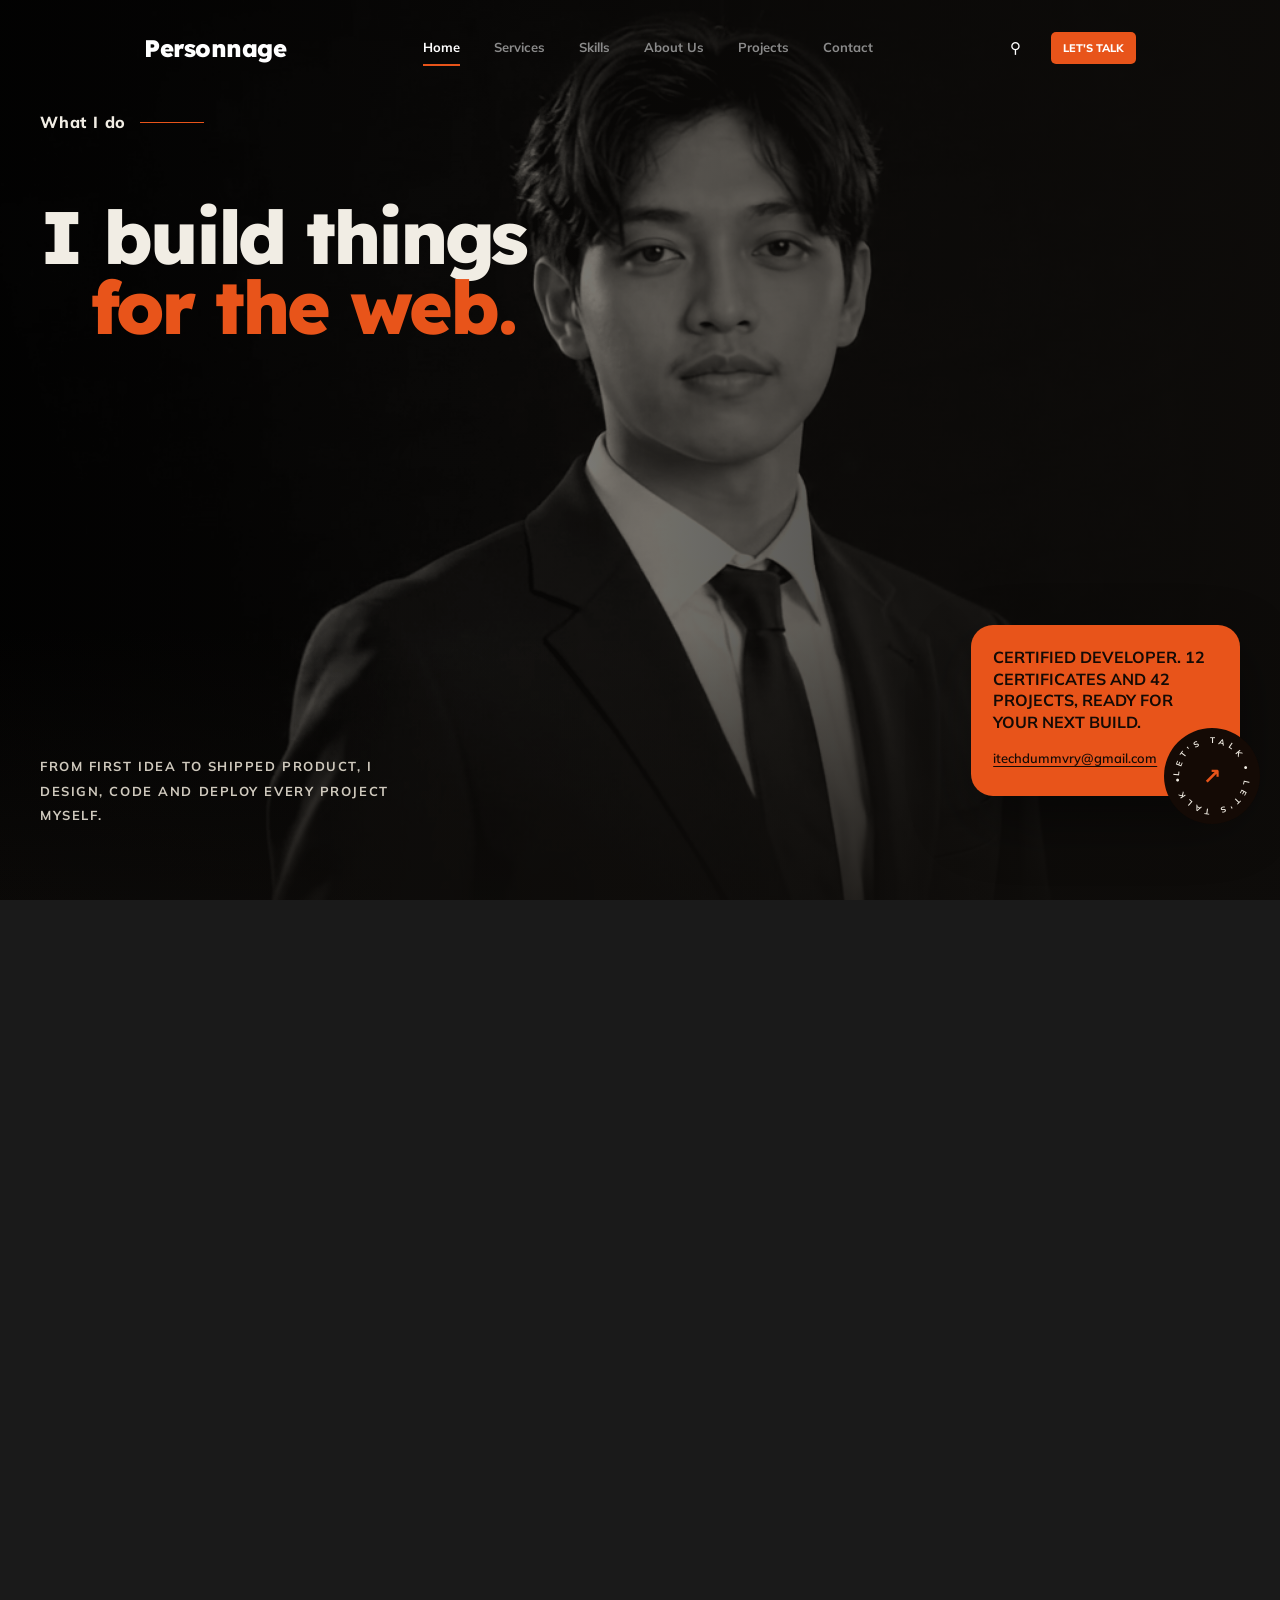
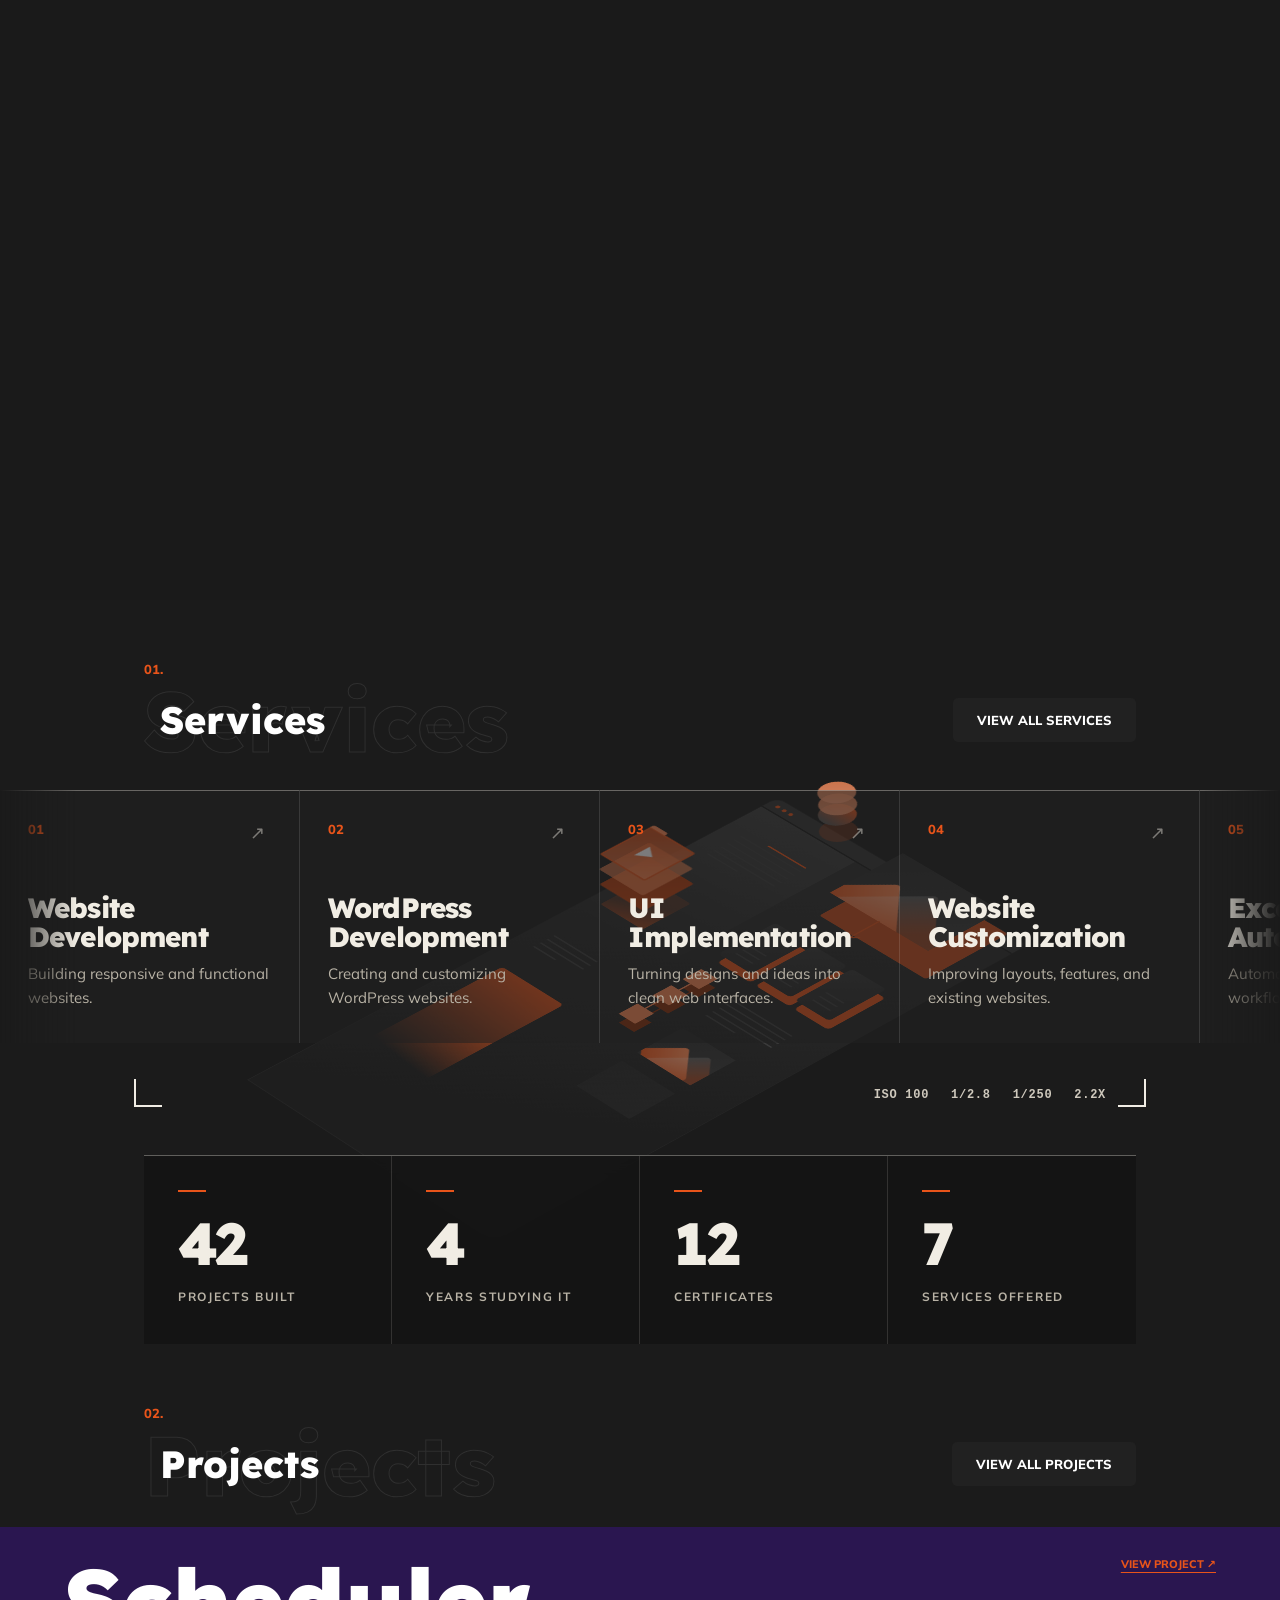
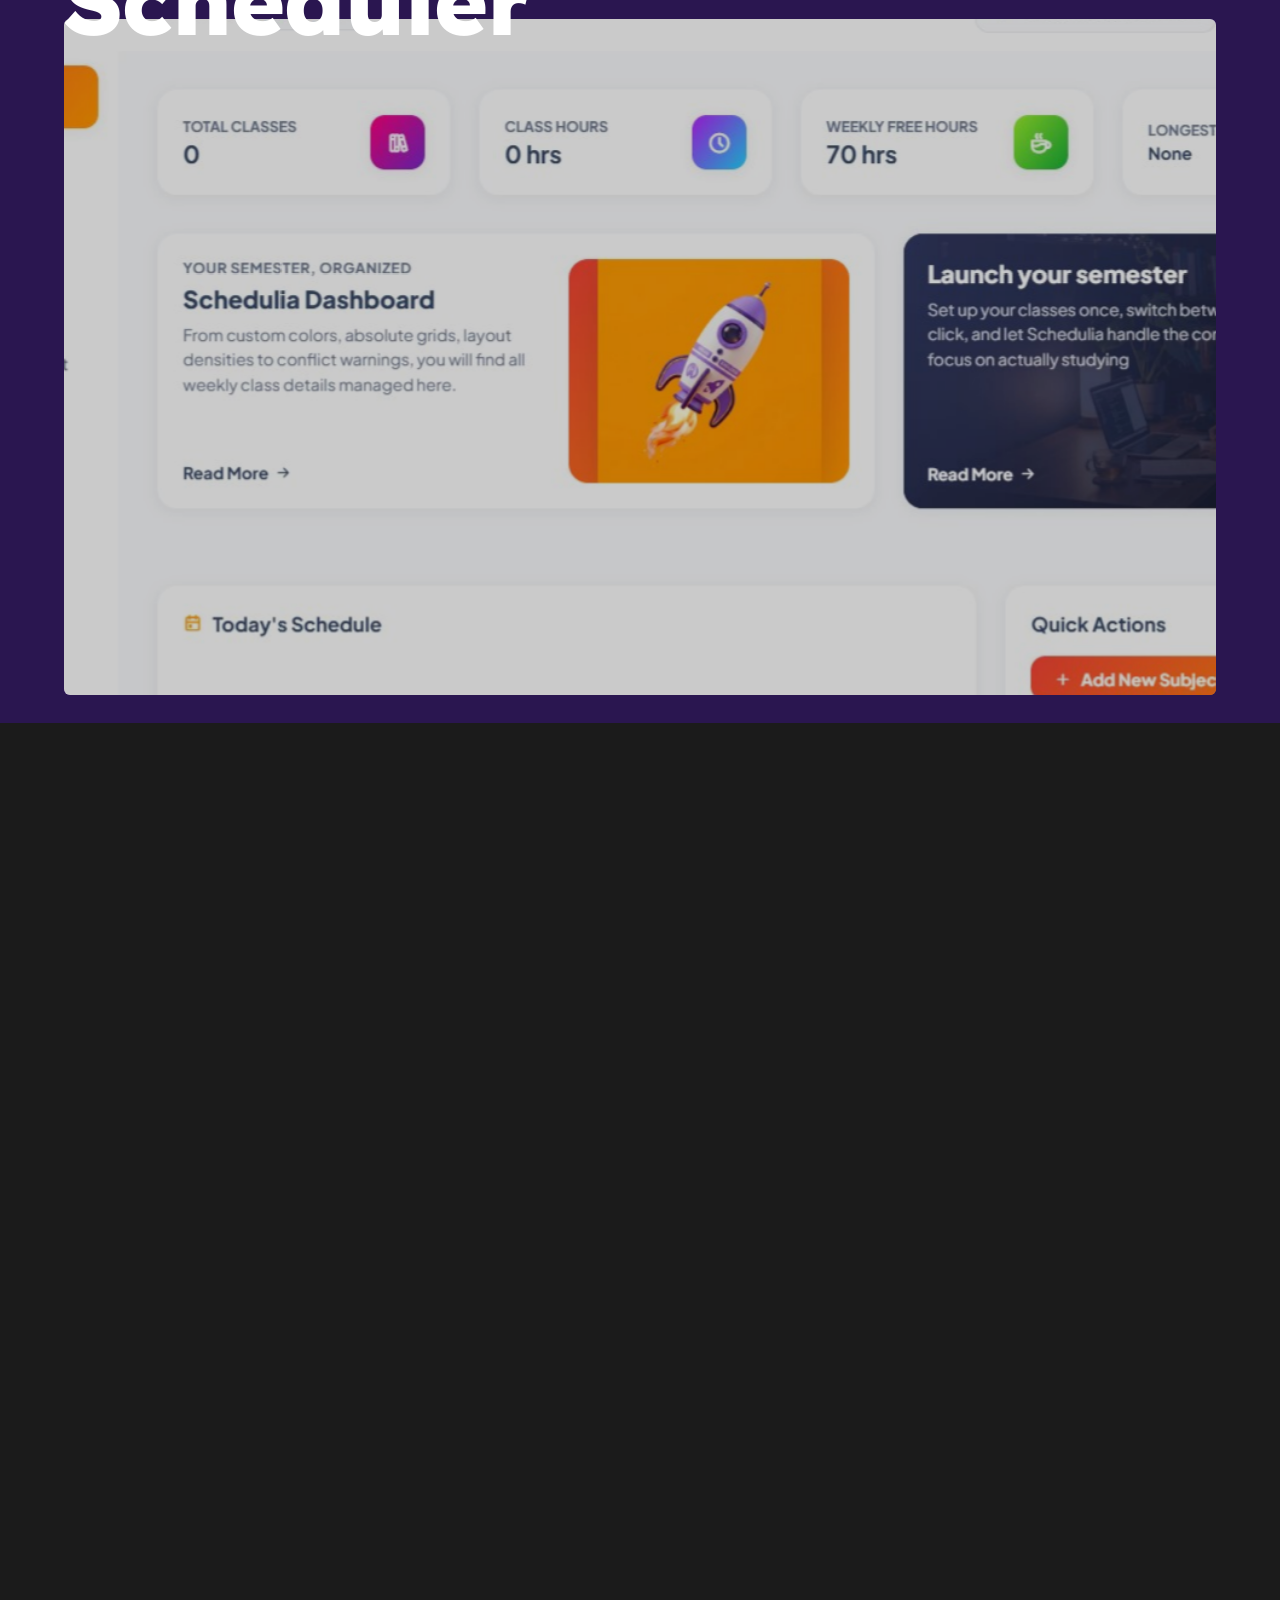
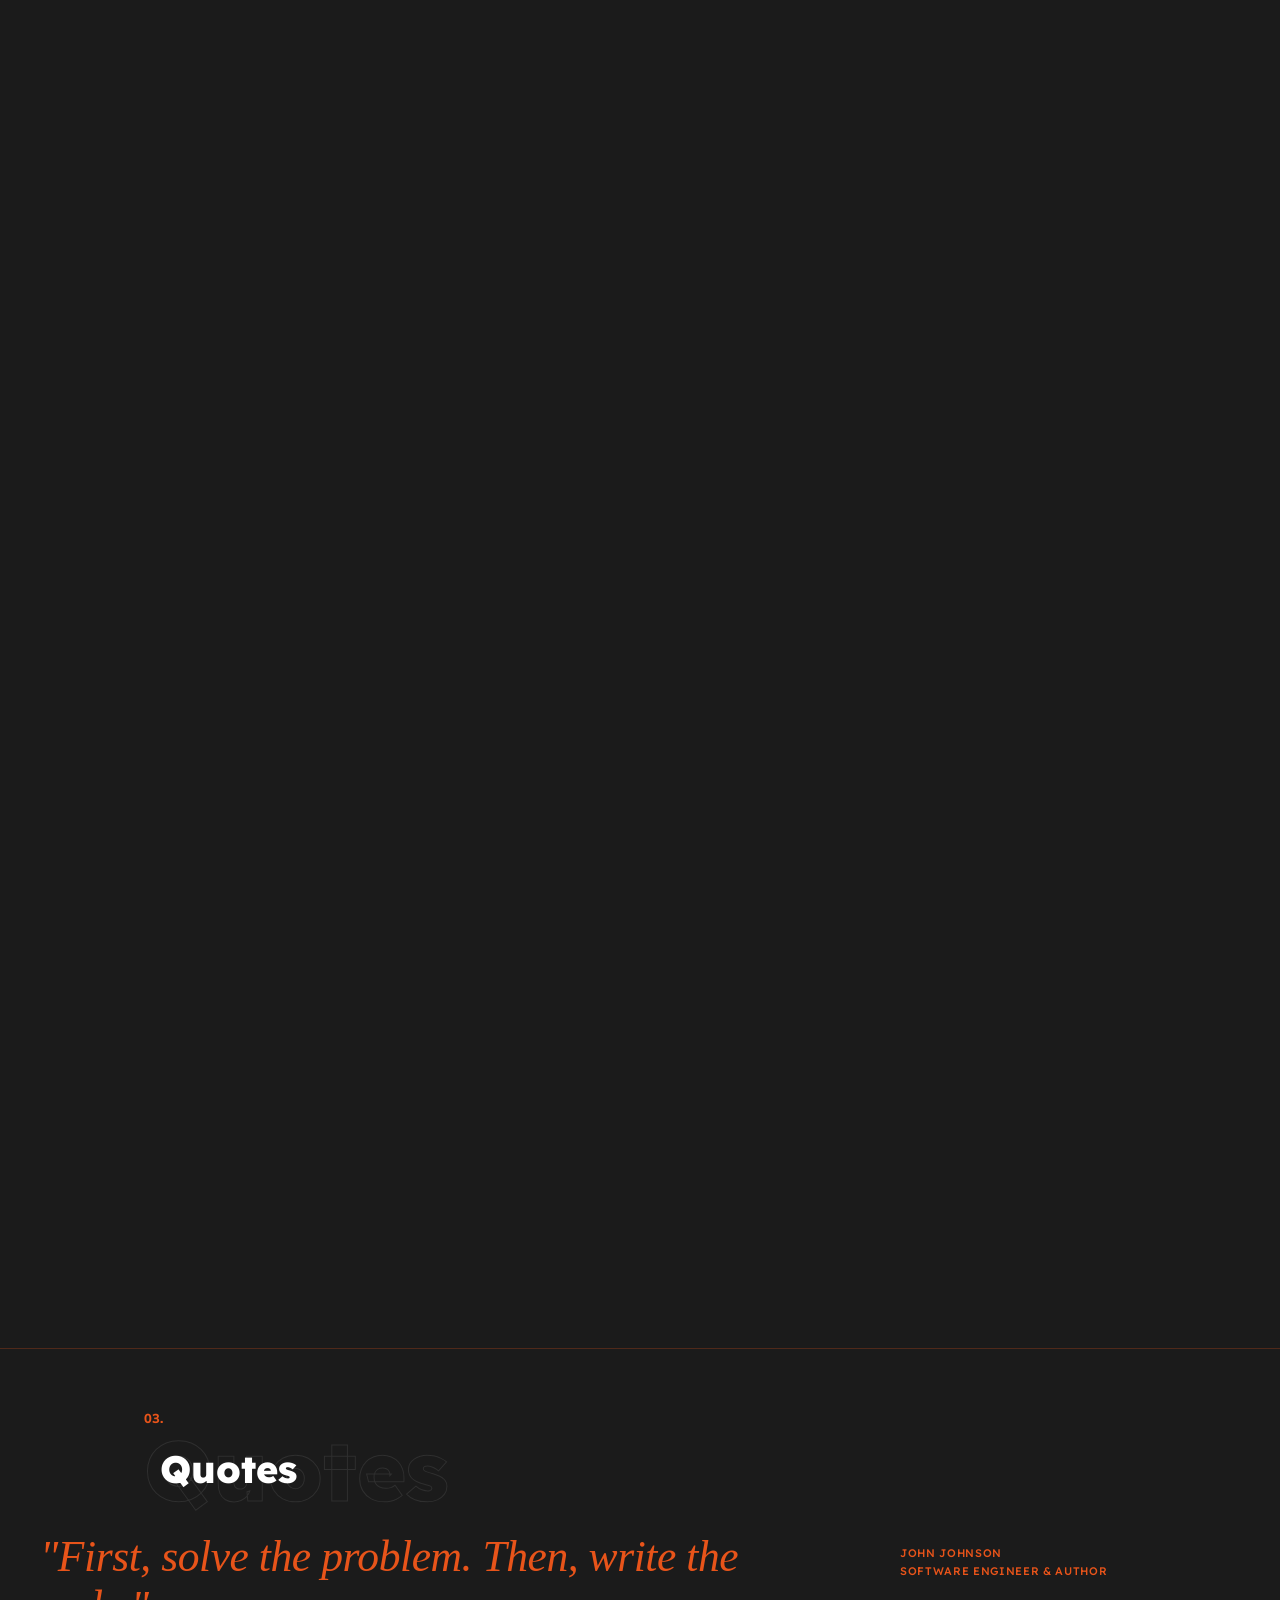
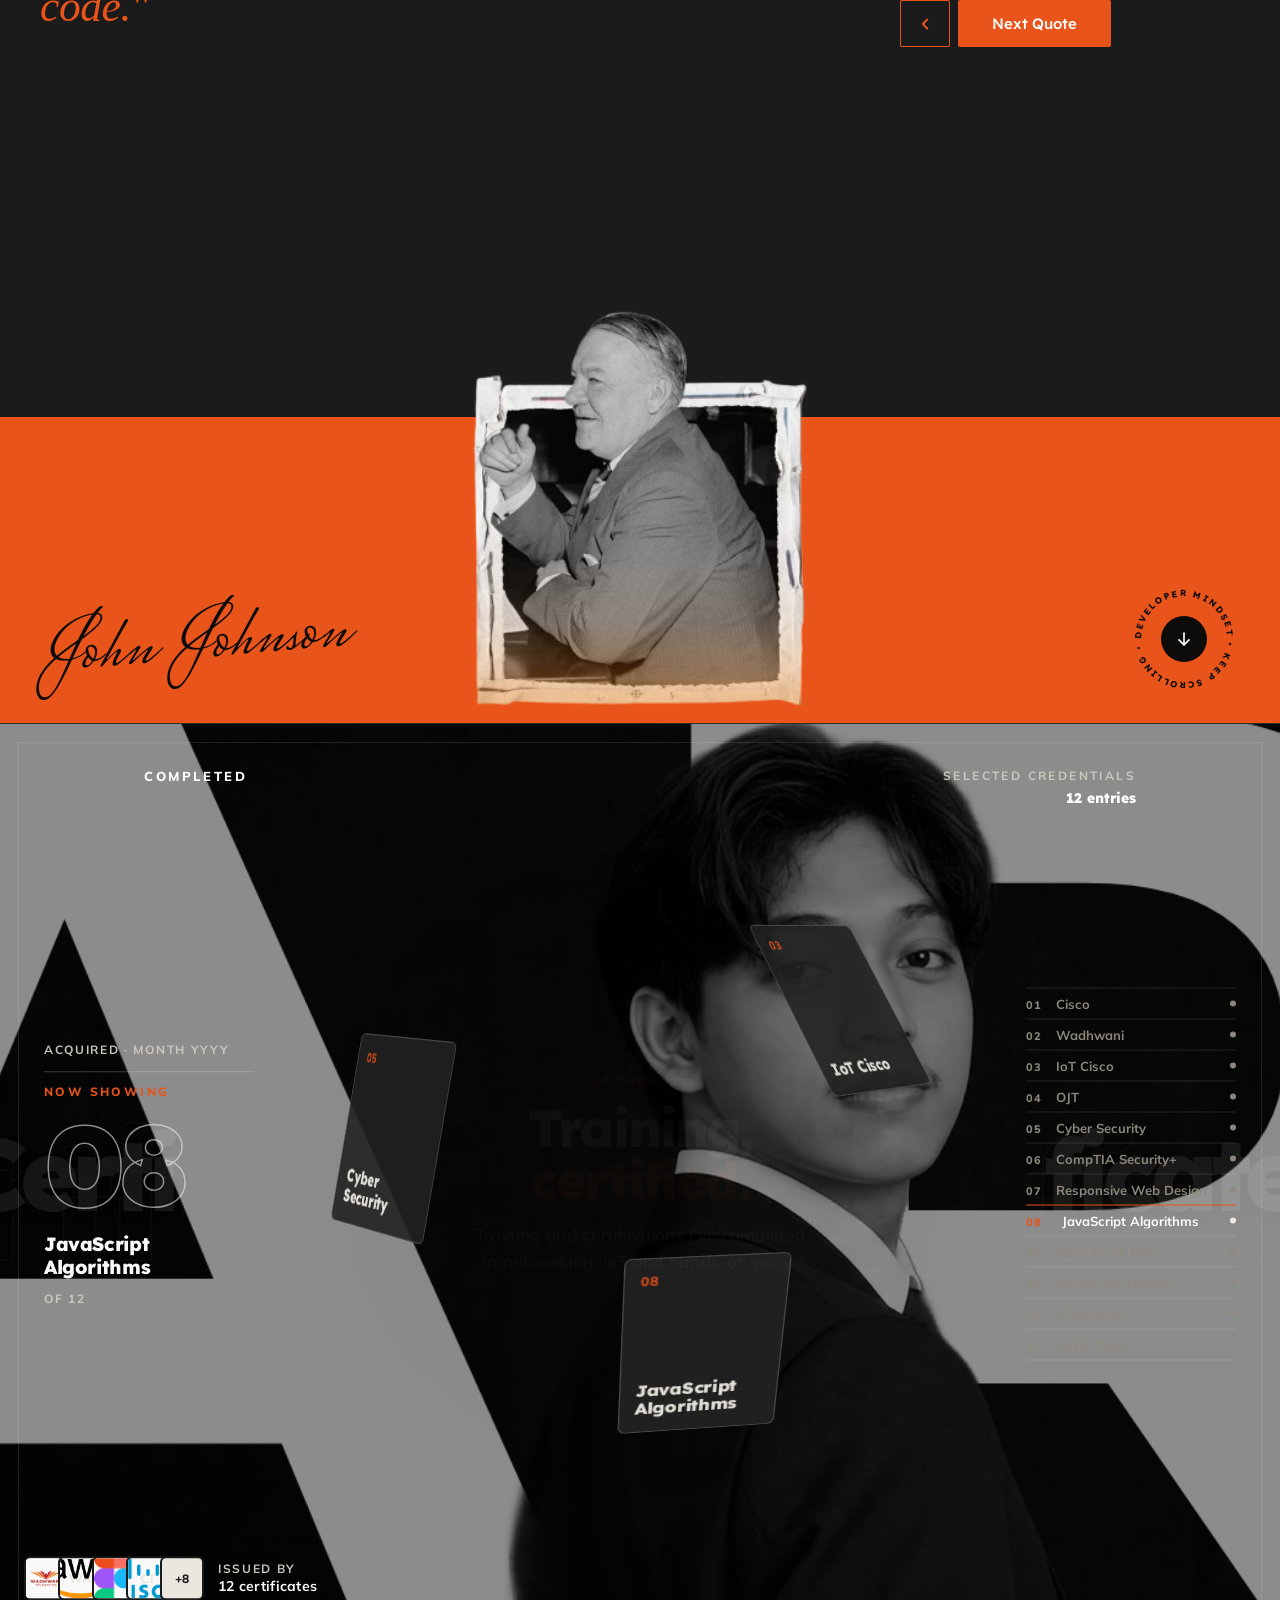
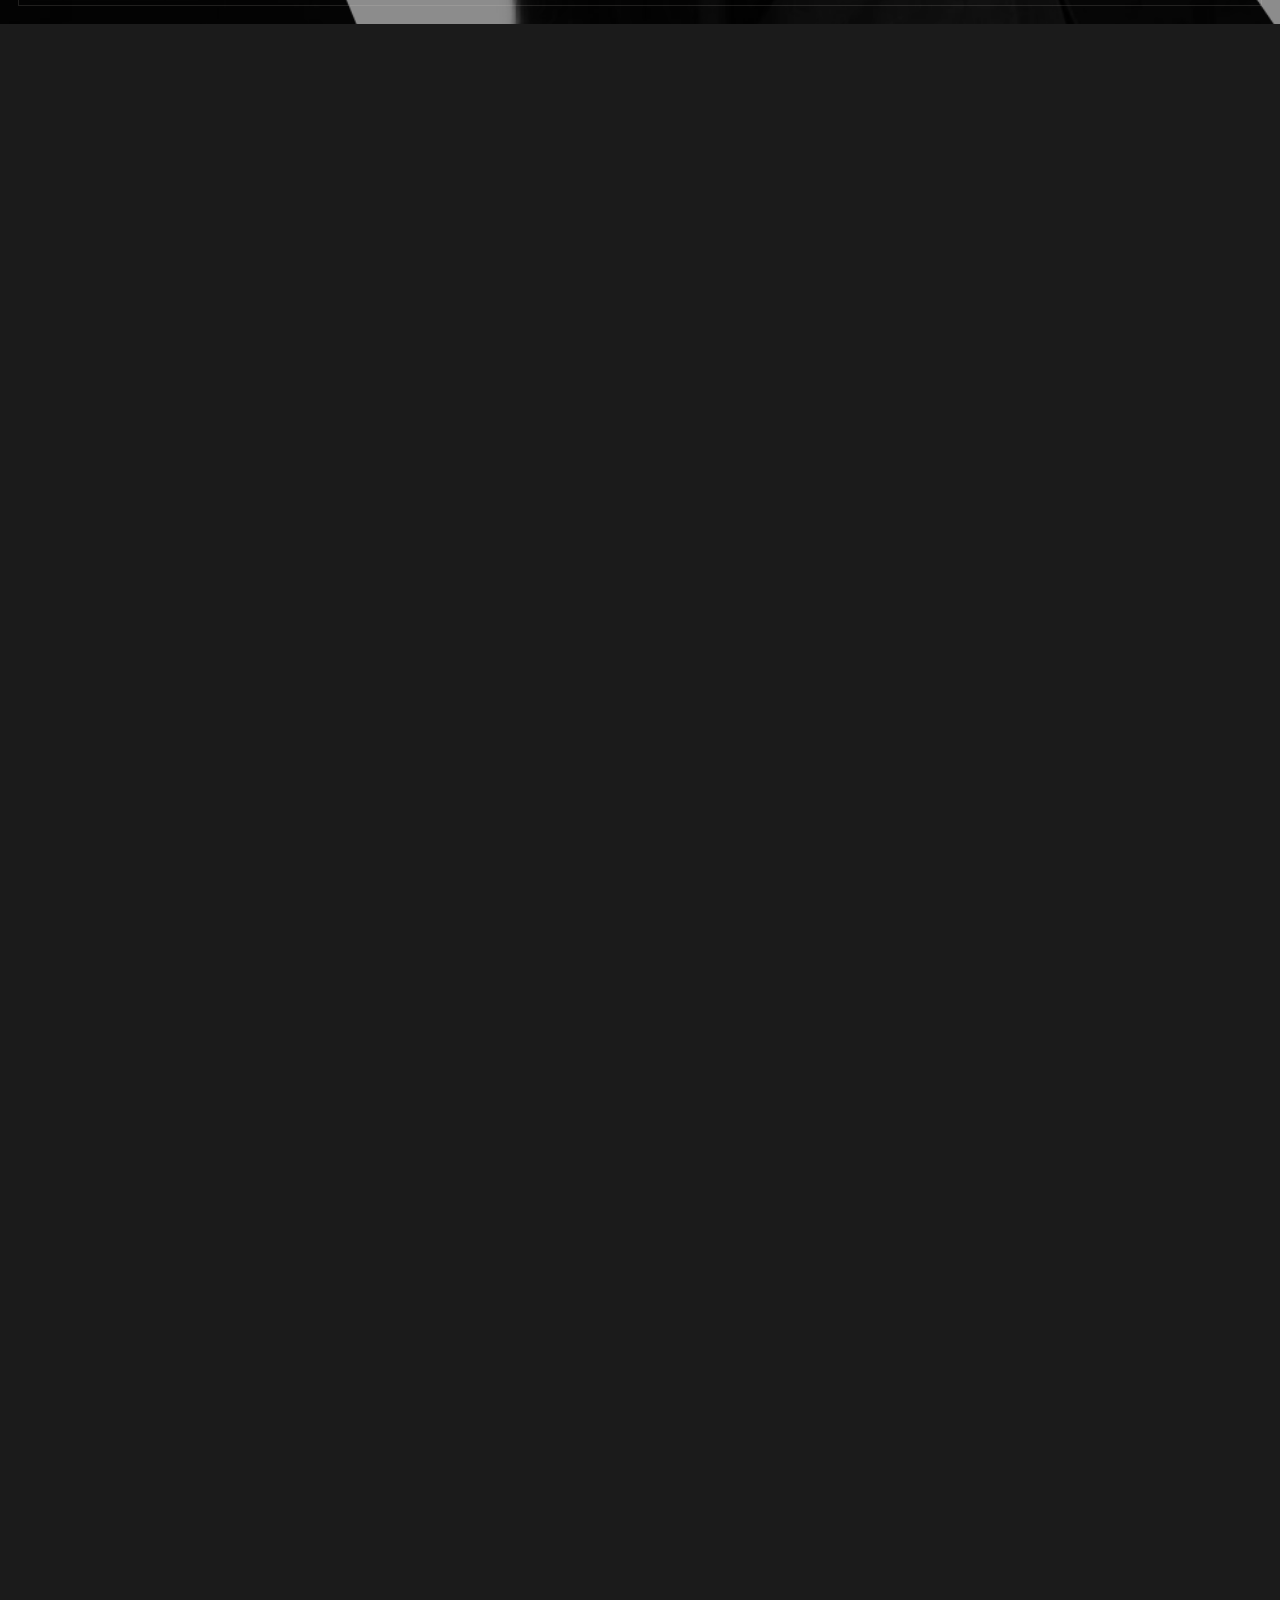
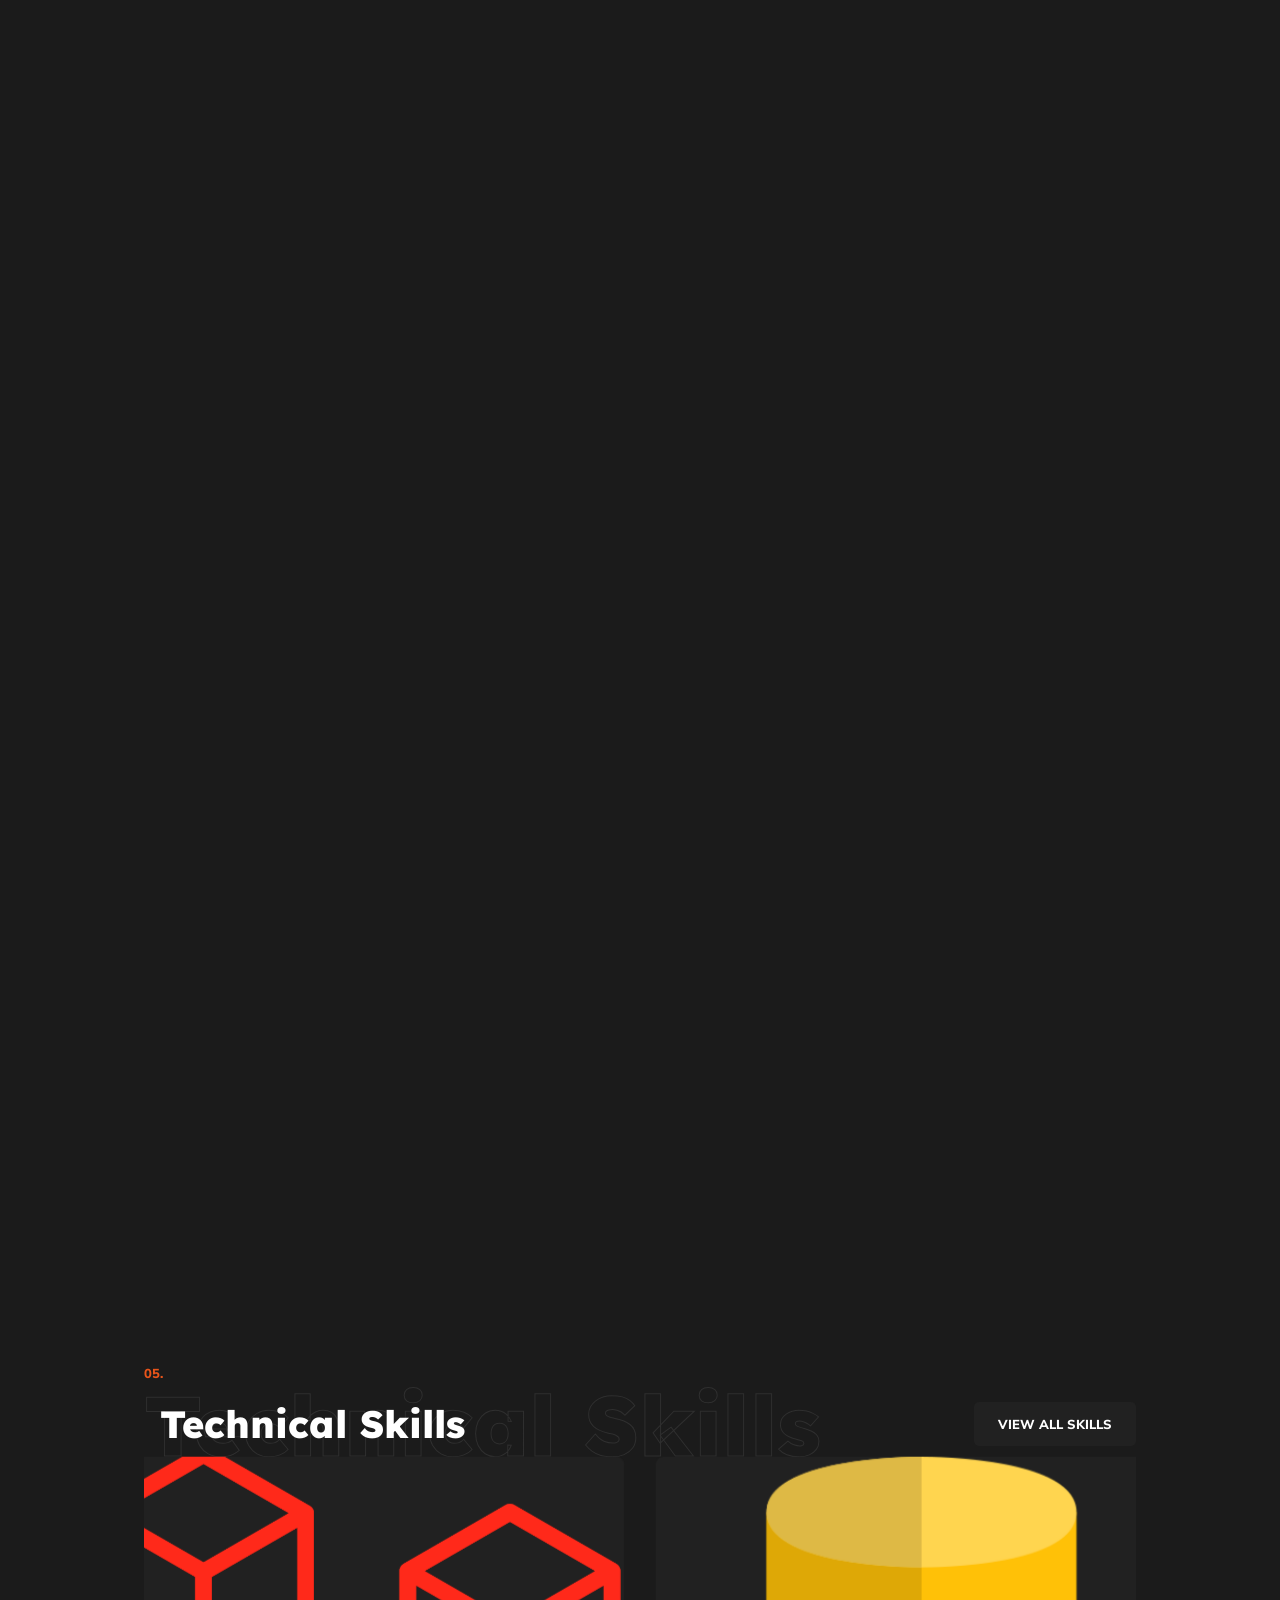
<file: 10-exp-resume/index.html>
<!DOCTYPE html>
<html lang="en">
<head>
  <meta charset="utf-8">
  <meta name="viewport" content="width=device-width, initial-scale=1, viewport-fit=cover">
  <title>Charles Andrei – Full-Stack Developer &amp; Web Specialist</title>
  <meta name="description" content="Portfolio of Charles Andrei, a full-stack developer who designs, builds, and ships modern websites and web applications.">
  <link rel="stylesheet" href="assets/css/style.css">
  <link rel="stylesheet" href="assets/css/orbit.css">
  <link rel="stylesheet" href="assets/css/cube.css">
  <link rel="stylesheet" href="assets/css/videos.css">
  <link rel="stylesheet" href="assets/css/iso.css">
  <link rel="stylesheet" href="assets/css/editorial.css">
  <link rel="stylesheet" href="assets/css/strip.css">
  <link rel="stylesheet" href="assets/css/quotes.css">
  <link rel="stylesheet" href="assets/css/hero-compose.css">
  <link rel="preconnect" href="https://fonts.googleapis.com">
  <link rel="preconnect" href="https://fonts.gstatic.com" crossorigin>
  <link rel="stylesheet" href="https://fonts.googleapis.com/css2?family=Mrs+Saint+Delafield&display=swap">
</head>
<body>
  <site-header></site-header>

  <main>
    <!-- Hero Scroll-Driven Chapter Sequence -->
    <section class="sh" data-frames="150" data-dir="assets/frames/" data-prefix="ezgif-frame-" data-pad="3" data-ext="png" aria-label="Introduction">
      <div class="sh-stick">
        <canvas role="img" aria-label="Scroll-driven animation frame sequence"></canvas>
        <div class="sh-c c0">
          <div class="wrap">
            <div class="ln"><div class="eyebrow">Hello, my name is</div></div>
            <div class="ln"><h1>Charles<br><em>Andrei</em></h1></div>
            <div class="ln"><p class="dek">A full-stack developer who designs, builds and ships websites from first sketch to launch.</p></div>
            <div class="ln">
              <div class="soc">
                <a href="#" aria-label="Facebook">Facebook</a>
                <a href="#" aria-label="Github">Github</a>
                <a href="#" aria-label="Aws">Aws</a>
              </div>
            </div>
          </div>



        </div>
        <div class="sh-c c1">
          <div class="wrap">
            <div class="ln"><div class="eyebrow">What I do</div></div>
            <div class="ln"><h2>I build things<br><em>for the web.</em></h2></div>
            <div class="ln"><p class="sh-p">From first idea to shipped product, I design, code and deploy every project myself.</p></div>
          </div>
          
          <a class="sh-badge" href="contact.html" aria-label="Contact me">
<p class="sh-badge-t">Certified developer. 12 certificates and 42 projects, ready for your next build.</p>
  <span class="sh-badge-m">itechdummvry@gmail.com</span>
  <span class="sh-badge-s" aria-hidden="true">
    <svg viewBox="0 0 100 100">
      <defs><path id="shBadgeRing" d="M50,50 m-34,0 a34,34 0 1,1 68,0 a34,34 0 1,1 -68,0"/></defs>
      <text><textPath href="#shBadgeRing" textLength="212" lengthAdjust="spacing">LET'S TALK • LET'S TALK • </textPath></text>
    </svg>
    <b>↗</b>
  </span>
</a>
        </div>
        <div class="sh-c c2">
          <div class="wrap">
            <div class="ln"><div class="eyebrow">The work so far</div></div>
            <div class="ln"><h2>Code that ships,<br><em>one project at a time.</em></h2></div>
            <div class="ln">
              <div class="sh-stats">
                <div><b>42</b><span>Projects</span></div>
                <div><b>8</b><span>Repositories</span></div>
                <div><b>4</b><span>Years studying IT</span></div>
              </div>
            </div>
          </div>
          <span class="sh-sign" aria-hidden="true">Ignacio</span>
        </div>
        <div class="sh-c c3">
          <span class="sh-sign" aria-hidden="true">Ignacio</span>

          <div class="wrap">
            <div class="ln"><div class="eyebrow">Next up</div></div>
            <div class="ln"><h2>Let's build</h2></div>
            <div class="ln"><h2><em>yours next.</em></h2></div>
            <div class="ln"><p class="sh-p">Download my resume to see my full stack, projects and certifications.</p></div>
            <div class="ln"><div><a class="btn lg rect" href="assets/files/resume.pdf" download>Download my resume</a></div></div>
          </div>
        </div>
        <div class="sh-cue"></div>
        <div class="sh-bar" aria-hidden="true"><i></i></div>
        <div class="sh-load" aria-hidden="true"></div>
      </div>
    </section>

    <!-- Services Teaser Section -->
    <section id="services">
      <div class="svc-iso" aria-hidden="true">
        <div class="iso-hold-illustration iso-w-preserve-3d">
          <div class="iso-background iso-w-clearfix">
            <div class="iso-left-strip"></div>
            <div class="iso-top-bar"><div class="iso-dot"></div><div class="iso-_2 iso-dot"></div><div class="iso-_3 iso-dot"></div></div>
            <div class="iso-text-like-box iso-w-clearfix">
              <div class="iso-text iso-wide" data-ix="arrow-load">&nbsp;</div>
              <div class="iso-straight-line iso-short" data-ix="arrow-load"></div>
              <div class="iso-straight-line-full" data-ix="loading-line-animation"></div>
              <div class="iso-straight-line-full" data-ix="loading-line-animation-2"></div>
              <div class="iso-straight-line-full" data-ix="loading-line-animation-3"></div>
              <div class="iso-straight-line-full" data-ix="loading-line-animation-6-long"></div>
              <div class="iso-straight-line-full" data-ix="loading-line-animation-5"></div>
              <div class="iso-shortened iso-straight-line-full" data-ix="loading-line-animation-6shorted"></div>
            </div>
            <div class="iso-mountain-photo-parent">
              <div class="iso-mountain-photo__real-deal" data-ix="arrow-load">
                <div class="iso-mountain" data-ix="mountain-slide-in-from-left"></div>
                <div class="iso-_2 iso-mountain" data-ix="mountain-slide-in"></div>
              </div>
              <div class="iso-arrow-line" data-ix="arrow-load"><div class="iso-arrow-line-small"></div><div class="iso-arrow-line-small iso-v2"></div></div>
            </div>
            <div class="iso-square-tower" data-ix="arrow-load">
              <div class="iso-play-box iso-w-preserve-3d">
                <div class="iso-play-box__top-bar"></div>
                <div class="iso-overflow-hidden"><div class="iso-play-box__play-icon" data-ix="play-icon-on-load"></div></div>
              </div>
              <div class="iso-play-box__square-1 iso-w-preserve-3d"></div>
              <div class="iso-play-box__square-2 iso-w-preserve-3d"></div>
              <div class="iso-play-box__square-bottom"></div>
            </div>
            <div class="iso-tri-parent iso-w-clearfix">
              <div class="iso-column" data-ix="column-hover"><div class="iso-digit" data-ix="pop-in">&nbsp;</div><div class="iso-straight-line-full" data-ix="loading-line-animation"></div><div class="iso-straight-line-full" data-ix="loading-line-animation-2"></div><div class="iso-straight-line-full" data-ix="loading-line-animation-3"></div></div>
              <div class="iso-column" data-ix="column-hover-2"><div class="iso-digit" data-ix="pop-in-2">&nbsp;</div><div class="iso-straight-line-full" data-ix="loading-line-animation"></div><div class="iso-straight-line-full" data-ix="loading-line-animation-2"></div><div class="iso-straight-line-full" data-ix="loading-line-animation-3"></div></div>
              <div class="iso-column" data-ix="column-hover-3"><div class="iso-digit" data-ix="pop-in-3">&nbsp;</div><div class="iso-straight-line-full" data-ix="loading-line-animation"></div><div class="iso-straight-line-full" data-ix="loading-line-animation-2"></div><div class="iso-straight-line-full" data-ix="loading-line-animation-3"></div></div>
              <div class="iso-string-block" data-ix="hovering-on-load-string-block">
                <div class="iso-square"><div class="iso-connector-bar"></div></div>
                <div class="iso-_2 iso-square"></div>
                <div class="iso-_3 iso-square"><div class="iso-connector-bar"></div></div>
              </div>
              <div class="iso-bottom iso-text-like-box iso-v2 iso-w-clearfix" data-ix="column-hover">
                <div class="iso-straight-line-full" data-ix="loading-line-animation"></div>
                <div class="iso-straight-line-full" data-ix="loading-line-animation-2"></div>
                <div class="iso-straight-line-full" data-ix="loading-line-animation-3"></div>
                <div class="iso-straight-line-full" data-ix="loading-line-animation-6-long"></div>
                <div class="iso-shortened iso-straight-line-full" data-ix="loading-line-animation-4-shortened"></div>
                <div class="iso-mountain-photo__real-deal iso-small" data-ix="column-hover"><div class="iso-mountain iso-shrunked" data-ix="mountain-slide-in-from-left"></div><div class="iso-_2 iso-mountain iso-shrunked" data-ix="mountain-slide-in"></div></div>
                <div class="iso-mountain-photo__real-deal iso-no-mountains iso-small" data-ix="column-hover"></div>
              </div>
            </div>
            <div class="iso-bottom iso-text-like-box" data-ix="column-hover">
              <div class="iso-straight-line-full" data-ix="loading-line-animation"></div>
              <div class="iso-straight-line-full" data-ix="loading-line-animation-2"></div>
              <div class="iso-straight-line-full" data-ix="loading-line-animation-3"></div>
              <div class="iso-shortened iso-straight-line-full" data-ix="loading-line-animation-4-shortened"></div>
            </div>
            <div class="iso-bottom-line-bar" data-ix="column-hover-3"></div>
            <div class="iso-circle-tower" data-ix="column-hover"><div class="iso-circle-top iso-w-preserve-3d"></div><div class="iso-_2 iso-circle-top iso-w-preserve-3d"></div><div class="iso-_3 iso-circle-top"></div></div>
          </div>
        </div>
      </div>
      <div class="wrap">
        <div class="head">
          <small>01.</small>
          <h2 data-g="Services">Services</h2>
          <a class="btn dk" href="services.html">View all Services</a>
        </div>
        <div class="svc-view" aria-label="Services">
          <div class="grid3 svc-strip">
            <a class="card" href="contact.html"><div class="ic"></div><h3>Website Development</h3><p>Building responsive and functional websites.</p></a>
            <a class="card" href="contact.html"><div class="ic"></div><h3>WordPress Development</h3><p>Creating and customizing WordPress websites.</p></a>
            <a class="card" href="contact.html"><div class="ic"></div><h3>UI Implementation</h3><p>Turning designs and ideas into clean web interfaces.</p></a>
            <a class="card" href="contact.html"><div class="ic"></div><h3>Website Customization</h3><p>Improving layouts, features, and existing websites.</p></a>
            <a class="card" href="contact.html"><div class="ic"></div><h3>Excel &amp; VBA Automation</h3><p>Automating repetitive tasks and workflows.</p></a>
            <a class="card" href="contact.html"><div class="ic"></div><h3>IT Support</h3><p>Basic troubleshooting and technical assistance.</p></a>
            <a class="card" href="contact.html"><div class="ic"></div><h3>Website Maintenance</h3><p>Updating, improving, and maintaining websites.</p></a>
            <a class="card" href="contact.html" tabindex="-1" aria-hidden="true"><div class="ic"></div><h3>Website Development</h3><p>Building responsive and functional websites.</p></a>
            <a class="card" href="contact.html" tabindex="-1" aria-hidden="true"><div class="ic"></div><h3>WordPress Development</h3><p>Creating and customizing WordPress websites.</p></a>
            <a class="card" href="contact.html" tabindex="-1" aria-hidden="true"><div class="ic"></div><h3>UI Implementation</h3><p>Turning designs and ideas into clean web interfaces.</p></a>
            <a class="card" href="contact.html" tabindex="-1" aria-hidden="true"><div class="ic"></div><h3>Website Customization</h3><p>Improving layouts, features, and existing websites.</p></a>
            <a class="card" href="contact.html" tabindex="-1" aria-hidden="true"><div class="ic"></div><h3>Excel &amp; VBA Automation</h3><p>Automating repetitive tasks and workflows.</p></a>
            <a class="card" href="contact.html" tabindex="-1" aria-hidden="true"><div class="ic"></div><h3>IT Support</h3><p>Basic troubleshooting and technical assistance.</p></a>
            <a class="card" href="contact.html" tabindex="-1" aria-hidden="true"><div class="ic"></div><h3>Website Maintenance</h3><p>Updating, improving, and maintaining websites.</p></a>
          </div>
          <i class="vf vf-l"></i><i class="vf vf-r"></i>
          <div class="strip-exif"><span>ISO 100</span><span>1/2.8</span><span>1/250</span><span>2.2x</span></div>
        </div>
        <div class="stats">
          <div><i></i><b>42</b><span>Projects built</span></div>
          <div><i></i><b>4</b><span>Years studying IT</span></div>
          <div><i></i><b>12</b><span>Certificates</span></div>
          <div><i></i><b>7</b><span>Services offered</span></div>
        </div>
      </div>
    </section>

    <!-- Projects Section -->
    <section class="sec-tight">
      <div class="wrap">
        <div class="head">
          <small>02.</small>
          <h2 data-g="Projects">Projects</h2>
          <a class="btn dk" href="projects.html">View All Projects</a>
        </div>
      </div>
    </section>

<section class="vsec">
  <div class="vstage">
    <div class="vview">
      <div class="vg">

        <!-- CARD 1: Scheduler -->
        <!-- VIDEO OPTIONS (add ONE inside the <div class="v"> tag below):
             Local file:  data-video="assets/videos/scheduler.mp4"
             YouTube:     data-embed="https://www.youtube.com/embed/VIDEO_ID"  -->
        <div class="vi">
          <div class="v" style="background:linear-gradient(160deg,#1a1240,#6a3aa0 60%,#c4781c)">
            <img src="assets/images/video/video-1.jpg" alt="Scheduler preview" data-optional>
          </div>
          <h3>Scheduler</h3>
          <span><a href="https://scheduler-alpha-fawn.vercel.app/" target="_blank" rel="noopener noreferrer">View Project ↗</a></span>
        </div>

        <!-- CARD 2: PromptKit -->
        <!-- VIDEO OPTIONS (add ONE inside the <div class="v"> tag below):
             Local file:  data-video="assets/videos/promptkit.mp4"
             YouTube:     data-embed="https://www.youtube.com/embed/VIDEO_ID"  -->
        <div class="vi">
          <div class="v" style="background:linear-gradient(160deg,#0c0c0c,#1d1d1d 60%,#3a3320)">
            <img src="assets/images/video/video-2.jpg" alt="PromptKit preview" data-optional>
          </div>
          <h3>PromptKit</h3>
          <span><a href="https://promptkit-vercel.vercel.app/login" target="_blank" rel="noopener noreferrer">View Project ↗</a></span>
        </div>

        <!-- CARD 3: MangaVault -->
        <!-- VIDEO OPTIONS (add ONE inside the <div class="v"> tag below):
             Local file:  data-video="assets/videos/mangavault.mp4"
             YouTube:     data-embed="https://www.youtube.com/embed/VIDEO_ID"  -->
        <div class="vi">
          <div class="v" style="background:linear-gradient(160deg,#1a0a2a,#8a2a6a 55%,#e8841a)">
            <img src="assets/images/video/video-3.jpg" alt="MangaVault preview" data-optional>
          </div>
          <h3>MangaVault</h3>
          <span><a href="https://manga-vault-gamma.vercel.app/" target="_blank" rel="noopener noreferrer">View Project ↗</a></span>
        </div>

        <!-- CARD 4: AcadLink -->
        <!-- VIDEO OPTIONS (add ONE inside the <div class="v"> tag below):
             Local file:  data-video="assets/videos/acadlink.mp4"
             YouTube:     data-embed="https://www.youtube.com/embed/VIDEO_ID"  -->
        <div class="vi">
          <div class="v" style="background:linear-gradient(160deg,#2c3a4a,#4a5a6c 60%,#b3801c)">
            <img src="assets/images/video/video-4.jpg" alt="AcadLink preview" data-optional>
          </div>
          <h3>AcadLink</h3>
          <span><a href="https://acadlinkpublic.vercel.app/" target="_blank" rel="noopener noreferrer">View Project ↗</a></span>
        </div>

        <!-- CARD 5: Free Resume -->
        <!-- VIDEO OPTIONS (add ONE inside the <div class="v"> tag below):
             Local file:  data-video="assets/videos/free-resume.mp4"
             YouTube:     data-embed="https://www.youtube.com/embed/VIDEO_ID"  -->
        <div class="vi">
          <div class="v" style="background:linear-gradient(160deg,#9a5a1c,#b8b0a0 55%,#5a5a40)">
            <img src="assets/images/video/video-5.jpg" alt="Free Resume preview" data-optional>
          </div>
          <h3>Free Resume</h3>
          <span><a href="https://freeresumeccc.vercel.app/" target="_blank" rel="noopener noreferrer">View Project ↗</a></span>
        </div>

        <!-- CARD 6: Sidebar Note -->
        <!-- VIDEO OPTIONS (add ONE inside the <div class="v"> tag below):
             Local file:  data-video="assets/videos/sidebar-note.mp4"
             YouTube:     data-embed="https://www.youtube.com/embed/VIDEO_ID"  -->
        <div class="vi">
          <div class="v" style="background:linear-gradient(160deg,#04343c,#0a5a60 55%,#8a1414)">
            <img src="assets/images/video/video-6.jpg" alt="Sidebar Note preview" data-optional>
          </div>
          <h3>Sidebar Note</h3>
          <span><a href="https://sidebar-note.vercel.app/" target="_blank" rel="noopener noreferrer">View Project ↗</a></span>
        </div>

      </div>
    </div>
  </div>
</section>

    <!-- Developer Philosophy & Quotes Section -->
    <section class="dev-quotes-sec" id="developer-quotes" aria-label="Developer Mindset & Quotes">
      <div class="wrap">
        <div class="head">
          <small>03.</small>
          <h2 data-g="Quotes">Quotes</h2>
        </div>
      </div>
      <div class="wrap-wide">
        <div class="dev-quotes-card" id="quotesSlider">
          <div class="dq-top">
            <blockquote class="quote-text" id="quoteText">"Simplicity is prerequisite for reliability."</blockquote>

            <div class="dq-meta">
              <p class="dq-by"><span class="quote-author-name" id="quoteAuthor">Edsger W. Dijkstra</span><span class="quote-author-role" id="quoteRole">Turing Award Winner &amp; CS Pioneer</span></p>
              <div class="quote-nav">
                <button class="quote-btn prev" id="quotePrevBtn" aria-label="Previous quote">
                  <svg viewBox="0 0 24 24" width="18" height="18" fill="none" stroke="currentColor" stroke-width="2.5" stroke-linecap="round" stroke-linejoin="round"><polyline points="15 18 9 12 15 6"></polyline></svg>
                </button>
                <button class="quote-btn next" id="quoteNextBtn" aria-label="Next quote">Next Quote</button>
              </div>
            </div>
          </div>

          <div class="dq-stage">
            <div class="dq-band" aria-hidden="true"></div>
            <img class="dq-photo" id="quoteImage" alt="" style="visibility:hidden">


            <div class="dq-corner dq-left dq-sign" aria-hidden="true">
              <img id="quoteSignImg" alt="" hidden>
              <span id="quoteSign">Edsger W. Dijkstra</span>
            </div>

            <a class="dq-corner dq-right dq-badge" href="#certificates" aria-label="Scroll to next section">
              <svg viewBox="0 0 120 120" width="112" height="112" aria-hidden="true">
                <defs><path id="dqRing" d="M60,60 m-46,0 a46,46 0 1,1 92,0 a46,46 0 1,1 -92,0"/></defs>
                <text class="dq-ring-text"><textPath href="#dqRing">Developer Mindset • Keep Scrolling • Developer Mindset • Keep Scrolling •</textPath></text>
              </svg>
              <span class="dq-arrow"><svg viewBox="0 0 24 24" width="20" height="20" fill="none" stroke="currentColor" stroke-width="2" stroke-linecap="round" stroke-linejoin="round"><line x1="12" y1="5" x2="12" y2="19"></line><polyline points="6 13 12 19 18 13"></polyline></svg></span>
            </a>
          </div>
        </div>
      </div>
    </section>


    <!-- Certificates Section -->
    <section class="cg" id="certificates" aria-label="Certificates">
      <div class="cg-stick">
        <h2 class="cg-title" aria-label="Certificates"><span class="cg-l" aria-hidden="true">Certi</span><span class="cg-r" aria-hidden="true">ficates</span></h2>
        <div class="cg-world">
          <div class="cg-ring">
            <div class="cg-card" data-date="Month YYYY" data-status="completed"><i>01</i><b>Cisco</b></div>
            <div class="cg-card" data-date="Month YYYY" data-status="completed"><i>02</i><b>Wadhwani</b></div>
            <div class="cg-card" data-date="Month YYYY" data-status="completed"><i>03</i><b>IoT Cisco</b></div>
            <div class="cg-card" data-date="Month YYYY" data-status="completed"><i>04</i><b>OJT</b></div>
            <div class="cg-card" data-date="Month YYYY" data-status="completed"><i>05</i><b>Cyber Security</b></div>
            <div class="cg-card" data-date="Month YYYY" data-status="completed"><i>06</i><b>CompTIA Security+</b></div>
            <div class="cg-card" data-date="Month YYYY" data-status="completed"><i>07</i><b>Responsive Web Design</b></div>
            <div class="cg-card" data-date="Month YYYY" data-status="completed"><i>08</i><b>JavaScript Algorithms</b></div>
            <div class="cg-card" data-date="Month YYYY" data-status="completed"><i>09</i><b>Meta Front-End</b></div>
            <div class="cg-card" data-date="Month YYYY" data-status="completed"><i>10</i><b>Google UX Design</b></div>
            <div class="cg-card" data-date="Month YYYY" data-status="completed"><i>11</i><b>CCNA Intro</b></div>
            <div class="cg-card" data-date="Month YYYY" data-status="completed"><i>12</i><b>AWS Cloud</b></div>
          </div>
        </div>
        <div class="cg-copy">
          <small>04. Certificates</small>
          <h3>Training,<br><em>certified.</em></h3>
          <p>Training and certifications I've completed in networking, IoT and hands-on work.</p>
        </div>
        <div class="cg-hint">Scroll</div>
        <div class="cg-drag">Drag to spin</div>
        <div class="cg-avatars">
          <div class="cg-av">
            <span>CI<img src="assets/images/logo/wadwani.jpg" alt="" data-optional></span>
            <span>WA<img src="assets/images/logo/aws.png" alt="" data-optional></span>
            <span>CS<img src="assets/images/logo/figma.png" alt="" data-optional></span>
            <span>CT<img src="assets/images/logo/cisco.png" alt="" data-optional></span>
            <span class="cg-more">+8</span>
          </div>
          <p>Issued by<b>12 certificates</b></p>
        </div>
      </div>
    </section>

    <!-- Technical Skills Teaser -->
    <section class="skills-teaser" id="skills-teaser">
      <div class="skills-bg" aria-hidden="true">
        <ul class="circles">
          <li></li><li></li><li></li><li></li><li></li>
          <li></li><li></li><li></li><li></li><li></li>
        </ul>
      </div>

      <div class="wrap">
        <div class="head">
          <small>05.</small>
          <h2 data-g="Technical Skills">Technical Skills</h2>
          <a class="btn dk" href="skills.html">View all Skills</a>
        </div>

        <div class="cb-track" style="--n:6">
          <div class="cb-stage">
            <!-- CUBE 1 -->
            <div class="cb-wrap">
              <div class="cb-cube" data-dir="1">
                <div class="cb-face" data-face="top">
                  <img src="assets/images/skill/laravel.png" alt="Laravel" data-optional>
                  <div class="cb-cap">
                    <em>Backend</em>
                    <h3>Laravel</h3>
                    <p>Clean, scalable PHP web apps with routing, authentication, database models and Blade views.</p>
                  </div>
                </div>
                <div class="cb-face" data-face="front">
                  <img src="assets/images/skill/php.png" alt="PHP" data-optional>
                  <div class="cb-cap">
                    <em>Backend</em>
                    <h3>PHP</h3>
                    <p>Server-side logic, APIs and form handling written in modern, readable PHP.</p>
                  </div>
                </div>
                <div class="cb-face" data-face="right">
                  <img src="assets/images/skill/livewire.png" alt="Livewire" data-optional>
                  <div class="cb-cap">
                    <em>Backend</em>
                    <h3>Livewire</h3>
                    <p>Reactive interfaces without leaving PHP, with live forms, tables and search.</p>
                  </div>
                </div>
                <div class="cb-face" data-face="back">
                  <img src="assets/images/skill/html.png" alt="HTML" data-optional>
                  <div class="cb-cap">
                    <em>Frontend</em>
                    <h3>HTML</h3>
                    <p>Semantic, accessible markup that forms the solid base of every page.</p>
                  </div>
                </div>
                <div class="cb-face" data-face="left">
                  <img src="assets/images/skill/css.png" alt="CSS" data-optional>
                  <div class="cb-cap">
                    <em>Frontend</em>
                    <h3>CSS</h3>
                    <p>Responsive layouts, animations and polished styling that match your brand.</p>
                  </div>
                </div>
                <div class="cb-face" data-face="bottom">
                  <img src="assets/images/skill/js.png" alt="JavaScript" data-optional>
                  <div class="cb-cap">
                    <em>Frontend</em>
                    <h3>JavaScript</h3>
                    <p>Interactive behavior including sliders, filters, dashboards and smooth effects.</p>
                  </div>
                </div>
              </div>
            </div>

            <!-- CUBE 2 -->
            <div class="cb-wrap">
              <div class="cb-cube" data-dir="-1">
                <div class="cb-face" data-face="top">
                  <img src="assets/images/skill/sql.png" alt="SQL" data-optional>
                  <div class="cb-cap">
                    <em>Data</em>
                    <h3>SQL</h3>
                    <p>Database design, queries and reports that keep data organized and fast.</p>
                  </div>
                </div>
                <div class="cb-face" data-face="front">
                  <img src="assets/images/skill/figma.png" alt="Figma" data-optional>
                  <div class="cb-cap">
                    <em>Design</em>
                    <h3>Figma</h3>
                    <p>UI mockups and clickable prototypes designed before a single line of code.</p>
                  </div>
                </div>
                <div class="cb-face" data-face="right">
                  <img src="assets/images/skill/nodejs.png" alt="Node.js" data-optional>
                  <div class="cb-cap">
                    <em>Backend</em>
                    <h3>Node.js</h3>
                    <p>Fast JavaScript back ends: REST APIs, real-time features and server tools.</p>
                  </div>
                </div>
                <div class="cb-face" data-face="back">
                  <img src="assets/images/skill/tailwind.png" alt="Tailwind CSS" data-optional>
                  <div class="cb-cap">
                    <em>Frontend</em>
                    <h3>Tailwind CSS</h3>
                    <p>Utility-first styling for building responsive, consistent interfaces quickly.</p>
                  </div>
                </div>
                <div class="cb-face" data-face="left">
                  <img src="assets/images/skill/git.png" alt="Git" data-optional>
                  <div class="cb-cap">
                    <em>Workflow</em>
                    <h3>Git</h3>
                    <p>Version control so every change is tracked and easy to roll back.</p>
                  </div>
                </div>
                <div class="cb-face" data-face="bottom">
                  <img src="assets/images/skill/wordpress.png" alt="WordPress" data-optional>
                  <div class="cb-cap">
                    <em>CMS</em>
                    <h3>WordPress</h3>
                    <p>Custom themes, plugins and easy-to-manage websites you can update yourself.</p>
                  </div>
                </div>
              </div>
            </div>

            <div class="cb-hint">Scroll to turn the cubes</div>
          </div>
        </div>
      </div>
    </section>

    <!-- Call To Action Section -->
    <section id="contact" class="cta-sec">
      <div class="wrap">
        <div class="cta">
          <div>
            <div class="eyebrow">05.</div>
            <h2>Let's talk about<br>your project</h2>
            <p>Have an idea? Let’s turn it into something useful, thoughtful, and well-built. Send me a message and let’s create something together.</p>
            <a class="btn lg" href="contact.html">Contact</a>
          </div>
          <img class="person" src="assets/images/cta/cta-person.png" alt="Charles Andrei portrait" data-optional>
        </div>
      </div>
    </section>
  </main>

  <site-footer></site-footer>

  <!-- Scripts with descriptive filenames -->
  <script src="assets/js/components.js"></script>
  <script src="assets/js/hero-sequence.js"></script>
  <script src="assets/js/certificates-orbit.js"></script>
  <script src="assets/js/skills-cubes.js"></script>
  <script src="assets/js/video-player.js"></script>
  <script src="assets/js/services-iso-bg.js"></script>
  <script src="assets/js/developer-quotes.js"></script>
  <script src="assets/js/hero-fx.js"></script>
</body>
</html>
</file>
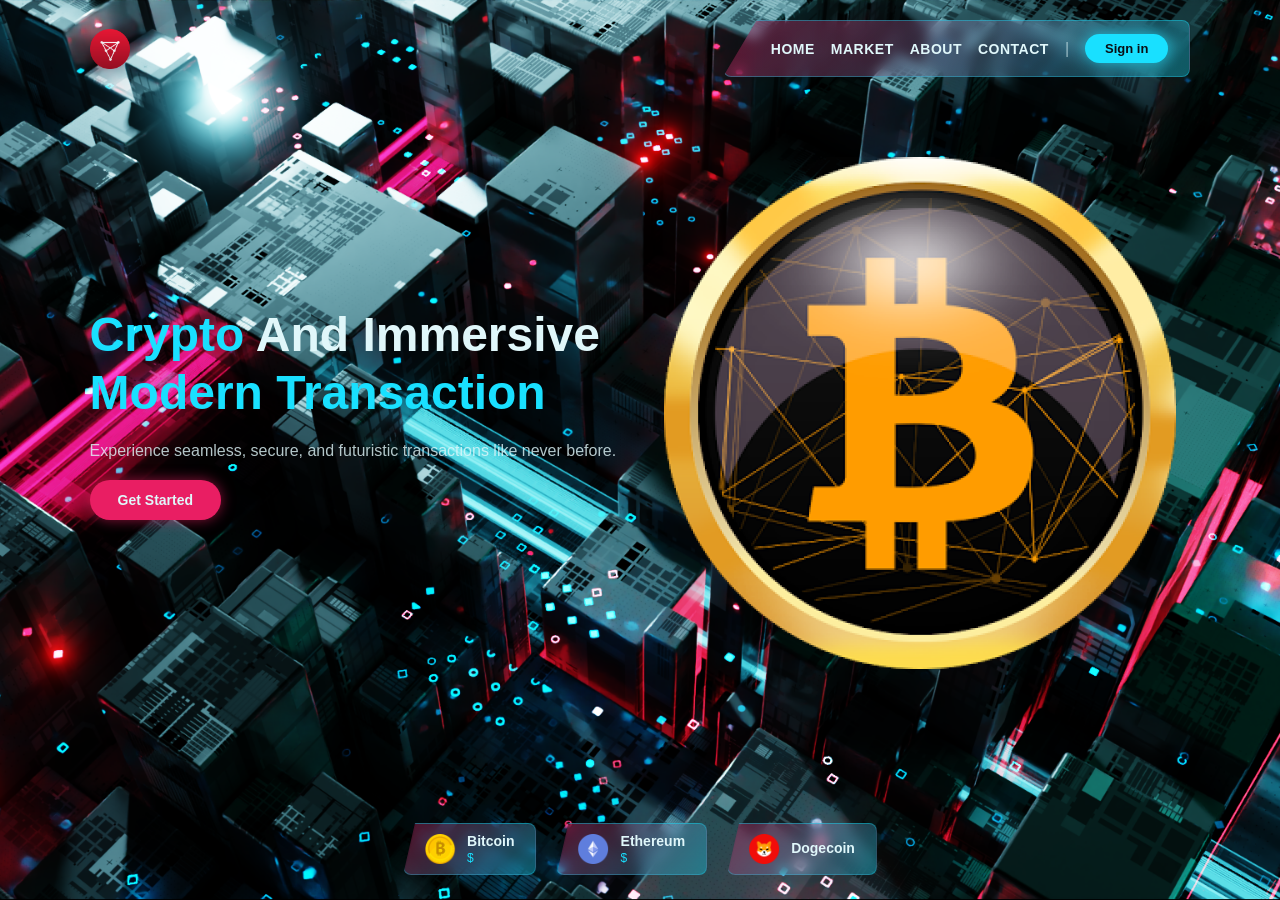
<file: 01-exp-coin-gecko-api/src/index.html>
<!DOCTYPE html>
<html lang="en">
<head>
    <meta charset="UTF-8">
    <meta name="viewport" content="width=device-width, initial-scale=1.0">
    <title>Crypto</title>
    <link rel="shortcut icon" href="favicon.ico" type="image/x-icon">
    <link rel="stylesheet" href="css/style.css">

</head>
<body>
    <div class="container">
        <!-- Navbar -->
        <nav class="navbar">
            <img src="images/logo.png" alt="Logo" class="logo">

            <div class="nav-right">
                <ul class="nav-links">
                    <li><a href="#">Home</a></li>
                    <li><a href="#">Market</a></li>
                    <li><a href="#">About</a></li>
                    <li><a href="#">Contact</a></li>
                </ul>
                <span class="divider">|</span>
                <button class="signin-btn">Sign in</button>
            </div>
        </nav>

        <!-- Hero Section -->
        <div class="hero">
            <div class="hero-left">
                <h1>
                    <span>Crypto</span> And Immersive <span>Modern Transaction</span>
                </h1>
                <p>Experience seamless, secure, and futuristic transactions like never before.</p>
                <button class="hero-btn">Get Started</button>
            </div>
            <div class="hero-right">
                <img src="images/Bitcoin-Crypto-Transparent-PNG.png" alt="Company Illustration">
            </div>
        </div>

<div class="coin-list" id="coin-list">
    <div class="coin">
        <img src="images/bit.png" alt="Bitcoin">
        <div class="coin-info">
            <span class="coin-name">Bitcoin</span>
            <span class="coin-price">$</span>
        </div>
    </div>
    <div class="coin">
        <img src="images/bit2.png" alt="Ethereum">
        <div class="coin-info">
            <span class="coin-name">Ethereum</span>
            <span class="coin-price">$</span>
        </div>
    </div>
    
    <div class="coin">
    <img src="images/bit3.png" alt="Dogecoin">
    <div class="coin-info">
        <span class="coin-name">Dogecoin</span>
        <span class="coin-price"></span>
    </div>
</div>

</div>
    </div>
    <script src="js/script.js"></script>
</body>
</html>
</file>
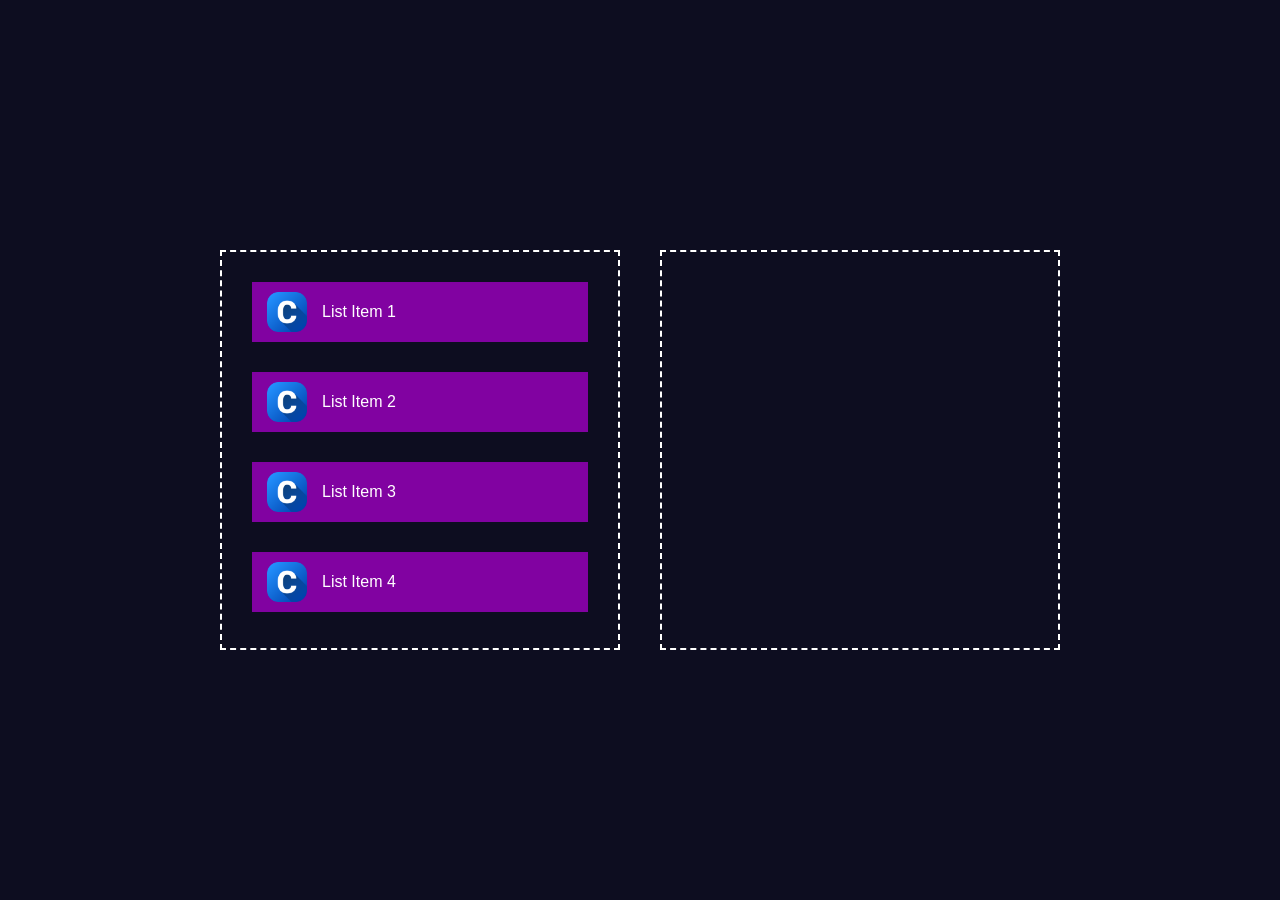
<file: 03-exp-drag-list/src/index.html>
<!DOCTYPE html>
<html lang="en">
<head>
    <meta charset="UTF-8">
    <meta name="viewport" content="width=device-width, initial-scale=1.0">
    <title>DragList</title>
    <link rel="shortcut icon" href="favicon.ico" type="image/x-icon">
    <link rel="stylesheet" href="css/style.css">
</head>
<body>
    <div class="container">
        <div id="left">
            <div class="list" draggable="true">
                <img src="favicon.ico" alt="">
                List Item 1
            </div>
             <div class="list" draggable="true">
                <img src="favicon.ico" alt="">
                List Item 2
            </div>
             <div class="list" draggable="true">
                <img src="favicon.ico" alt="">
                List Item 3
            </div>
             <div class="list" draggable="true">
                <img src="favicon.ico" alt="">
                List Item 4
            </div>
        </div>
        <div id="right"></div>
    </div>
    <script src="js/script.js"></script>
</body>
</html>
</file>
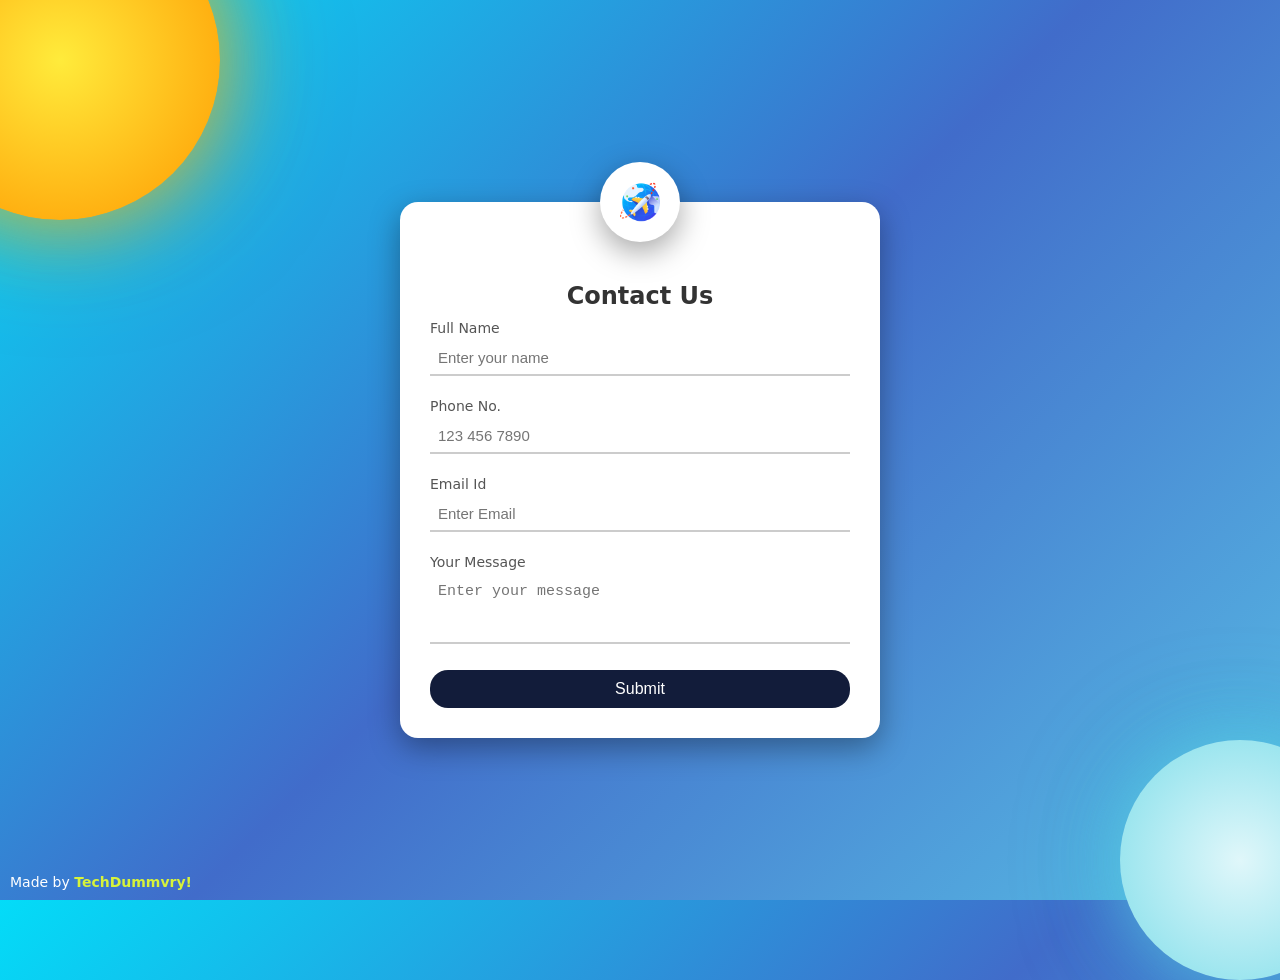
<file: 04-exp-form-validation-feedback/src/index.html>
<!doctype html>
<html lang="en">
<head>
  <meta charset="utf-8" />
  <meta name="viewport" content="width=device-width,initial-scale=1" />
  <title>FormValidation</title>
  <link rel="stylesheet" href="css/style.css">
  <link rel="shortcut icon" href="favicon.ico" type="image/x-icon">
</head>
<body>
  <!-- Decorative shapes -->
  <div class="shape-one"></div>
  <div class="shape-two"></div>

  <!-- Wrapper -->
  <div class="container">
    <!-- Header -->
    <div class="header" id="feedback">
      <img src="images/airplane.png" alt="App Logo" class="header-icon" id="feedbackImage">
    </div>

<!-- Form -->
<form class="form" id="contactForm">
  <h2>Contact Us</h2>

  <div class="input-group">
    <label>Full Name</label>
    <input type="text" id="fullname" placeholder="Enter your name" >
    <span class="error">Full name is required</span>
  </div>

  <div class="input-group">
    <label>Phone No.</label>
    <input type="tel" id="phone" placeholder="123 456 7890" >
    <span class="error">Phone number is required</span>
  </div>

  <div class="input-group">
    <label>Email Id</label>
    <input type="email" id="email" placeholder="Enter Email" >
    <span class="error">Valid email is required</span>
  </div>

  <div class="input-group">
    <label>Your Message</label>
    <textarea id="message" rows="3" placeholder="Enter your message" ></textarea>
    <span class="error">Message cannot be empty</span>
  </div>

  <button type="submit" class="submit-btn">Submit</button>
</form>

  </div>

  <!-- Footer -->
  <div class="footer">Made by <span>TechDummvry!</span></div>

  <!-- JS -->
  <script src="js/script.js"></script>
</body>
</html>
</file>
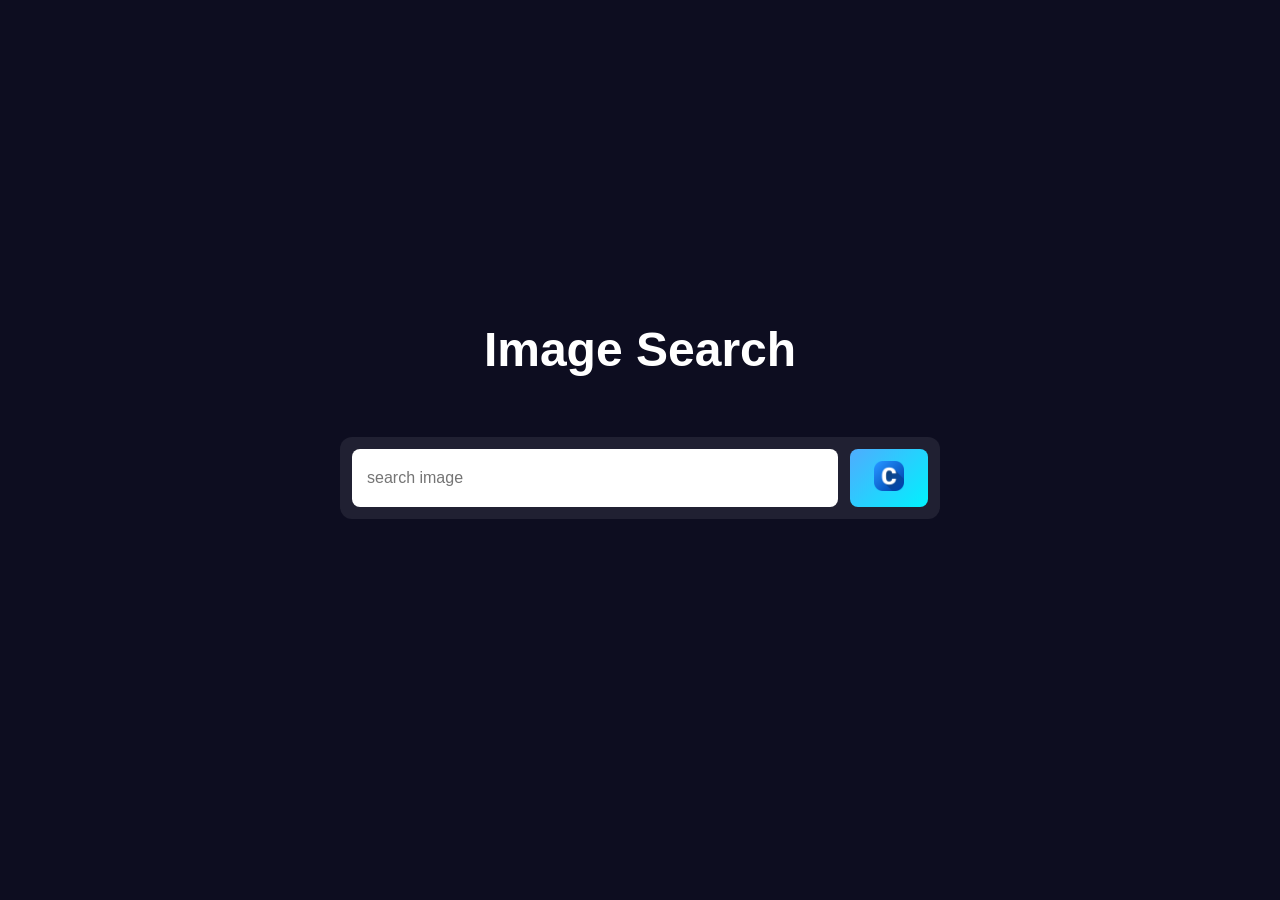
<file: 05-exp-unsplash-image-api/src/index.html>
<!DOCTYPE html>
<html lang="en">
<head>
    <meta charset="UTF-8">
    <meta name="viewport" content="width=device-width, initial-scale=1.0">
    <title>Search Image</title>
    <link rel="shortcut icon" href="favicon.ico" type="image/x-icon">
    <link rel="stylesheet" href="css/style.css">
</head>
<body>
    <div class="container">
       <h1>Image Search</h1>
       <form id="search-action">
        <input type="text" id="search-type" placeholder="search image">
        <button><img src="favicon.ico" alt=""></button>
       </form>
       <div class="search-result">

       </div>
       <button id="show-more-btn">Show more</button>
    </div>

    <script src="js/script.js"></script>
</body>
</html>
</file>
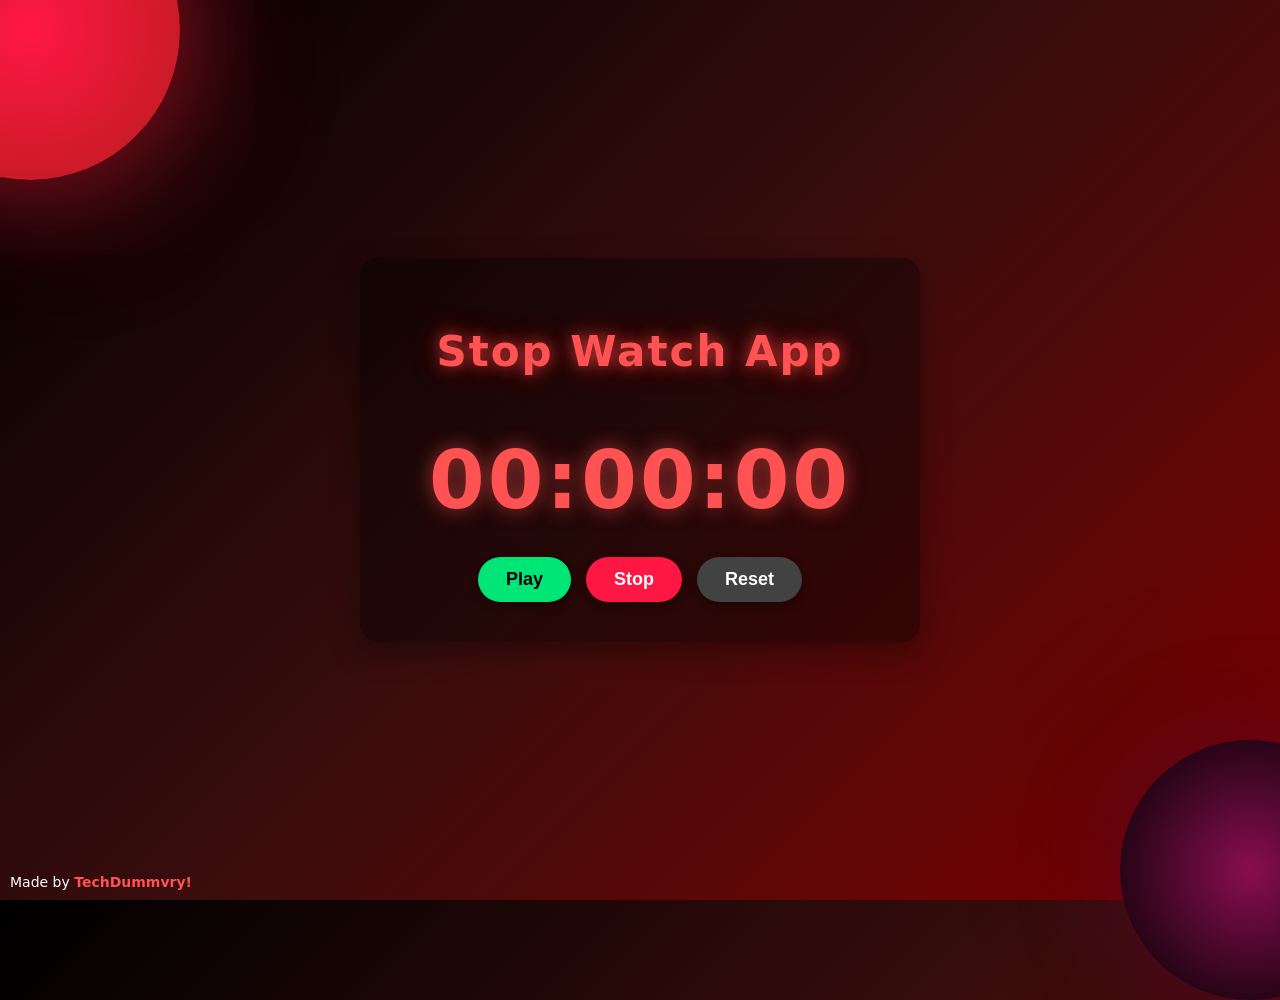
<file: 08-exp-stop-watch/src/index.html>
<!doctype html>
<html lang="en">
<head>
  <meta charset="utf-8" />
  <meta name="viewport" content="width=device-width,initial-scale=1" />
  <title>Stopwatch</title>
  <link rel="stylesheet" href="css/style.css">
  <link rel="shortcut icon" href="favicon.ico" type="image/x-icon">

</head>
<body>

  <!-- Decorative shapes -->
  <div class="shape-one"></div>
  <div class="shape-two"></div>

  <!-- Wrapper -->
  <div class="container">
    <h1>Stop Watch App</h1>
    <!-- Stopwatch Display -->
    <div class="stopwatch" id="display">00:00:00</div>

    <!-- Controls -->
    <div class="controls">
      <button class="btn btn-play" id="startBtn">Play</button>
      <button class="btn btn-stop" id="stopBtn">Stop</button>
      <button class="btn btn-reset" id="resetBtn">Reset</button>
    </div>
  </div>

  <!-- Footer -->
  <div class="footer">Made by <span>TechDummvry!</span></div>
<script src="js/script.js"></script>
</body>
</html>
</file>
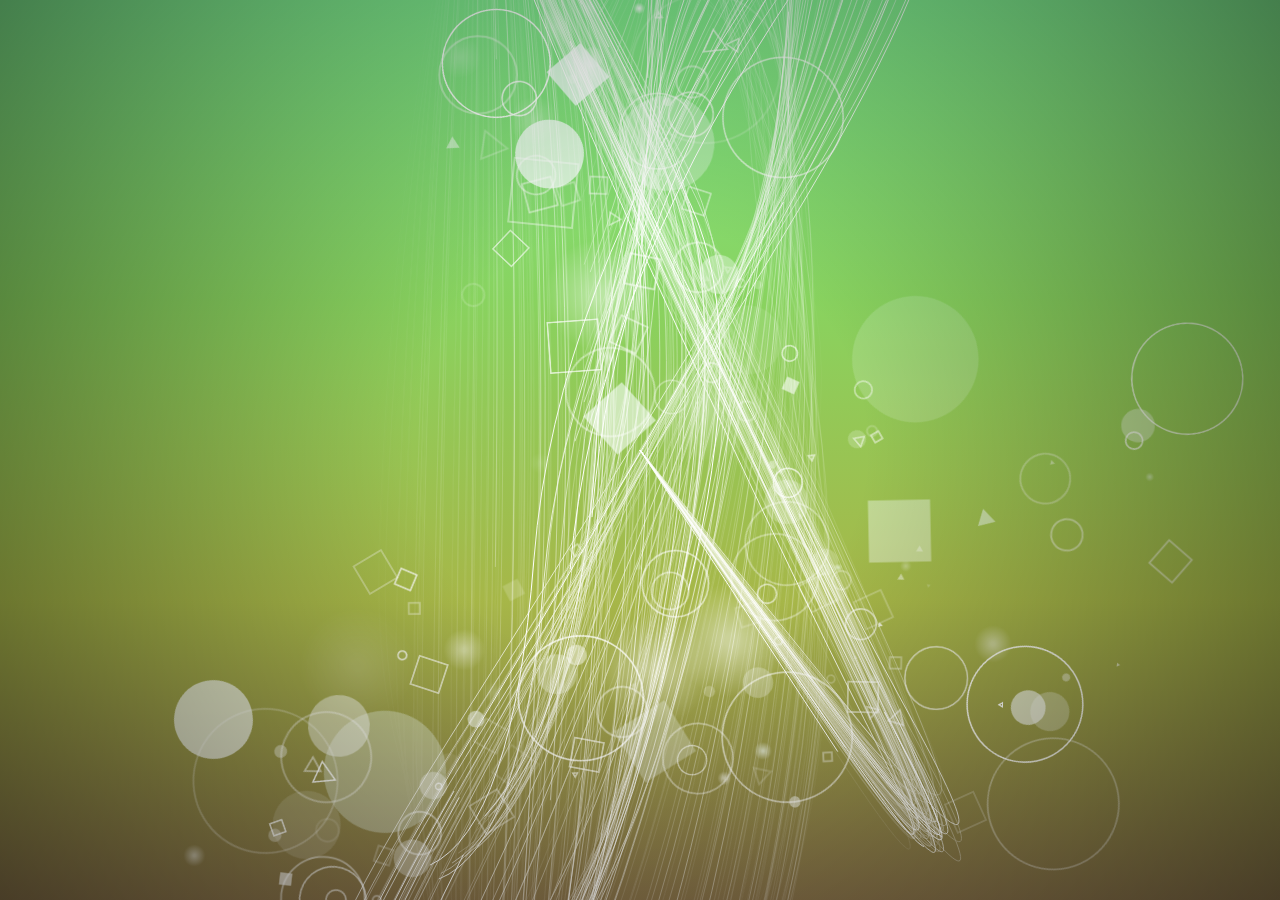
<file: 09-exp-particles-bg/src/index.html>
<!DOCTYPE html>
<html lang="en">
<head>
<meta charset="UTF-8">
<meta name="viewport" content="width=device-width, initial-scale=1">
<title>Particle Trails</title>
<style>
  *{box-sizing:border-box;margin:0}
  html,body{height:100%}
  body{background:#000;overflow:hidden}
</style>
</head>

<!--
  USAGE: add data-particles to ANY element (body, a card, a hero...).
  Press and drag on it to spray particles and trailing lines. An intro animation plays once on load.
  No libraries needed (replaces Pixi, CreateJS and Stats).

    <body data-particles>
    <div class="card" data-particles>...</div>   (give the card a height)

  OPTIONS (all optional):
    data-particles-lines="800"     number of trailing lines (more = denser, slower)
    data-particles-intro="false"   skip the opening animation

  TO COPY: take the <script> block at the bottom. Nothing else is required.
-->

<body data-particles>

<!-- ===================== PARTICLE TRAILS (copy from here) ===================== -->
<script>
(() => {
  const EMIT = 10, MAX_P = 3000, SPRITES = 80, rnd = Math.random;
  let atlas = null;

  /* particle textures, drawn once */
  function makeAtlas() {
    const out = [];
    for (let i = 0; i < SPRITES; i++) {
      const size = rnd() * rnd() * rnd() * 120 + 4, d = Math.ceil(size * 2) + 12;
      const c = document.createElement('canvas'); c.width = c.height = d;
      const x = c.getContext('2d'); x.translate(d / 2, d / 2);
      const col = `hsl(${160 + 20 * rnd()},${rnd() * 20}%,${50 + rnd() * 50}%)`;
      const stroke = () => { x.lineWidth = 2; x.strokeStyle = '#fff'; x.stroke(); };
      const fill = () => { x.fillStyle = col; x.fill(); };
      x.beginPath();
      if (rnd() < .7) {
        x.arc(0, 0, size, 0, 7);
        if (rnd() < .3) {                       // soft blob
          const g = x.createRadialGradient(0, 0, size / 10, 0, 0, size);
          g.addColorStop(0, col); g.addColorStop(1, '#000'); x.fillStyle = g; x.fill();
        } else if (rnd() < .5) fill(); else stroke();
      } else if (rnd() < .5) {
        x.rect(-size, -size, size * 2, size * 2); rnd() < .1 ? fill() : stroke();
      } else {
        const h = size * Math.sin(Math.PI / 3);
        x.moveTo(-size / 2, size / 2); x.lineTo(0, size / 2 - h); x.lineTo(size / 2, size / 2); x.closePath();
        rnd() < .5 ? fill() : stroke();
      }
      out.push(c);
    }
    return out;
  }

  const ease = t => t < .5 ? 8 * t ** 4 : 1 - 8 * (1 - t) ** 4;   // quartInOut

  function mount(el) {
    if (el.__particles) return;
    el.__particles = true;
    atlas = atlas || makeAtlas();

    const isRoot = el === document.body || el === document.documentElement;
    const LINES = +(el.dataset.particlesLines || 800);
    const intro = el.dataset.particlesIntro !== 'false';

    const cv = document.createElement('canvas');
    cv.setAttribute('aria-hidden', 'true');
    cv.style.cssText = `position:${isRoot ? 'fixed' : 'absolute'};inset:0;width:100%;height:100%;` +
      'z-index:-1;display:block;pointer-events:none;border-radius:inherit';
    if (getComputedStyle(el).position === 'static') el.style.position = 'relative';
    el.style.isolation = 'isolate';
    el.style.touchAction = 'none';
    el.style.cursor = 'crosshair';
    if (!isRoot) el.style.overflow = el.style.overflow || 'hidden';
    el.prepend(cv);

    const ctx = cv.getContext('2d');
    const tc = document.createElement('canvas'), tx = tc.getContext('2d');   // fading line trails
    let W = 1, H = 1, vig;

    function resize() {
      W = cv.width = tc.width = Math.max(1, isRoot ? innerWidth : el.clientWidth);
      H = cv.height = tc.height = Math.max(1, isRoot ? innerHeight : el.clientHeight);
      vig = ctx.createRadialGradient(W / 2, H / 2, Math.min(W, H) * .25, W / 2, H / 2, Math.max(W, H) * .75);
      vig.addColorStop(0, 'rgba(0,0,0,0)'); vig.addColorStop(1, 'rgba(0,0,0,.6)');
    }
    resize();
    if (isRoot) addEventListener('resize', resize); else new ResizeObserver(resize).observe(el);

    /* emitter (spring toward the pointer) */
    const em = { x: W / 2, y: H / 2, vx: 0, vy: 0, lx: W / 2, ly: H / 2, ang: 0, vang: 0 };
    let down = false, introOn = intro, introStart = 0, seg = 0, seq = [], segDur = [];
    const hist = [];

    /* trailing followers */
    const paths = Array.from({ length: LINES }, (_, i) => ({
      ac: .3 + i / LINES * .5, delay: 180 * rnd() >> 0, pct: (i + 1) / LINES,
      pvx: 40 * ((rnd() + rnd() + rnd()) / 3 - .5) >> 0, pvy: 40 * ((rnd() + rnd() + rnd()) / 3 - .5) >> 0,
      x: W / 2, y: H / 2, vx: 0, vy: 0,
      p0: { x: W / 2, y: H / 2 }, p1: { x: W / 2, y: H / 2 }, p2: { x: W / 2, y: H / 2 }
    }));
    const parts = [];

    /* opening animation: a pentagram drawn twice */
    if (intro) {
      const r = Math.min(W, H) / 3;
      const pt = a => ({ x: W / 2 + r * Math.cos(a / 180 * Math.PI), y: H / 2 + r * Math.sin(a / 180 * Math.PI) });
      const star = [-90, -234, -18, -162, -306].map(pt);
      seq = [star[4], ...star, ...star];
      segDur = seq.map(() => 250 + 100 * rnd());
      em.lx = em.x = star[0].x; em.ly = em.y = star[0].y;
      down = true;
      introStart = performance.now();
    }

    /* pointer */
    const target = isRoot ? window : el;
    const pos = e => { const r = isRoot ? { left: 0, top: 0 } : el.getBoundingClientRect(); return [e.clientX - r.left, e.clientY - r.top]; };
    target.addEventListener('pointerdown', e => {
      if (introOn) return;
      [em.x, em.lx] = [pos(e)[0], pos(e)[0]]; [em.y, em.ly] = [pos(e)[1], pos(e)[1]];
      down = true;
    });
    target.addEventListener('pointermove', e => { if (introOn) return; [em.lx, em.ly] = pos(e); });
    addEventListener('pointerup', () => { if (!introOn) down = false; });
    addEventListener('pointercancel', () => { if (!introOn) down = false; });

    function frame(now) {
      /* intro drives the pointer */
      if (introOn) {
        let t = now - introStart;
        while (seg < seq.length - 1 && t > segDur[seg + 1]) { t -= segDur[seg + 1]; seg++; }
        if (seg >= seq.length - 1) { introOn = false; down = false; }
        else {
          const a = seq[seg], b = seq[seg + 1], k = ease(Math.min(1, t / segDur[seg + 1]));
          em.lx = a.x + (b.x - a.x) * k; em.ly = a.y + (b.y - a.y) * k;
        }
      }

      /* emit */
      if (down && parts.length < MAX_P) {
        for (let i = 0; i < EMIT; i++) parts.push({
          s: atlas[rnd() * SPRITES >> 0], x: em.x, y: em.y,
          vx: em.vx * .5 + (rnd() - .5) * 10, vy: em.vy * .5 + (rnd() - .5) * 10,
          life: rnd() * rnd() * 300 + 30, n: 0, rot: 360 * rnd(), vr: em.vang
        });
      }

      /* pointer history -> followers */
      hist.unshift({ x: em.lx, y: em.ly, down });
      if (hist.length > 200) hist.pop();
      for (const p of paths) {
        if (hist.length <= p.delay) continue;
        const h = hist[p.delay], mx = h.x + p.pvx, my = h.y + p.pvy;
        p.p2.x = p.p1.x; p.p2.y = p.p1.y; p.p1.x = p.p0.x; p.p1.y = p.p0.y;
        if (!h.down) {                       // released: collapse onto the pointer
          p.x = p.p0.x = p.p1.x = p.p2.x = mx; p.y = p.p0.y = p.p1.y = p.p2.y = my; p.vx = p.vy = 0;
        } else {
          p.vx += (mx - p.x) * p.ac; p.vy += (my - p.y) * p.ac;
          p.x += p.vx; p.y += p.vy; p.vx *= .85; p.vy *= .85;
          p.p0.x = p.x; p.p0.y = p.y;
        }
      }

      /* fading line trails */
      tx.globalCompositeOperation = 'destination-out';
      tx.fillStyle = 'rgba(0,0,0,.08)';
      tx.fillRect(0, 0, W, H);
      tx.globalCompositeOperation = 'source-over';
      tx.lineWidth = 1;
      for (const p of paths) {
        const { p0, p1, p2 } = p;
        if (p0.x === p2.x || p0.y === p2.y || p0.x === p1.x || p0.y === p1.y) continue;
        tx.strokeStyle = `rgba(255,255,255,${p.pct.toFixed(2)})`;
        tx.beginPath();
        tx.moveTo((p2.x + p1.x) / 2, (p2.y + p1.y) / 2);
        tx.quadraticCurveTo(p1.x, p1.y, (p0.x + p1.x) / 2, (p0.y + p1.y) / 2);
        tx.stroke();
      }

      /* emitter physics */
      const dx = em.lx - em.x, dy = em.ly - em.y, d = Math.hypot(dx, dy) * .2, rad = Math.atan2(dy, dx);
      em.vx = (em.vx + Math.cos(rad) * d) * .4; em.vy = (em.vy + Math.sin(rad) * d) * .4;
      em.x += em.vx; em.y += em.vy; em.vang = rad - em.ang; em.ang = rad;

      /* background: slowly cycling hue */
      ctx.globalCompositeOperation = 'source-over';
      ctx.globalAlpha = 1;
      ctx.setTransform(1, 0, 0, 1, 0, 0);
      const h1 = now / 40, g = ctx.createLinearGradient(0, 0, 0, H);
      for (let i = 0; i <= 3; i++) {
        const f = i / 3;
        g.addColorStop(f, `hsl(${(h1 + 89 * (1 - f)) % 360},${70 - 40 * f}%,${70 - 30 * f}%)`);
      }
      ctx.fillStyle = g; ctx.fillRect(0, 0, W, H);

      /* particles */
      ctx.globalCompositeOperation = 'screen';
      let live = 0;
      for (const p of parts) {
        p.vy += .2; p.x += p.vx; p.y += p.vy; p.rot += p.vr; p.n++;
        if (p.y >= H) { p.vy *= -.9; p.y = H; } else if (p.y <= 0) { p.vy *= -.9; p.y = 0; }
        if (p.x >= W) { p.vx *= -.9; p.x = W; } else if (p.x <= 0) { p.vx *= -.9; p.x = 0; }
        if (p.n > p.life) continue;
        const k = 1 - p.n / p.life / 3, c = Math.cos(p.rot) * k, s = Math.sin(p.rot) * k;
        ctx.globalAlpha = Math.min(1, rnd() * .4 + .6 * p.n / p.life);
        ctx.setTransform(c, s, -s, c, p.x, p.y);
        ctx.drawImage(p.s, -p.s.width / 2, -p.s.height / 2);
        parts[live++] = p;
      }
      parts.length = live;

      /* line trails + vignette */
      ctx.setTransform(1, 0, 0, 1, 0, 0);
      ctx.globalAlpha = 1;
      ctx.drawImage(tc, 0, 0);
      ctx.globalCompositeOperation = 'source-over';
      ctx.fillStyle = vig; ctx.fillRect(0, 0, W, H);
    }

    if (matchMedia('(prefers-reduced-motion: reduce)').matches) { introOn = false; down = false; frame(0); return; }

    /* run only while visible */
    let raf = 0, running = false, inView = true;
    const loop = t => { if (!running) return; frame(t); raf = requestAnimationFrame(loop); };
    const sync = () => {
      const want = inView && !document.hidden;
      if (want && !running) { running = true; raf = requestAnimationFrame(loop); }
      else if (!want && running) { running = false; cancelAnimationFrame(raf); }
    };
    new IntersectionObserver(e => { inView = e[0].isIntersecting; sync(); }).observe(el);
    document.addEventListener('visibilitychange', sync);
    sync();
  }

  const init = () => document.querySelectorAll('[data-particles]').forEach(mount);
  document.readyState === 'loading' ? document.addEventListener('DOMContentLoaded', init) : init();
})();
</script>
<!-- ===================== PARTICLE TRAILS (copy to here) ===================== -->

</body>
</html>
</file>
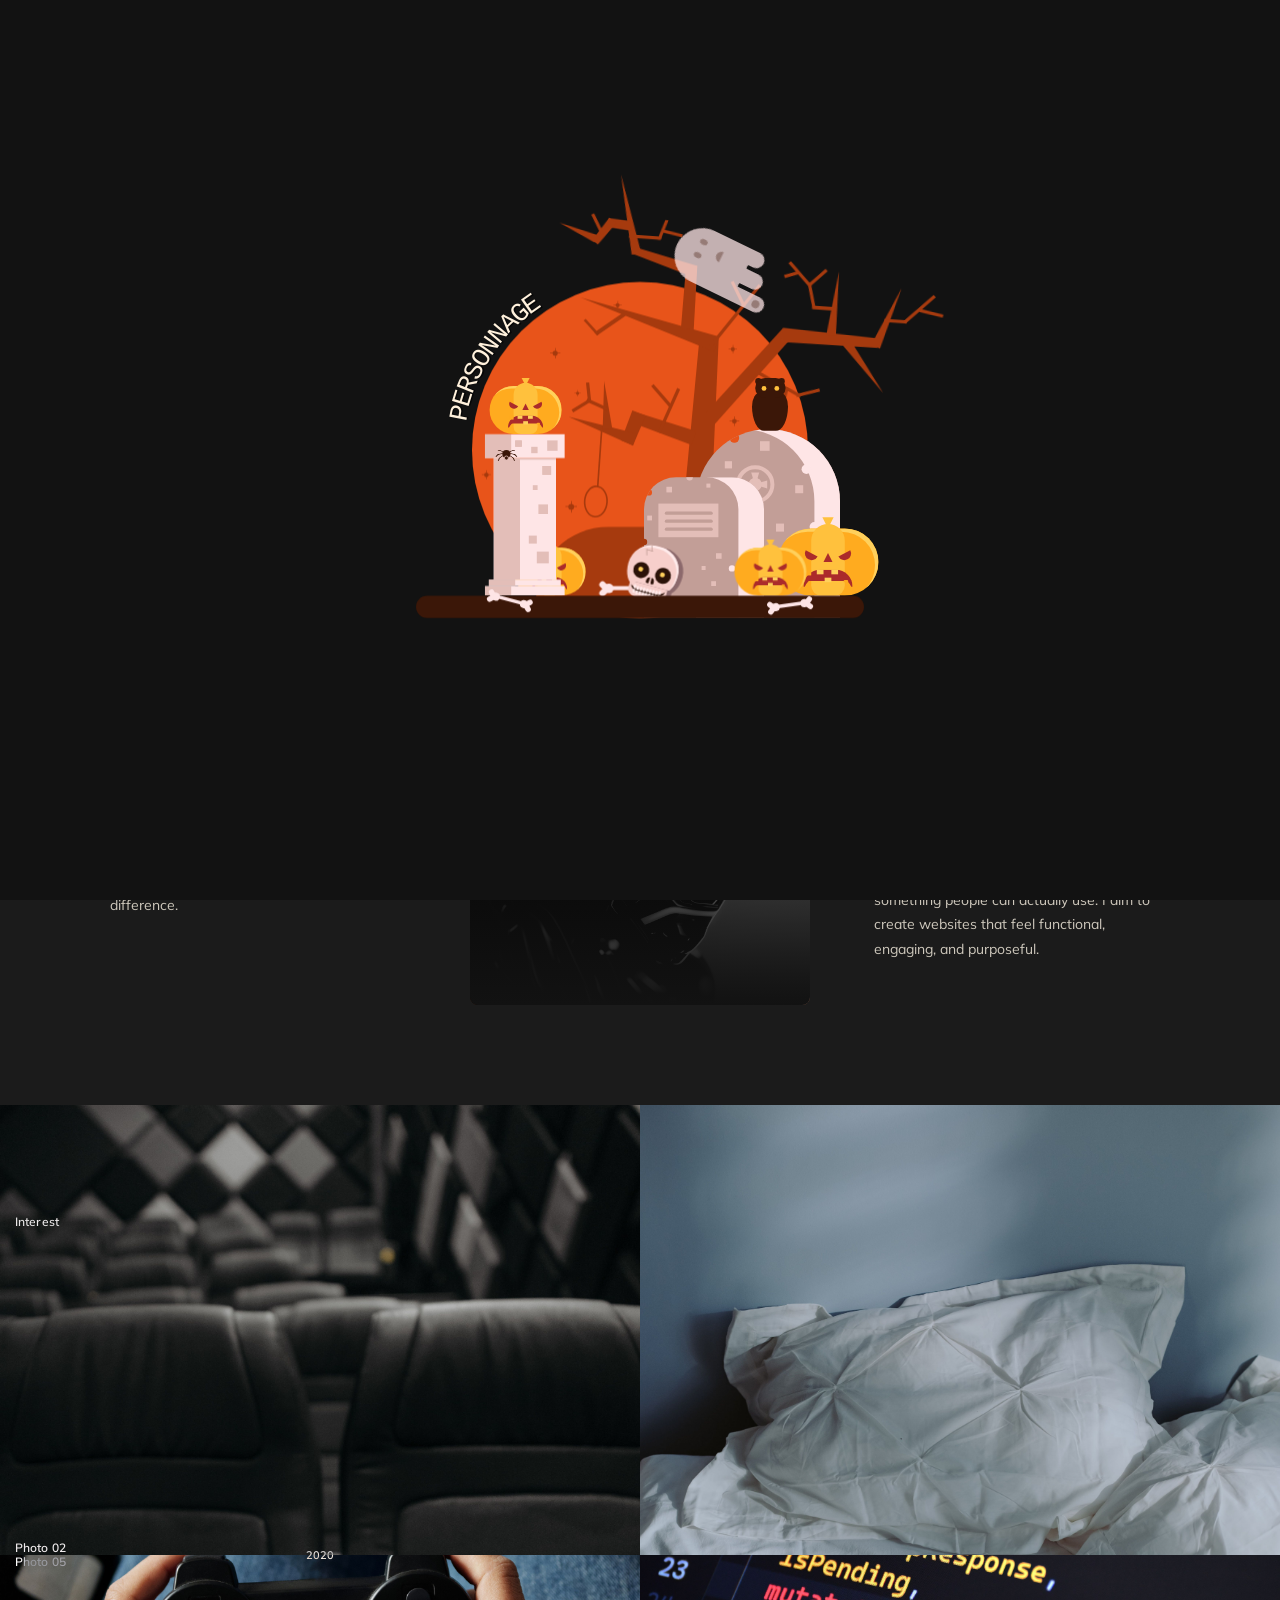
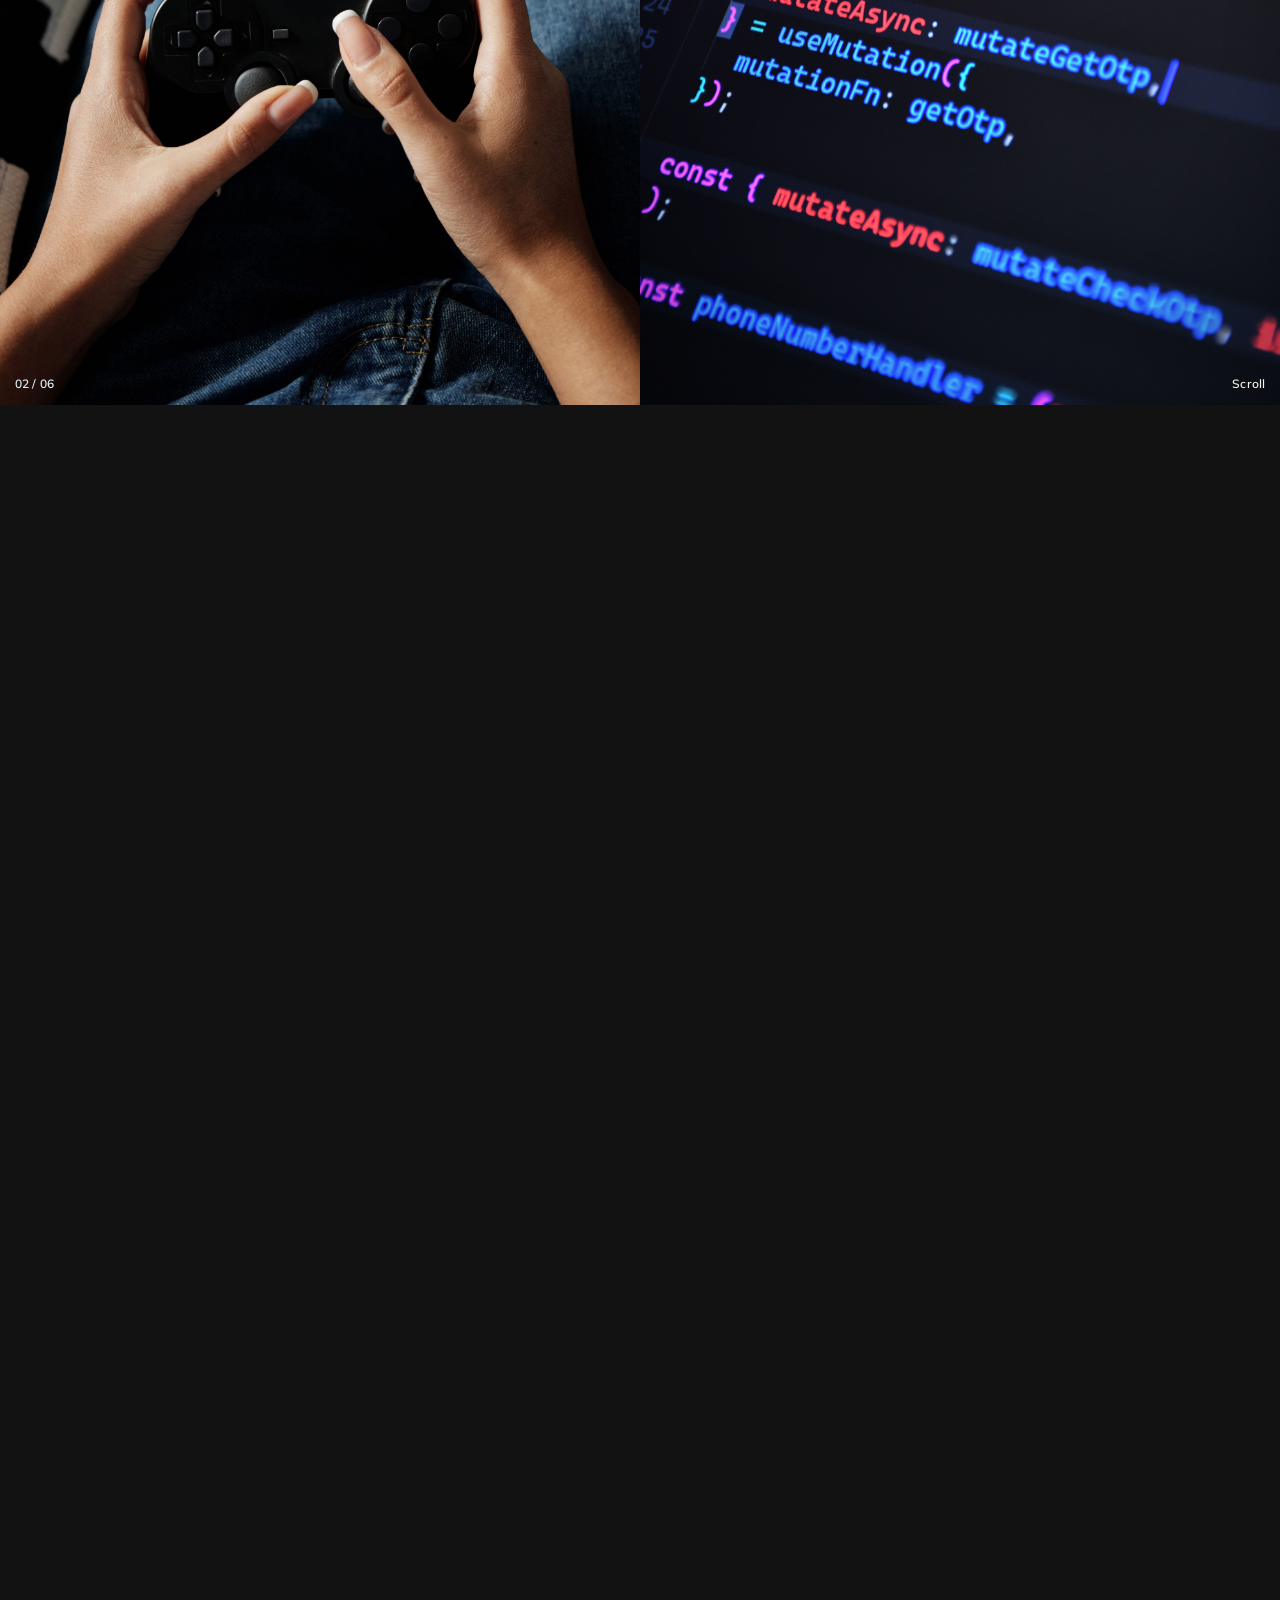
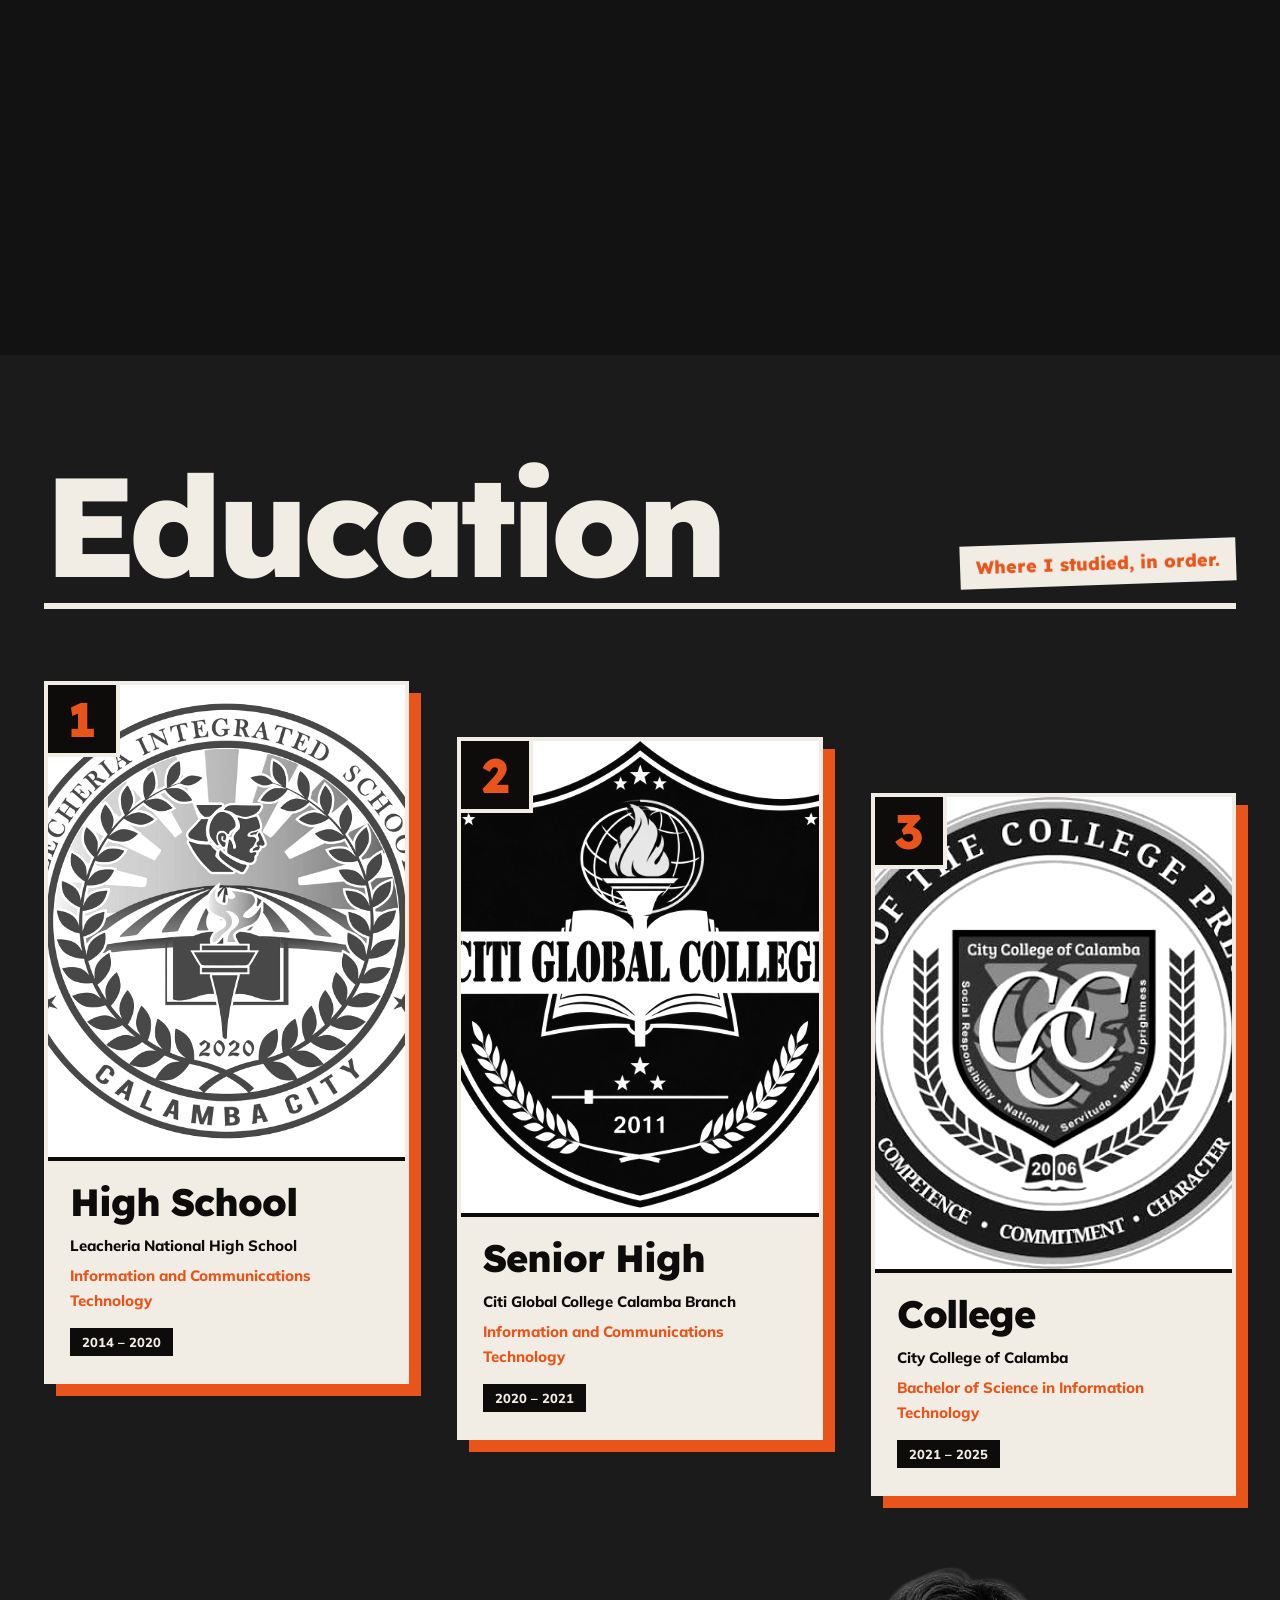
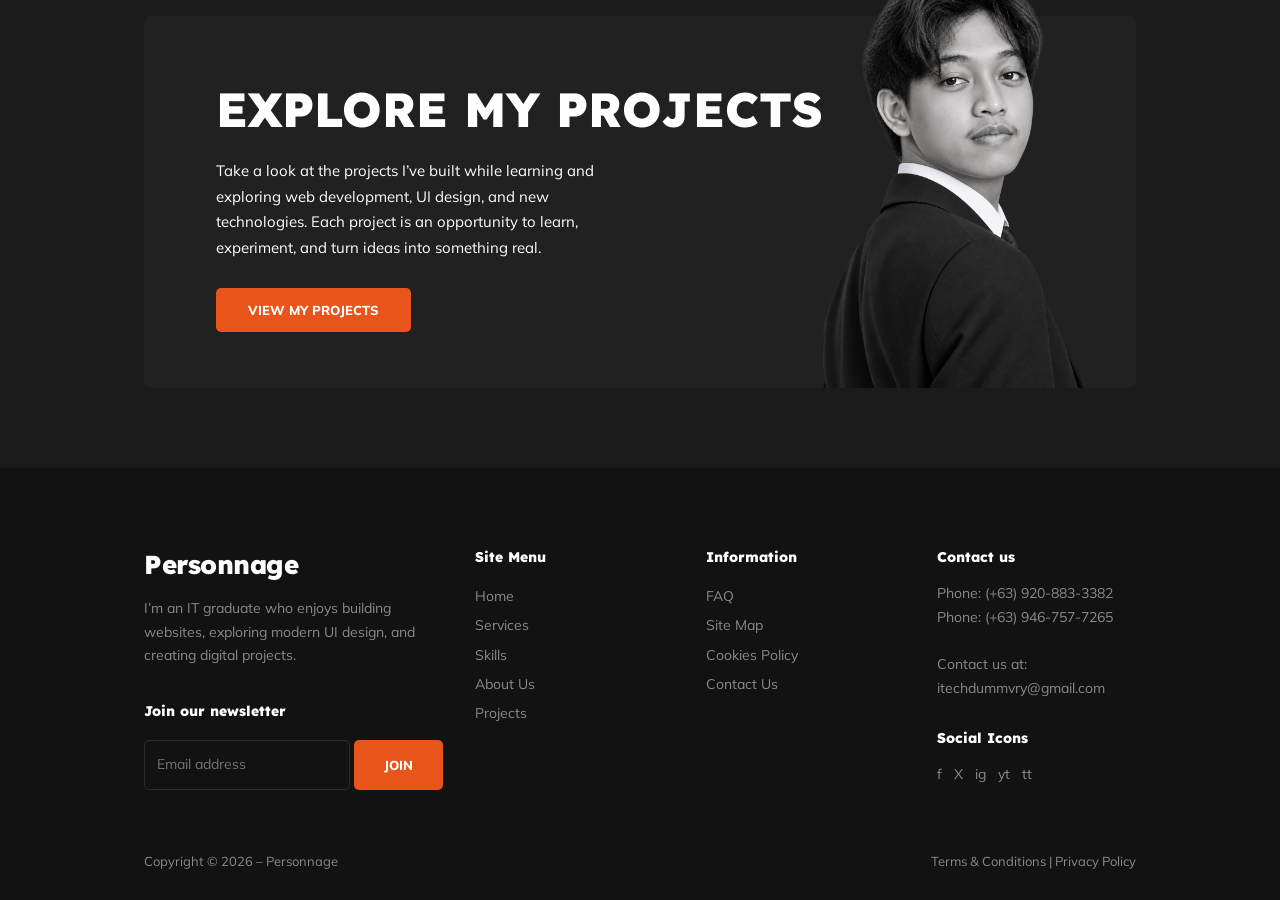
<file: 10-exp-resume/about.html>
<!DOCTYPE html>
<html lang="en">
<head>
  <meta charset="utf-8">
  <meta name="viewport" content="width=device-width, initial-scale=1, viewport-fit=cover">
  <title>About Me – Personnage | Charles Andrei</title>
  <meta name="description" content="Learn more about Charles Andrei, an IT graduate and full-stack web developer passionate about creating responsive and functional websites.">
  <link rel="stylesheet" href="assets/css/style.css">
  <link rel="stylesheet" href="assets/css/about.css">
</head>
<body>
  <site-header></site-header>

  <main>
    <div class="page-title wrap">
      <div class="crumb"><a href="index.html">Home</a><span>&rsaquo;</span>About Me</div>
      <h1 data-g="About Me">About Me</h1>
    </div>
    <div class="dv" aria-hidden="true"></div>

    <section class="mv-s">
      <div class="wrap ab mv">
        <div class="mv-head">
          <h2>Meet your developer, <b>Charles!</b></h2>
          <p>Passionate developer building for the web.</p>
        </div>
        <div class="mv-l">
          <svg viewBox="0 0 24 24" aria-hidden="true"><path d="M12 20h9"/><path d="M16.5 3.5a2.1 2.1 0 0 1 3 3L7 19l-4 1 1-4Z"/></svg>
          <h3>Charles Writes:</h3>
          <p>I'm a web developer who enjoys turning ideas into websites that feel clear, responsive, and easy to use.</p>
          <p>Over the years, I've worked on a range of projects — from simple websites to interactive web experiences — always focusing on clean layouts, smooth interactions, and details that make a difference.</p>
        </div>
        <a class="ov" href="#" aria-label="Charles Andrei interactive portrait">
          <div class="ov-wrap"><img src="assets/images/about/about.jpeg" alt="Charles Andrei portrait" data-optional></div>
          <img class="ov-char" src="assets/images/about/cybord.png" alt="Charles Andrei character overlay" data-optional>
        </a>
        <div class="mv-r">
          <svg viewBox="0 0 24 24" aria-hidden="true"><path d="M9 18h6"/><path d="M10 22h4"/><path d="M12 2a7 7 0 0 0-4 12.7c.6.5 1 1.2 1 2V18h6v-1.3c0-.8.4-1.5 1-2A7 7 0 0 0 12 2Z"/></svg>
          <p>Web development for me isn't just about writing code, it's a way to turn ideas into something people can actually use. I aim to create websites that feel functional, engaging, and purposeful.</p>
        </div>
      </div>
    </section>

    <!-- Interest Split Gallery -->
    <section class="pg" id="pg" aria-label="Interest" style="--n:6">
      <div class="pg-stick">
        <div class="pg-stage">
          <div class="pg-col" id="pgL"></div>
          <div class="pg-col" id="pgR"></div>
        </div>
        <div class="pg-ui" aria-hidden="true">
          <div class="pg-lab">Interest</div>
          <div class="pg-t"><span id="pgTL"></span><span id="pgTR"></span></div>
          <div class="pg-y" id="pgY"></div>
          <div class="pg-c" id="pgC"></div>
          <div class="pg-h">Scroll</div>
        </div>
      </div>
    </section>

    <!-- Education Section -->
    <section class="ed" aria-labelledby="ed-h">
      <div class="ed-w">
        <div class="ed-head">
          <h2 id="ed-h">Education</h2>
          <p>Where I studied, in order.</p>
        </div>
        <div class="ed-grid">
          <article class="ed-c">
            <div class="ed-img" style="background:linear-gradient(160deg,#1c1c1e,#7a3a1c)">
              <img src="assets/images/education/lls.jpg" alt="Leacheria National High School" data-optional>
            </div>
            <b class="ed-n">1</b>
            <div class="ed-t">
              <h3>High School</h3>
              <p>Leacheria National High School</p>
              <p class="ed-sub">Information and Communications Technology</p>
              <span>2014 – 2020</span>
            </div>
          </article>
          <article class="ed-c">
            <div class="ed-img" style="background:linear-gradient(160deg,#0e1c20,#2a5a4a)">
              <img src="assets/images/education/cgc.png" alt="Citi Global College Calamba" data-optional>
            </div>
            <b class="ed-n">2</b>
            <div class="ed-t">
              <h3>Senior High</h3>
              <p>Citi Global College Calamba Branch</p>
              <p class="ed-sub">Information and Communications Technology</p>
              <span>2020 – 2021</span>
            </div>
          </article>
          <article class="ed-c">
            <div class="ed-img" style="background:linear-gradient(160deg,#080808,#5a5a5a)">
              <img src="assets/images/education/ccc.png" alt="City College of Calamba" data-optional>
            </div>
            <b class="ed-n">3</b>
            <div class="ed-t">
              <h3>College</h3>
              <p>City College of Calamba</p>
              <p class="ed-sub">Bachelor of Science in Information Technology</p>
              <span>2021 – 2025</span>
            </div>
          </article>
        </div>
      </div>
    </section>

    <!-- CTA Section -->
    <section class="cta-sec">
      <div class="wrap">
        <div class="cta">
          <div>
            <h2 class="up">Explore my projects</h2>
            <p>Take a look at the projects I’ve built while learning and exploring web development, UI design, and new technologies. Each project is an opportunity to learn, experiment, and turn ideas into something real.</p>
            <a class="btn lg" href="projects.html">View my projects</a>
          </div>
          <img class="person" src="assets/images/cta/cta-person.png" alt="Charles Andrei portrait" data-optional>
        </div>
      </div>
    </section>
  </main>

  <site-footer></site-footer>
  <script src="assets/js/components.js"></script>
  <script src="assets/js/about.js"></script>
</body>
</html>
</file>
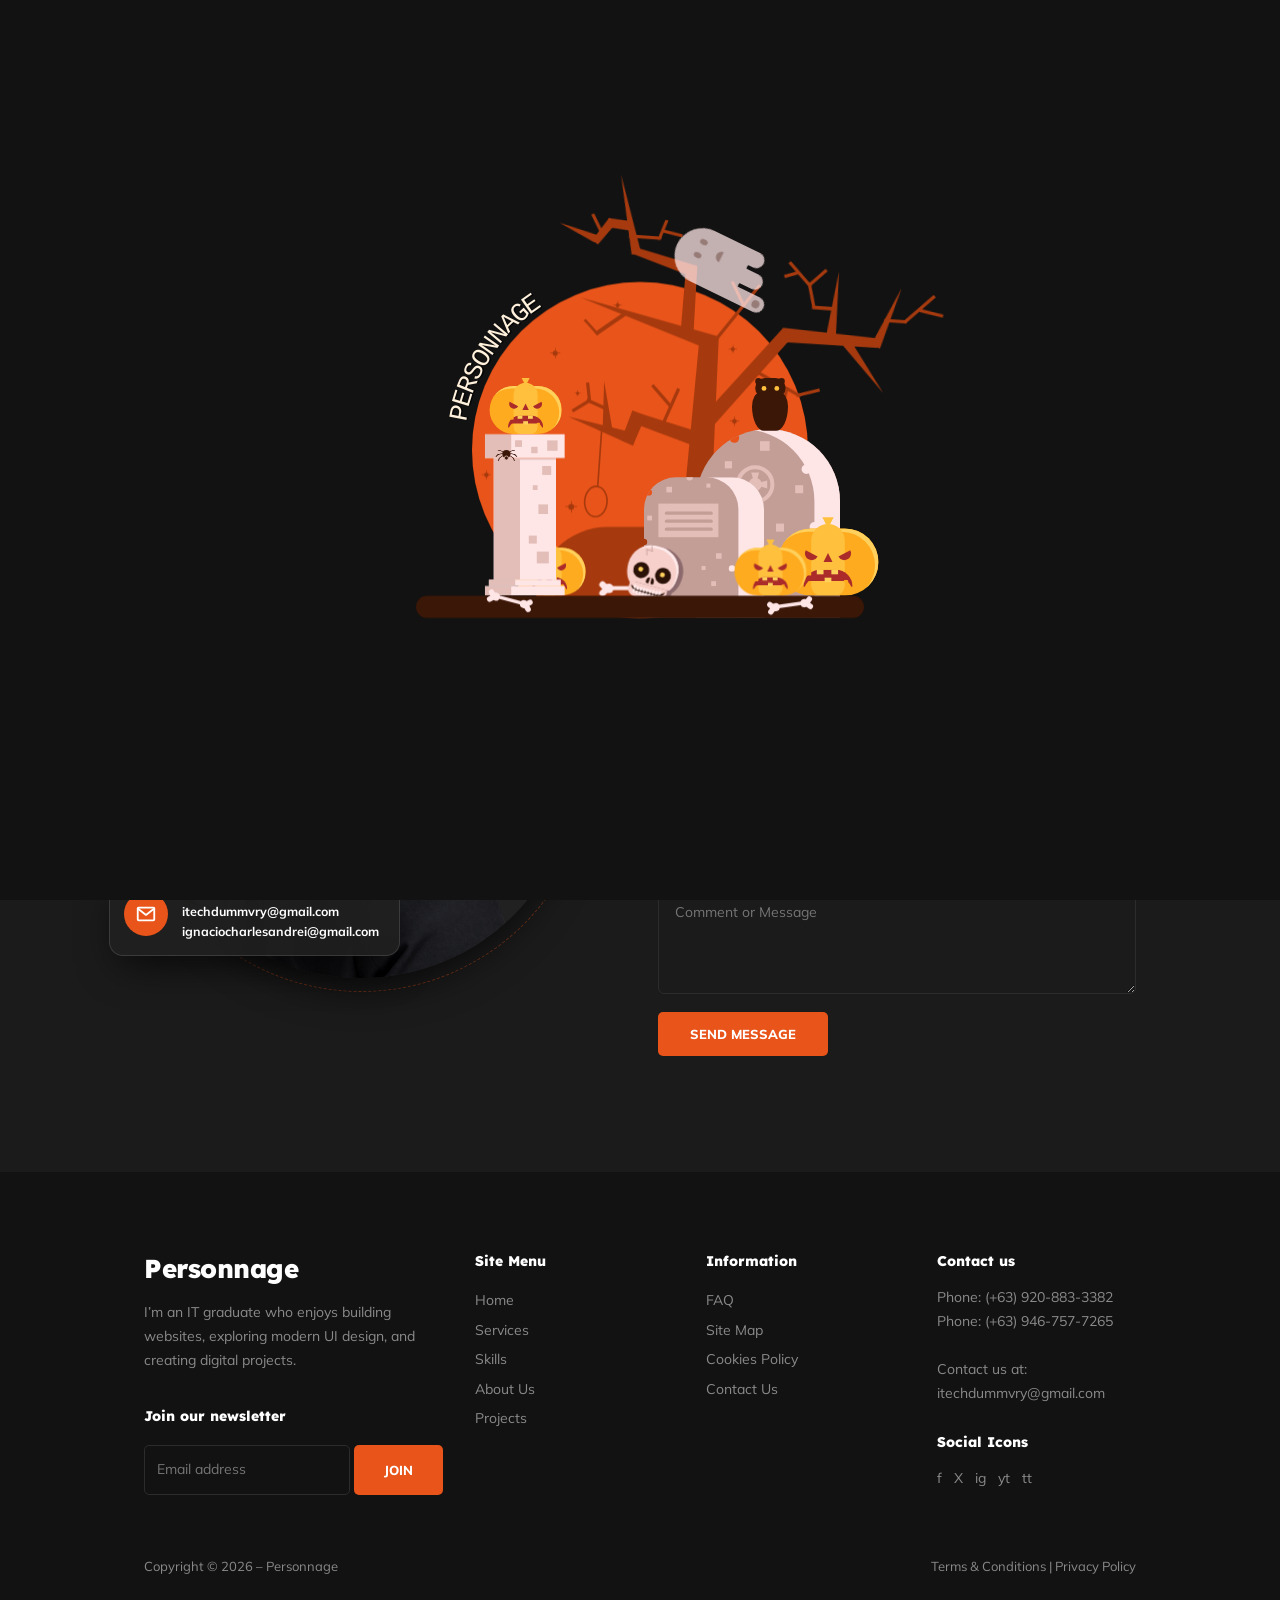
<file: 10-exp-resume/contact.html>
<!DOCTYPE html>
<html lang="en">
<head>
  <meta charset="utf-8">
  <meta name="viewport" content="width=device-width, initial-scale=1, viewport-fit=cover">
  <title>Contact – Personnage | Charles Andrei</title>
  <meta name="description" content="Get in touch with Charles Andrei to discuss web development, WordPress projects, UI implementation, or technical automation.">
  <link rel="stylesheet" href="assets/css/style.css">
  <link rel="stylesheet" href="assets/css/contact.css">
</head>
<body>
  <site-header></site-header>

  <main>
    <div class="page-title wrap">
      <div class="crumb"><a href="index.html">Home</a><span>&rsaquo;</span>Contact</div>
      <h1 data-g="Contact">Contact</h1>
    </div>

    <div class="dv" aria-hidden="true"></div>

    <section>
      <div class="wrap cf">
        <div class="pic-wrap">
          <div class="pic">
            <img src="assets/images/contact/contact-person.png" alt="Charles Andrei contact portrait" data-optional>
          </div>

          <div class="badge b-addr">
            <span class="bi">
              <svg viewBox="0 0 24 24" aria-hidden="true"><path d="M12 22s7-6.2 7-12a7 7 0 0 0-14 0c0 5.8 7 12 7 12z"/><circle cx="12" cy="10" r="2.6"/></svg>
            </span>
            <div>
              <small>Physical Address</small>
              <p>Mahogany Bamboo Groove, Banadero<br>Calamba City, Laguna 4027</p>
            </div>
          </div>

          <div class="badge b-mail">
            <span class="bi">
              <svg viewBox="0 0 24 24" aria-hidden="true"><rect x="3" y="5" width="18" height="14" rx="1"/><path d="M3 6l9 7 9-7"/></svg>
            </span>
            <div>
              <small>Email Address</small>
              <p>
                <a href="mailto:itechdummvry@gmail.com">itechdummvry@gmail.com</a>
                <a href="mailto:ignaciocharlesandrei@gmail.com">ignaciocharlesandrei@gmail.com</a>
              </p>
            </div>
          </div>

          <div class="badge b-tel">
            <span class="bi">
              <svg viewBox="0 0 24 24" aria-hidden="true"><path d="M5 3h4l2 5-2.5 1.5a11 11 0 0 0 6 6L16 13l5 2v4a2 2 0 0 1-2 2A16 16 0 0 1 3 5a2 2 0 0 1 2-2z"/></svg>
            </span>
            <div>
              <small>Phone Numbers</small>
              <p>
                <a href="tel:+639208833382">+63 920-883-3382</a>
                <a href="tel:+639467577265">+63 946-757-7265</a>
              </p>
            </div>
          </div>
        </div>

        <div>
          <div class="eyebrow">Get in touch</div>
          <h2>Let’s talk about your project</h2>
          <p class="lead">Have an idea or project in mind?<br>Let’s connect and see what we can create together.</p>

          <form id="cform">
            <input type="text" placeholder="Name" aria-label="Name" required>
            <input type="email" placeholder="Email Address" aria-label="Email Address" required>
            <select id="service" name="service" aria-label="Service (optional)">
              <option value="none" selected>Service (optional): None</option>
              <option value="website-development">Website Development</option>
              <option value="wordpress-development">WordPress Development</option>
              <option value="ui-implementation">UI Implementation</option>
              <option value="website-customization">Website Customization</option>
              <option value="excel-vba-automation">Excel &amp; VBA Automation</option>
              <option value="it-support">IT Support</option>
              <option value="website-maintenance">Website Maintenance</option>
            </select>
            <textarea placeholder="Comment or Message" aria-label="Message" required></textarea>
            <button class="btn lg" type="submit">Send Message</button>
            <div class="ok" role="status"></div>
          </form>
        </div>
      </div>
    </section>
  </main>

  <site-footer></site-footer>
  <script src="assets/js/components.js"></script>
  <script src="assets/js/contact.js"></script>
</body>
</html>
</file>
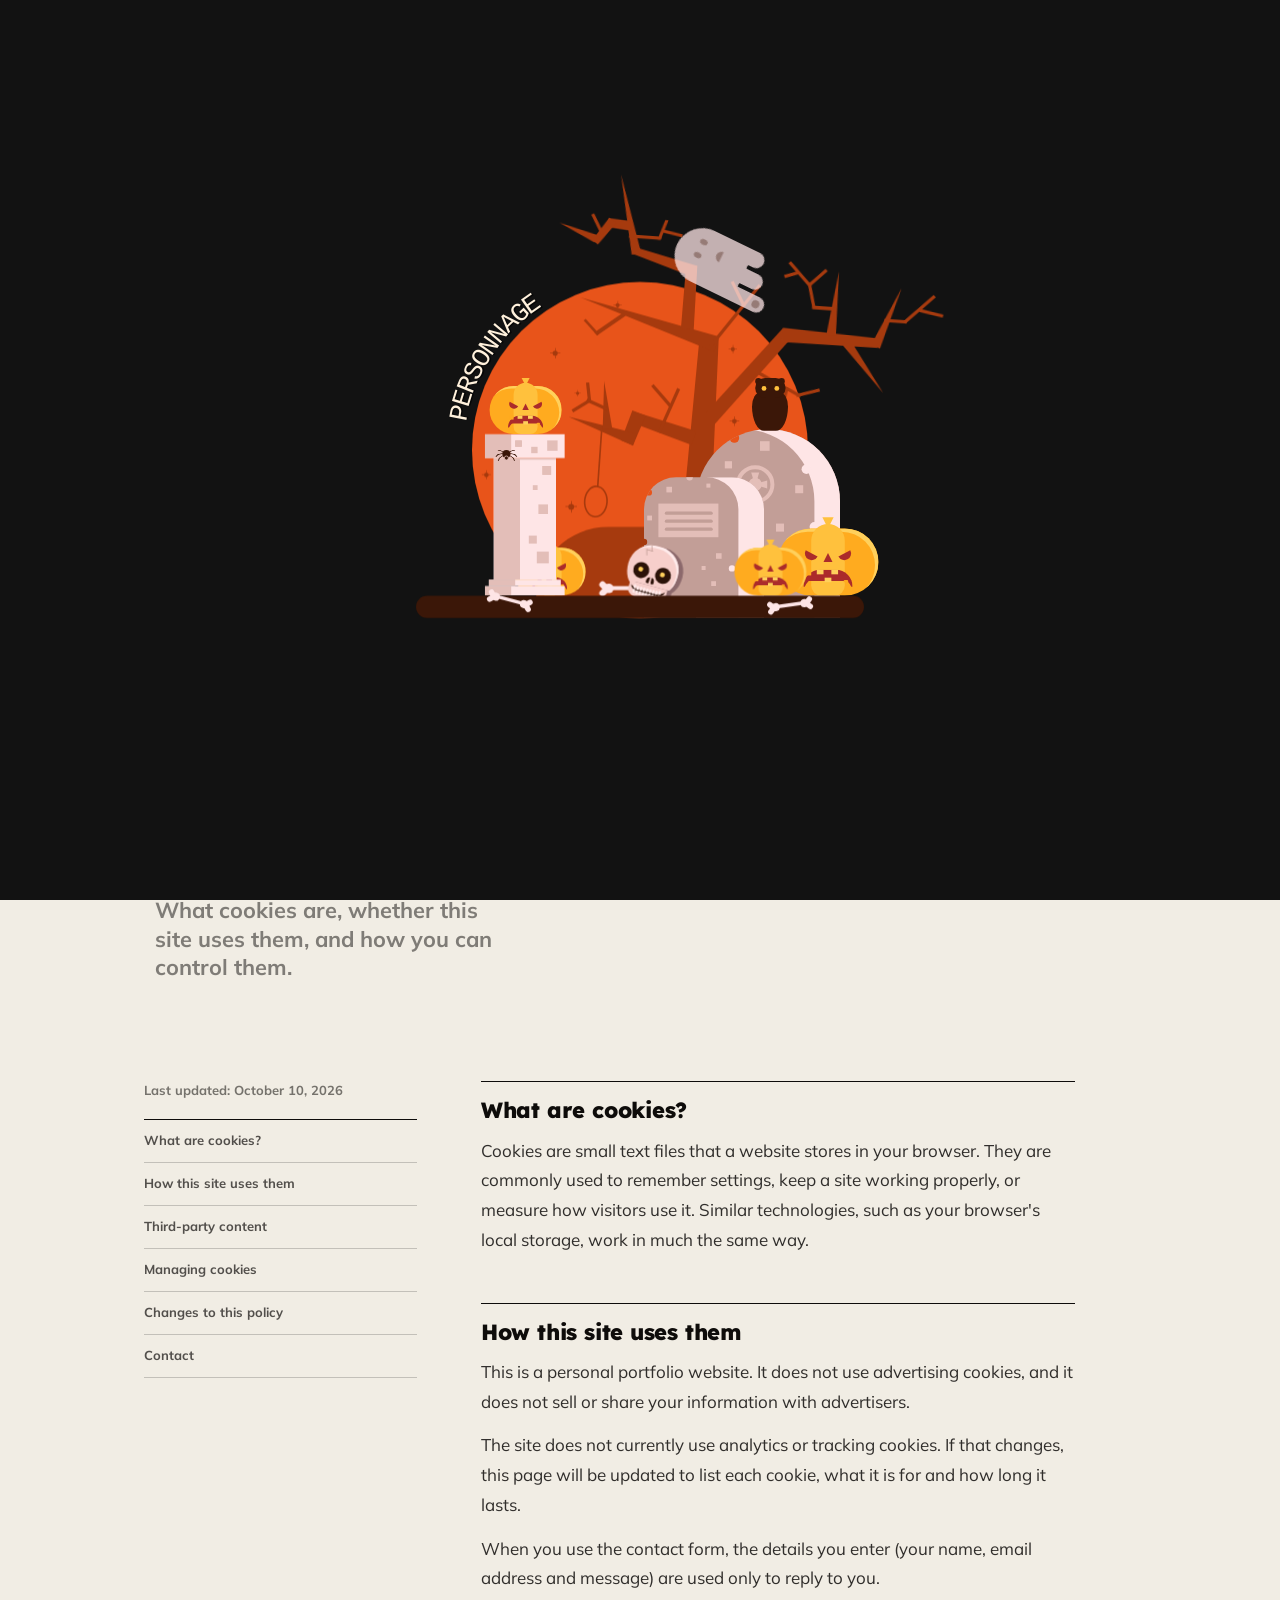
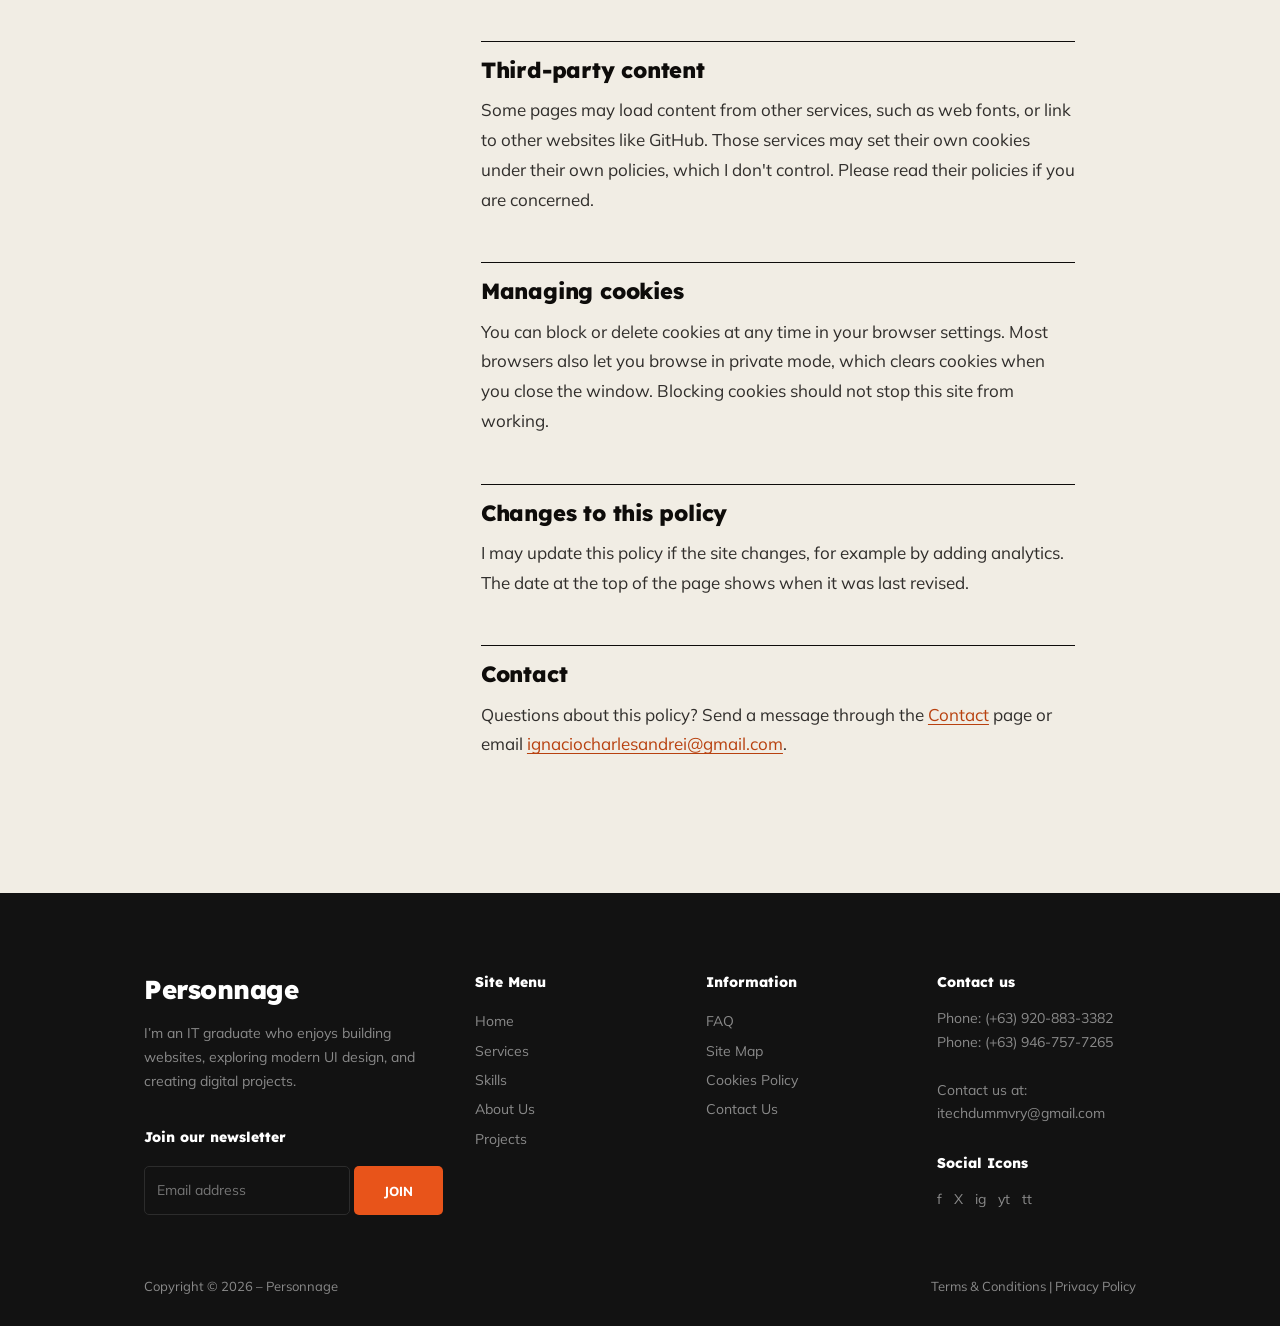
<file: 10-exp-resume/cookies-policy.html>
<!DOCTYPE html>
<html lang="en">
<head>
  <meta charset="utf-8">
  <meta name="viewport" content="width=device-width, initial-scale=1, viewport-fit=cover">
  <title>Cookies Policy – Personnage | Charles Andrei</title>
  <meta name="description" content="How Charles Andrei's portfolio website uses cookies and similar technologies, and how you can control them.">
  <link rel="stylesheet" href="assets/css/style.css">
  <link rel="stylesheet" href="assets/css/cookies.css">
</head>
<body>
  <site-header></site-header>

  <main>
    <div class="page-title wrap">
      <div class="crumb"><a href="index.html">Home</a><span>&rsaquo;</span>Cookies Policy</div>
      <h1 data-g="Cookies Policy">Cookies Policy</h1>
    </div>
    <div class="dv" aria-hidden="true"></div>

    <!-- Editorial hero -->
    <section class="ck-paper">
      <div class="ck-hero wrap-wide">
        <h2 class="ck-big" aria-label="How this site uses cookies">
          <span class="ck-ln">HOW THIS</span>
          <span class="ck-ln">SITE USES</span>
          <span class="ck-ln ck-l3"><i class="ck-ghost">(PLAINLY)</i><span>COOKIES</span></span>
        </h2>
        <p class="ck-dek">What cookies are, whether this site uses them, and how you can control them.</p>
      </div>

      <div class="wrap ck">
        <aside class="ck-side">
          <p class="ck-date">Last updated: October 10, 2026</p>
          <nav aria-label="On this page">
            <ul>
              <li><a href="#what">What are cookies?</a></li>
              <li><a href="#use">How this site uses them</a></li>
              <li><a href="#third">Third-party content</a></li>
              <li><a href="#control">Managing cookies</a></li>
              <li><a href="#changes">Changes to this policy</a></li>
              <li><a href="#contact">Contact</a></li>
            </ul>
          </nav>
        </aside>

        <article class="ck-body">
          <h3 id="what">What are cookies?</h3>
          <p>Cookies are small text files that a website stores in your browser. They are commonly used to remember settings, keep a site working properly, or measure how visitors use it. Similar technologies, such as your browser's local storage, work in much the same way.</p>

          <h3 id="use">How this site uses them</h3>
          <!-- EDIT: confirm this section matches what your site really does before publishing. -->
          <p>This is a personal portfolio website. It does not use advertising cookies, and it does not sell or share your information with advertisers.</p>
          <p>The site does not currently use analytics or tracking cookies. If that changes, this page will be updated to list each cookie, what it is for and how long it lasts.</p>
          <p>When you use the contact form, the details you enter (your name, email address and message) are used only to reply to you.</p>

          <h3 id="third">Third-party content</h3>
          <p>Some pages may load content from other services, such as web fonts, or link to other websites like GitHub. Those services may set their own cookies under their own policies, which I don't control. Please read their policies if you are concerned.</p>

          <h3 id="control">Managing cookies</h3>
          <p>You can block or delete cookies at any time in your browser settings. Most browsers also let you browse in private mode, which clears cookies when you close the window. Blocking cookies should not stop this site from working.</p>

          <h3 id="changes">Changes to this policy</h3>
          <p>I may update this policy if the site changes, for example by adding analytics. The date at the top of the page shows when it was last revised.</p>

          <h3 id="contact">Contact</h3>
          <p>Questions about this policy? Send a message through the <a href="contact.html">Contact</a> page or email <a href="mailto:ignaciocharlesandrei@gmail.com">ignaciocharlesandrei@gmail.com</a>.</p>
        </article>
      </div>
    </section>
  </main>

  <site-footer></site-footer>
  <script src="assets/js/components.js"></script>
</body>
</html>
</file>
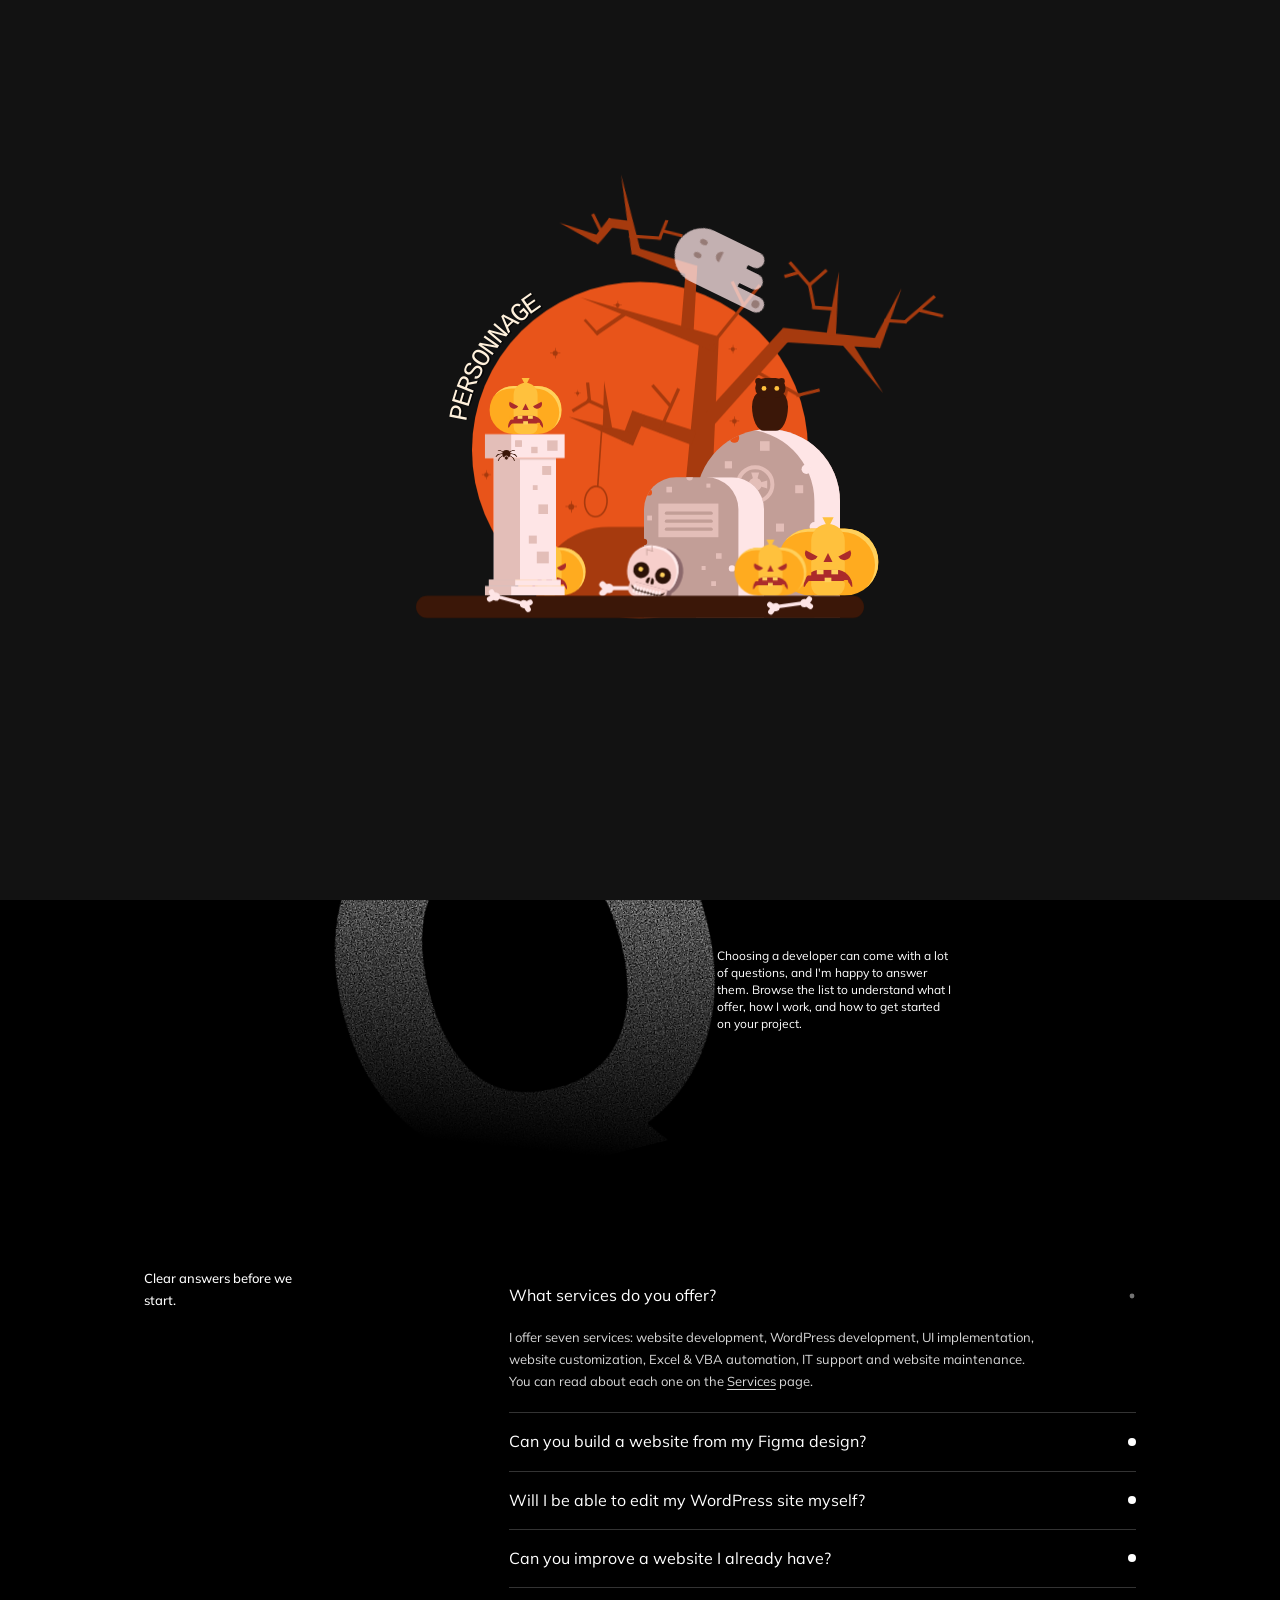
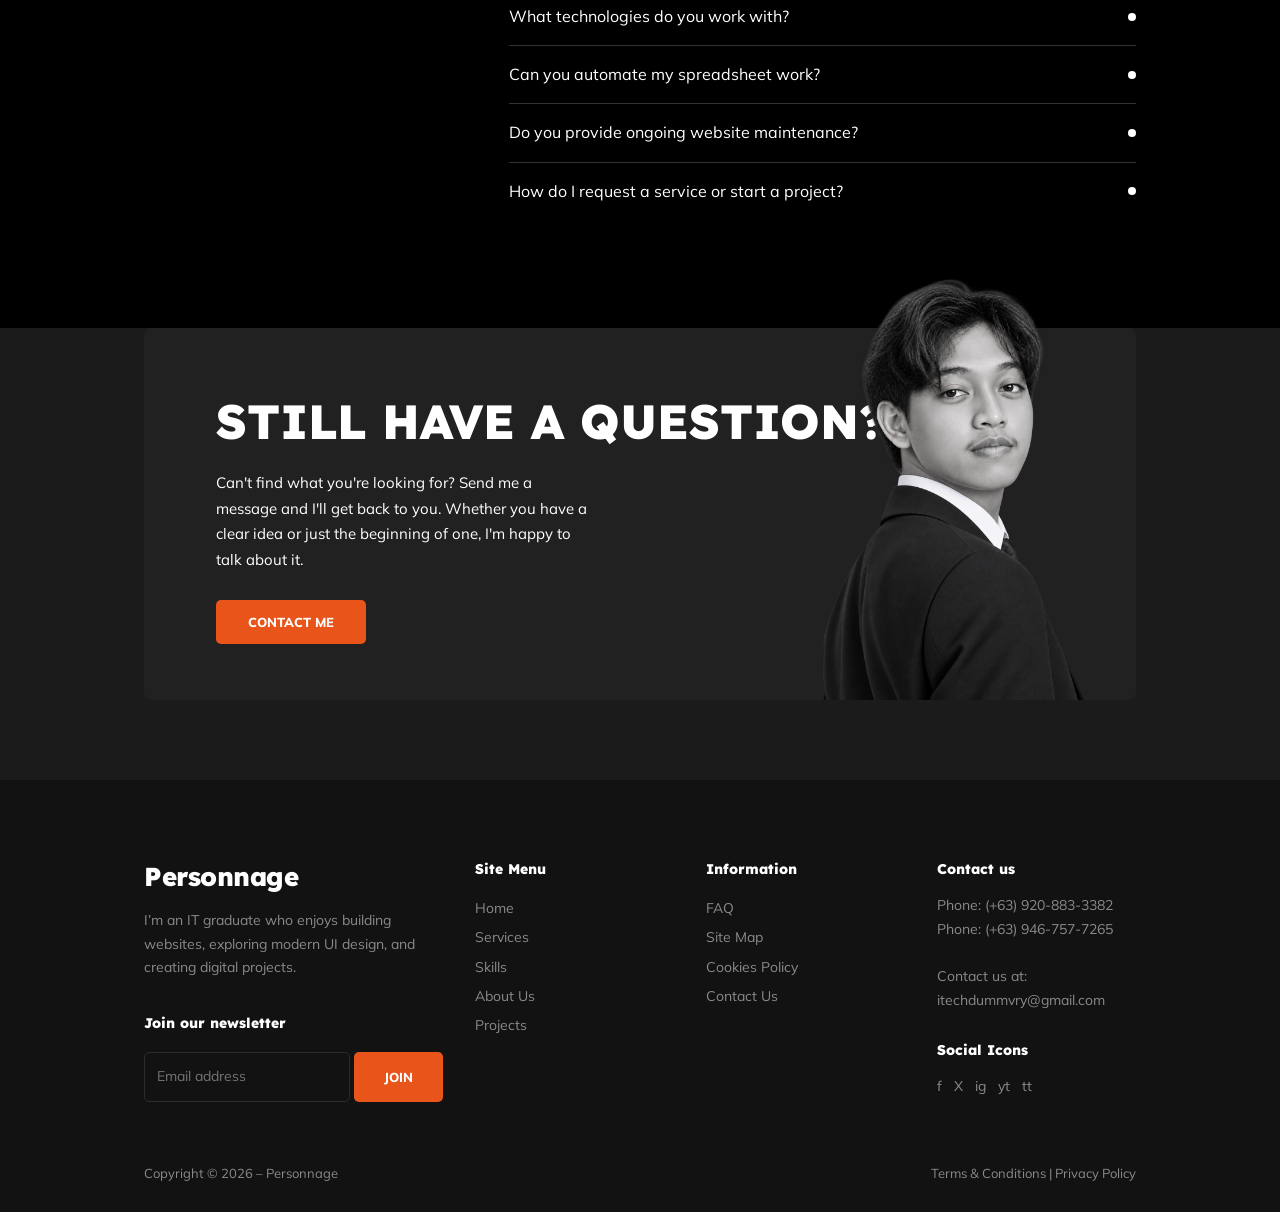
<file: 10-exp-resume/faq.html>
<!DOCTYPE html>
<html lang="en">
<head>
  <meta charset="utf-8">
  <meta name="viewport" content="width=device-width, initial-scale=1, viewport-fit=cover">
  <title>FAQ – Personnage | Charles Andrei</title>
  <meta name="description" content="Answers to common questions about web development, WordPress, UI implementation, Excel &amp; VBA automation, IT support and website maintenance by Charles Andrei.">
  <link rel="stylesheet" href="assets/css/style.css">
  <link rel="stylesheet" href="assets/css/faq.css">
</head>
<body>
  <site-header></site-header>

  <main>
    <div class="page-title wrap">
      <div class="crumb"><a href="index.html">Home</a><span>&rsaquo;</span>FAQ</div>
      <h1 data-g="FAQ">FAQ</h1>
    </div>
    <div class="dv" aria-hidden="true"></div>

    <!-- One continuous black block: hero + questions -->
    <div class="fq-black">

    <!-- Hero with oversized letters -->
    <section class="fq-hero" aria-label="FAQ introduction">
      <svg class="fq-defs" aria-hidden="true" focusable="false"><filter id="fqGrain" x="0" y="0" width="100%" height="100%">
        <feTurbulence type="fractalNoise" baseFrequency=".9" numOctaves="2" result="n"/>
        <feColorMatrix in="n" type="matrix" values="0 0 0 0 0  0 0 0 0 0  0 0 0 0 0  0 0 0 2.2 -.6" result="m"/>
        <feComposite in="SourceGraphic" in2="m" operator="in"/>
      </filter></svg>
      <span class="fq-l f" aria-hidden="true">F</span>
      <span class="fq-l a" aria-hidden="true">A</span>
      <span class="fq-l q" aria-hidden="true">Q</span>
      <p class="fq-p1">Welcome to the FAQ, where I answer the most common questions about working with me.</p>
      <p class="fq-p2">Choosing a developer can come with a lot of questions, and I'm happy to answer them. Browse the list to understand what I offer, how I work, and how to get started on your project.</p>
    </section>

    <!-- Questions -->
    <section class="fq-list wrap" aria-label="Frequently asked questions">
      <div class="fq-tag">Clear answers before we start.</div>
      <ul class="fq" id="fq">
        <li class="open">
          <button type="button" aria-expanded="true">What services do you offer?<span class="fq-dot"></span></button>
          <div class="fq-a"><div><p>I offer seven services: website development, WordPress development, UI implementation, website customization, Excel &amp; VBA automation, IT support and website maintenance. You can read about each one on the <a href="services.html">Services</a> page.</p></div></div>
        </li>
        <li>
          <button type="button" aria-expanded="false">Can you build a website from my Figma design?<span class="fq-dot"></span></button>
          <div class="fq-a"><div><p>Yes. I turn Figma files, sketches and ideas into clean, responsive interfaces that match the design. Spacing, type, colors and states are handled with care, and every screen is checked on mobile, tablet and desktop.</p></div></div>
        </li>
        <li>
          <button type="button" aria-expanded="false">Will I be able to edit my WordPress site myself?<span class="fq-dot"></span></button>
          <div class="fq-a"><div><p>Yes. I build pages so they are easy to update. You can change a photo, add a post or edit a price without calling a developer every time.</p></div></div>
        </li>
        <li>
          <button type="button" aria-expanded="false">Can you improve a website I already have?<span class="fq-dot"></span></button>
          <div class="fq-a"><div><p>Yes. With website customization I work with what you have: improving the layout, adding new features and fixing what isn't working. There is no need to start over.</p></div></div>
        </li>
        <li>
          <button type="button" aria-expanded="false">What technologies do you work with?<span class="fq-dot"></span></button>
          <div class="fq-a"><div><p>My main tools are HTML, CSS, JavaScript, PHP, Laravel and Next.js. The <a href="skills.html">Skills</a> page lists the frameworks, back-end technologies, databases and workflow tools I use.</p></div></div>
        </li>
        <li>
          <button type="button" aria-expanded="false">Can you automate my spreadsheet work?<span class="fq-dot"></span></button>
          <div class="fq-a"><div><p>Yes. Tell me the steps you repeat every day or week, and I'll turn them into formulas, macros, clean reports or a workflow that runs itself using Excel and VBA.</p></div></div>
        </li>
        <li>
          <button type="button" aria-expanded="false">Do you provide ongoing website maintenance?<span class="fq-dot"></span></button>
          <div class="fq-a"><div><p>Yes. I update content, plugins and features, and fix small problems before they become big ones, so your site stays fresh, tidy and working.</p></div></div>
        </li>
        <li>
          <button type="button" aria-expanded="false">How do I request a service or start a project?<span class="fq-dot"></span></button>
          <div class="fq-a"><div><p>Send a message through the <a href="contact.html">Contact</a> page, pick the service you need (optional) and describe your idea. I'll reply by email to discuss the next steps. I'm based in Calamba City, Laguna.</p></div></div>
        </li>
      </ul>
    </section>

    </div>

    <!-- CTA Section -->
    <section class="cta-sec">
      <div class="wrap">
        <div class="cta">
          <div>
            <h2 class="up">Still have a question?</h2>
            <p>Can't find what you're looking for? Send me a message and I'll get back to you. Whether you have a clear idea or just the beginning of one, I'm happy to talk about it.</p>
            <a class="btn lg" href="contact.html">Contact me</a>
          </div>
          <img class="person" src="assets/images/cta/cta-person.png" alt="Charles Andrei portrait" data-optional>
        </div>
      </div>
    </section>
  </main>

  <site-footer></site-footer>
  <script src="assets/js/components.js"></script>
  <script src="assets/js/faq.js"></script>
</body>
</html>
</file>
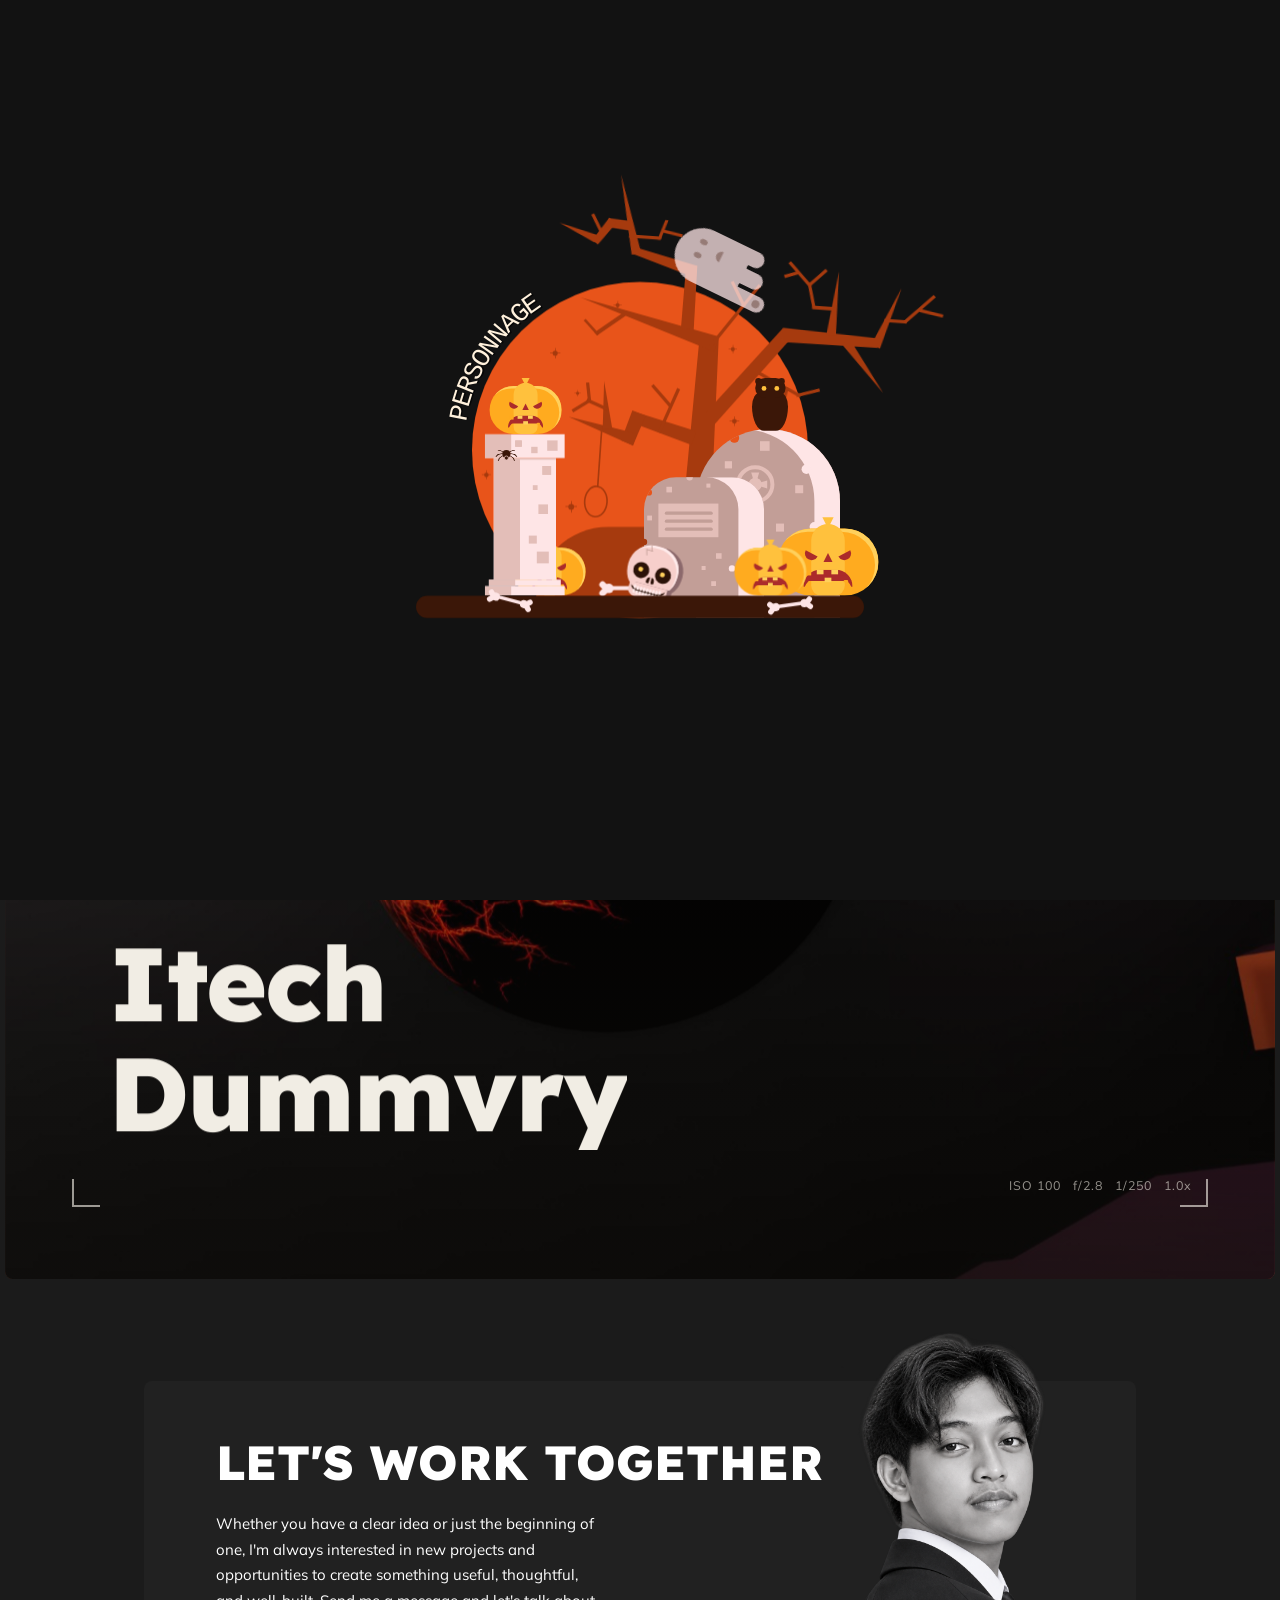
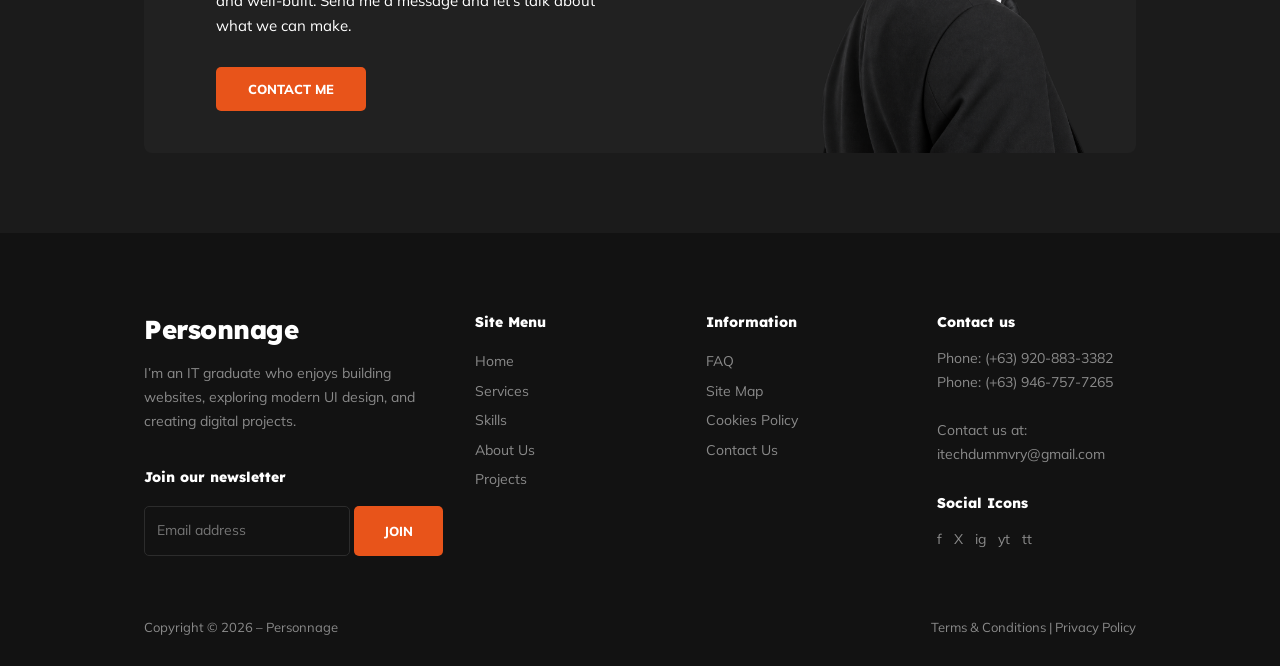
<file: 10-exp-resume/projects.html>
<!DOCTYPE html>
<html lang="en">
<head>
  <meta charset="utf-8">
  <meta name="viewport" content="width=device-width, initial-scale=1, viewport-fit=cover">
  <title>Projects – Personnage | Charles Andrei</title>
  <meta name="description" content="Explore selected web development and UI/UX projects designed and built by Charles Andrei.">
  <link rel="stylesheet" href="assets/css/style.css">
  <link rel="stylesheet" href="assets/css/projects.css">
</head>
<body>
  <site-header></site-header>

  <main>
    <div class="page-title wrap">
      <div class="crumb"><a href="index.html">Home</a><span>&rsaquo;</span>Projects</div>
      <h1 data-g="Projects">Projects</h1>
    </div>
    <div class="dv" aria-hidden="true"></div>

    <section class="zg" aria-label="Featured project">
      <div class="zg-hero">
        <div class="zg-media"><img id="zgHeroImg" alt="Featured Project Camera Viewfinder"></div>
        <div class="zg-cam" id="zgCam" aria-hidden="true">
          <i class="cb tl"></i><i class="cb tr"></i><i class="cb bl"></i><i class="cb br"></i>
          <div class="cam-rec"><b></b>REC <span id="camTime">00:00:00:00</span></div>
          <div class="cam-hint">Double-click to zoom</div>
          <div class="cam-exp">ISO 100 &nbsp; f/2.8 &nbsp; 1/250 &nbsp; <span id="camZoom">1.0x</span></div>
          <div class="cam-focus lock" id="camFocus"></div>
          <a class="bl-chip zg-chip" href="https://github.com/ITechDummvry5" target="_blank" rel="noopener">Account</a>
        </div>
        <div class="zg-first"><h2 class="zg-title" id="zgTitle"><span class="l1"><i>Itech</i></span><span class="l2"><i>Dummvry</i></span></h2></div>
        
        <section class="bl-about" aria-labelledby="bl-h">
          <div class="bl-grid bl-top">
            <div><a class="bl-chip" href="about.html">About</a></div>
            <div class="bl-right">
              <h2 class="bl-h" id="bl-h">Selected projects</h2>
              <a class="bl-gh" href="https://github.com/ITechDummvry5" target="_blank" rel="noopener" aria-label="See all my projects on GitHub">
                <svg viewBox="0 0 16 16" aria-hidden="true"><path d="M8 0C3.58 0 0 3.58 0 8c0 3.54 2.29 6.53 5.47 7.59.4.07.55-.17.55-.38 0-.19-.01-.82-.01-1.49-2.01.37-2.53-.49-2.69-.94-.09-.23-.48-.94-.82-1.13-.28-.15-.68-.52-.01-.53.63-.01 1.08.58 1.23.82.72 1.21 1.87.87 2.33.66.07-.52.28-.87.51-1.07-1.78-.2-3.64-.89-3.64-3.95 0-.87.31-1.59.82-2.15-.08-.2-.36-1.02.08-2.12 0 0 .67-.21 2.2.82.64-.18 1.32-.27 2-.27.68 0 1.36.09 2 .27 1.53-1.04 2.2-.82 2.2-.82.44 1.1.16 1.92.08 2.12.51.56.82 1.27.82 2.15 0 3.07-1.87 3.75-3.65 3.95.29.25.54.73.54 1.48 0 1.07-.01 1.93-.01 2.2 0 .21.15.46.55.38A8.013 8.013 0 0016 8c0-4.42-3.58-8-8-8z"/></svg>
              </a>
            </div>
          </div>
          <div class="bl-grid bl-body">
            <p class="bl-p">More than code &ndash; websites built to be clear, fast and easy to use.</p>
            <div>
              <p class="bl-p">A collection of the websites and web experiences I've designed and built, from the first sketch to launch, with a focus on clean layouts and smooth interactions.</p>
              <a class="bl-btn" href="#work">Explore</a>
            </div>
          </div>
          <div class="bl-stats">
            <div><b class="bl-num" id="statProjects" data-count="0">0</b><span>Projects built</span></div>
            <div><b class="bl-num" data-count="4">0</b><span>Years studying IT</span></div>
            <div><b class="bl-txt">HTML CSS JS PHP LARAVEL NEXTJS</b><span>Main tools</span></div>
          </div>
          <div class="bl-pin" id="work">
            <div class="bl-strip">
              <div class="bl-track" id="blTrack"></div>
            </div>
          </div>
        </section>
      </div>
    </section>

    <!-- CTA Section -->
    <section class="cta-sec">
      <div class="wrap">
        <div class="cta">
          <div>
            <h2 class="up">Let's work together</h2>
            <p>Whether you have a clear idea or just the beginning of one, I'm always interested in new projects and opportunities to create something useful, thoughtful, and well-built. Send me a message and let's talk about what we can make.</p>
            <a class="btn lg" href="contact.html">Contact me</a>
          </div>
          <img class="person" src="assets/images/cta/cta-person.png" alt="Charles Andrei portrait" data-optional>
        </div>
      </div>
    </section>
  </main>

  <site-footer></site-footer>
  <script src="assets/js/components.js"></script>
  <script src="assets/js/projects.js"></script>
</body>
</html>
</file>
<file: 10-exp-resume/assets/css/style.css>
/* ===== fonts: single source of truth for the whole site ===== */
@import url("https://fonts.googleapis.com/css2?family=Lexend:wght@500;800&family=Mulish:wght@400;700;800&display=swap");

:root {
  /* Brand & Dark Theme Colors */
  --bg: #1b1b1b;
  --bg-rgb: 27, 27, 27;
  --card: #212121;
  --card-rgb: 33, 33, 33;
  --card-hover: #2a2a2a;
  --deep: #121212;
  --deep-rgb: 18, 18, 18;
  --line: #2c2c2c;
  --line-light: rgba(255, 255, 255, 0.12);
  --text: #ffffff;
  --text-dim: #d8d8d6;
  --mute: #8a8a8a;

  /* Accent Palette */
  --acc: #e8541a;
  --acc-rgb: 232, 84, 26;
  --acc-hover: #ff6a2e;
  --acc-dark: #b8410f;
  --acc-soft: rgba(232, 84, 26, 0.15);

  /* Light Theme (Paper & Ink) Tokens */
  --paper: #f1ede4;
  --paper-rgb: 241, 237, 228;
  --paper-dim: #cfc9bd;
  --ink: #0e0c0a;
  --ink-rgb: 14, 12, 10;

  /* Typography System */
  --hf: 'Lexend', 'Segoe UI', system-ui, -apple-system, sans-serif;
  --bf: 'Mulish', 'Segoe UI', system-ui, -apple-system, sans-serif;

  /* Font Scale & Weights */
  --fs-xs: 11px;
  --fs-sm: 13px;
  --fs-base: 15px;
  --fs-md: 18px;
  --fs-lg: 22px;
  --fs-xl: 28px;
  --fs-2xl: 38px;
  --fs-3xl: 48px;
  --fs-hero: clamp(48px, 8vw, 104px);
  --fw-normal: 400;
  --fw-medium: 500;
  --fw-semibold: 600;
  --fw-bold: 700;
  --fw-extrabold: 800;

  /* Spacing Scale */
  --space-2xs: 4px;
  --space-xs: 8px;
  --space-sm: 14px;
  --space-md: 20px;
  --space-lg: 32px;
  --space-xl: 48px;
  --space-2xl: 80px;

  /* Layout & Containers */
  --container-width: 1032px;
  --container-wide: 1240px;
  --container-gutter: 20px;
  --r-btn: 5px;
  --r-card: 8px;
  --r-pill: 999px;
  --header-height: 96px;

  /* Shadows & Transitions */
  --tr-fast: 0.2s ease;
  --tr-normal: 0.3s cubic-bezier(0.2, 0.7, 0.2, 1);
  --shadow-card: 0 10px 30px rgba(0, 0, 0, 0.3);
  --shadow-float: 0 18px 40px -12px rgba(0, 0, 0, 0.75);

  box-sizing: border-box;
  padding-top: env(safe-area-inset-top, 0px);
  padding-bottom: env(safe-area-inset-bottom, 0px);
}

html {
  scroll-padding-top: env(safe-area-inset-top, 0px);
  scroll-behavior: smooth;
}

*, *::before, *::after {
  box-sizing: inherit;
}

body {
  margin: 0;
  background: var(--bg);
  color: var(--text);
  font: var(--fw-normal) var(--fs-base)/1.7 var(--bf);
  -webkit-font-smoothing: antialiased;
}

a {
  color: inherit;
  text-decoration: none;
  transition: color var(--tr-fast);
}

a:focus-visible, button:focus-visible, input:focus-visible, select:focus-visible, textarea:focus-visible {
  outline: 2px solid var(--acc);
  outline-offset: 3px;
}

/* ===== Containers & Wrappers ===== */
.wrap {
  max-width: var(--container-width);
  margin: 0 auto;
  padding: 0 var(--container-gutter);
}

.wrap-wide {
  max-width: var(--container-wide);
  margin: 0 auto;
  padding: 0 var(--container-gutter);
}

/* ===== Typography ===== */
h1, h2, h3, h4 {
  font-family: var(--hf);
  margin: 0;
  line-height: 1.1;
  color: inherit;
}

.eyebrow {
  color: var(--acc);
  font-weight: var(--fw-extrabold);
  font-size: var(--fs-sm);
  text-transform: uppercase;
  letter-spacing: 0.05em;
}

/* ===== Header & Navigation ===== */
header {
  position: absolute;
  top: env(safe-area-inset-top, 0px);
  left: 0;
  right: 0;
  height: var(--header-height);
  background: transparent;
  z-index: 10;
}

header .wrap {
  display: flex;
  align-items: center;
  justify-content: space-between;
  height: 100%;
}

.logo {
  font: var(--fw-extrabold) 24px var(--hf);
  letter-spacing: -0.5px;
}

nav {
  display: flex;
  gap: 34px;
  font-weight: var(--fw-bold);
  font-size: var(--fs-sm);
  color: var(--mute);
}

nav a {
  padding: 6px 0;
  border-bottom: 2px solid transparent;
  transition: color var(--tr-fast), border-color var(--tr-fast);
}

nav a:hover {
  color: #fff;
}

nav a.on {
  color: #fff;
  border-color: var(--acc);
}

.hr {
  display: flex;
  align-items: center;
  gap: 30px;
}

/* ===== Buttons ===== */
.btn {
  display: inline-block;
  background: var(--acc);
  color: #fff;
  font: var(--fw-extrabold) 11px var(--bf);
  text-transform: uppercase;
  padding: 9px 12px;
  border-radius: var(--r-btn);
  border: 0;
  cursor: pointer;
  transition: background var(--tr-fast), transform var(--tr-fast);
}

.btn:hover {
  background: var(--acc-hover);
}

.btn.lg {
  font-size: var(--fs-sm);
  padding: 14px 32px;
}

.btn.dk {
  background: var(--card);
  font-size: var(--fs-sm);
  padding: 14px 24px;
}

.btn.dk:hover {
  background: var(--card-hover);
}

.btn.rect {
  border-radius: 0;
  padding: 17px 36px;
  font-size: var(--fs-sm);
}

/* ===== Hero Base ===== */
.hero {
  min-height: 768px;
  position: relative;
  display: flex;
  align-items: center;
  overflow: hidden;
  background: radial-gradient(ellipse at 72% 45%, #3a2a22 0, #222 45%, #1a1a1a 100%);
}

.hero .face {
  position: absolute;
  right: 6%;
  top: 9%;
  width: min(52vw, 560px);
  aspect-ratio: 1 / 1.25;
  opacity: 0.9;
}

.hero .wrap {
  position: relative;
  width: 100%;
}

.hero h1 {
  font-size: clamp(64px, 10vw, 104px);
  font-weight: var(--fw-extrabold);
  letter-spacing: -2px;
  margin: 18px 0 22px;
}

.hero p {
  margin: 0 0 28px;
  font-weight: var(--fw-extrabold);
  font-size: var(--fs-sm);
  text-transform: uppercase;
}

.soc {
  display: flex;
  gap: 16px;
}

.soc a {
  width: 49px;
  height: 49px;
  border-radius: 50%;
  background: var(--line);
  display: grid;
  place-items: center;
  font: var(--fw-extrabold) 14px var(--hf);
  transition: background var(--tr-fast), color var(--tr-fast);
}

.soc a:hover {
  background: var(--acc);
  color: #fff;
}

/* ===== Sections & Grids ===== */
section {
  padding: var(--space-2xl) 0;
}

.head {
  position: relative;
  display: flex;
  justify-content: space-between;
  align-items: flex-end;
  margin-bottom: 40px;
}

.head small {
  position: absolute;
  top: -22px;
  left: 0;
  color: var(--acc);
  font-weight: var(--fw-extrabold);
  font-size: var(--fs-sm);
}

.head h2 {
  font-size: var(--fs-2xl);
  font-weight: var(--fw-extrabold);
  padding: 20px 0 0 16px;
  position: relative;
}

.head h2::before {
  content: attr(data-g);
  position: absolute;
  left: 0;
  top: -1px;
  font-size: 84px;
  line-height: 1;
  color: transparent;
  -webkit-text-stroke: 1px #2f2f2f;
  z-index: -1;
  white-space: nowrap;
}

.grid2 {
  display: grid;
  grid-template-columns: repeat(2, 1fr);
  gap: 28px;
}

.grid3 {
  display: grid;
  grid-template-columns: repeat(3, 1fr);
  gap: 28px;
}

.grid4 {
  display: grid;
  grid-template-columns: repeat(4, 1fr);
  gap: 28px;
  align-items: center;
}

/* ===== Cards & Components ===== */
.card {
  background: var(--card);
  border-radius: var(--r-card);
  padding: 56px 56px 52px;
  transition: background var(--tr-fast), transform var(--tr-fast);
}

.card .ic {
  width: 34px;
  height: 34px;
  border: 3px solid #fff;
  border-radius: 6px;
  margin-bottom: 46px;
}

.card h3 {
  font-size: 16px;
  margin-bottom: 14px;
}

.card p {
  margin: 0;
  font-size: 14px;
  line-height: 1.75;
}

.stats {
  background: var(--card);
  border-radius: var(--r-card);
  margin-top: 80px;
  padding: 48px 20px;
  display: grid;
  grid-template-columns: repeat(4, 1fr);
  text-align: center;
}

.stats i {
  display: block;
  width: 16px;
  height: 12px;
  background: var(--acc);
  border-radius: 3px;
  margin: 0 auto 12px;
}

.stats b {
  display: block;
  font: var(--fw-extrabold) 30px var(--hf);
}

.stats span {
  color: var(--mute);
  font-weight: var(--fw-bold);
  font-size: 14px;
}

.v {
  position: relative;
  aspect-ratio: 1 / .98;
  border-radius: 6px;
  overflow: hidden;
}

.v::after {
  content: "";
  position: absolute;
  left: 50%;
  top: 50%;
  margin: -12px 0 0 -9px;
  border-left: 24px solid var(--acc);
  border-top: 14px solid transparent;
  border-bottom: 14px solid transparent;
  transform: translateX(-4px);
}

.vi h3 {
  font-size: 14px;
  margin: 22px 0 6px;
  padding: 0 16px;
}

.vi span {
  display: block;
  padding: 0 16px;
  color: var(--mute);
  font-weight: var(--fw-extrabold);
  font-size: var(--fs-xs);
  text-transform: uppercase;
}

.vg {
  display: grid;
  grid-template-columns: repeat(3, 1fr);
  gap: 28px;
}

.more {
  text-align: center;
  margin-top: 48px;
}

.clients {
  background: #232323;
  padding: 70px 0;
}

.clients .wrap {
  display: grid;
  grid-template-columns: 1fr 1.2fr;
  gap: 50px;
  align-items: center;
}

.clients h2 {
  font-size: 42px;
  font-weight: var(--fw-extrabold);
  margin: 10px 0 18px;
}

.clients p {
  max-width: 340px;
  margin: 0;
}

.logos {
  display: grid;
  grid-template-columns: repeat(4, 1fr);
  gap: 16px;
}

.logos div {
  background: var(--bg);
  border-radius: 6px;
  aspect-ratio: 1 / 1.1;
  display: grid;
  place-items: center;
  font: var(--fw-extrabold) 15px var(--hf);
  letter-spacing: 1px;
  text-align: center;
}

.news .v {
  aspect-ratio: 1 / 1;
  border-radius: 0;
}

.news .v::after {
  display: none;
}

.news article {
  background: var(--card);
  border-radius: 6px;
  overflow: hidden;
}

.news article div:last-child {
  padding: 26px 24px 30px;
}

.news em {
  font-style: normal;
  color: var(--acc);
  font-size: var(--fs-xs);
  font-weight: var(--fw-extrabold);
  text-transform: uppercase;
}

.news h3 {
  font-size: 18px;
  margin-top: 14px;
  line-height: 1.3;
}

.cta {
  background: var(--card);
  border-radius: var(--r-card);
  position: relative;
  min-height: 372px;
  display: flex;
  align-items: center;
  padding: 0 72px;
}

.cta h2 {
  font-size: 48px;
  font-weight: var(--fw-extrabold);
  margin: 12px 0 22px;
}

.cta p {
  max-width: 380px;
  margin: 0 0 28px;
}

.cta .person {
  position: absolute;
  right: 30px;
  bottom: 0;
  width: min(42%, 380px);
  height: 115%;
}

footer {
  background: var(--deep);
  padding: 80px 0 0;
  color: var(--mute);
  font-size: 14px;
}

.fg {
  display: grid;
  grid-template-columns: 1.5fr 1fr 1fr 1fr;
  gap: 32px;
}

footer h4 {
  color: #fff;
  font: var(--fw-extrabold) 14px var(--hf);
  margin: 0 0 16px;
}

footer a {
  display: block;
  line-height: 2.1;
}

.nl {
  display: flex;
  gap: 4px;
  margin-top: 20px;
  max-width: 364px;
}

.nl input {
  flex: 1;
  min-width: 0;
  background: transparent;
  border: 1px solid var(--line);
  border-radius: var(--r-btn);
  padding: 12px;
  color: #fff;
  font: inherit;
}

.bot {
  display: flex;
  justify-content: space-between;
  padding: 60px 0 28px;
  font-size: var(--fs-sm);
  flex-wrap: wrap;
  gap: 8px;
}

.top {
  display: none;
  position: fixed;
  right: 20px;
  bottom: calc(20px + env(safe-area-inset-bottom, 0px));
  width: 30px;
  height: 30px;
  border-radius: 50%;
  background: var(--acc);
  color: #fff;
  display: grid;
  place-items: center;
  z-index: 11;
}

.v img, .logos img {
  position: absolute;
  inset: 0;
  width: 100%;
  height: 100%;
  object-fit: cover;
}

.logos div {
  position: relative;
}

.logos img {
  object-fit: contain;
  padding: 18px;
  background: var(--bg);
}

.hero img.face, .cta img.person {
  object-fit: contain;
  object-position: right bottom;
}

.cta img.person {
  position: absolute;
}

site-header {
  display: contents;
}

site-footer {
  display: block;
}

.page-title {
  text-align: center;
  padding: 170px 0 70px;
}

.crumb {
  font: var(--fw-extrabold) var(--fs-xs) var(--bf);
  text-transform: uppercase;
}

.crumb a {
  color: var(--acc);
}

.crumb span {
  margin: 0 8px;
}

.page-title h1 {
  position: relative;
  display: inline-block;
  font-size: clamp(48px, 8vw, 80px);
  font-weight: var(--fw-extrabold);
  margin: 14px 0 22px;
  padding: 0 30px;
}

.page-title h1::before {
  content: attr(data-g);
  position: absolute;
  left: 50%;
  top: 50%;
  transform: translate(-50%, -52%);
  font-size: 1.7em;
  color: transparent;
  -webkit-text-stroke: 1px #2f2f2f;
  z-index: -1;
  white-space: nowrap;
}

.page-title p {
  max-width: 600px;
  margin: 0 auto;
  font-weight: var(--fw-bold);
}

.grid3.sv {
  row-gap: 28px;
}

.card.hl {
  background: var(--acc);
  transform: scale(1.03);
}

.pcard {
  background: var(--card);
  border-radius: var(--r-card);
  padding: 48px 24px;
  text-align: center;
}

.pcard h3 {
  font: var(--fw-medium) var(--fs-sm) var(--hf);
  text-transform: uppercase;
}

.pcard .pr {
  font: var(--fw-extrabold) 52px var(--hf);
  margin: 26px 0 30px;
}

.pcard ul {
  list-style: none;
  margin: 0 0 34px;
  padding: 0;
  display: inline-block;
  text-align: left;
  font-weight: var(--fw-extrabold);
  font-size: var(--fs-sm);
  line-height: 2.4;
}

.pcard li::before {
  content: "\2713";
  color: var(--acc);
  margin-right: 12px;
}

.pcard li.off {
  color: var(--mute);
  font-weight: var(--fw-bold);
}

.pcard li.off::before {
  content: "\2715";
  color: var(--mute);
}

.pcard.hl {
  background: var(--acc);
  padding: 62px 24px;
}

.pcard.hl li::before {
  color: #fff;
}

.pcard.hl li.off, .pcard.hl li.off::before {
  color: #f4b79c;
}

.pcard.hl .btn {
  background: #fff;
  color: var(--acc);
}

.cta h2.up {
  text-transform: uppercase;
}

/* ===== Page Layout Helpers ===== */
.ab {
  display: grid;
  grid-template-columns: 1fr 1fr;
  gap: 56px;
  align-items: center;
}

.ab .v {
  aspect-ratio: 1 / 1.3;
  border-radius: var(--r-card);
}

.ab .v::after {
  display: none;
}

.ab h2 {
  font-size: 30px;
  font-weight: var(--fw-extrabold);
  margin: 14px 0 40px;
}

.ft {
  display: grid;
  grid-template-columns: 62px 1fr;
  margin-bottom: 34px;
}

.ft b {
  font: var(--fw-extrabold) 22px var(--hf);
  color: var(--acc);
}

.ft h3 {
  font-size: 16px;
  margin-bottom: 4px;
}

.ft p {
  margin: 0;
  font-size: 13px;
  line-height: 1.65;
}

.testi {
  position: relative;
  min-height: 456px;
  display: flex;
  align-items: center;
  background: #2a2a2a;
  overflow: hidden;
}

.testi > img {
  position: absolute;
  inset: 0;
  width: 100%;
  height: 100%;
  object-fit: cover;
  opacity: .35;
}

.testi .wrap {
  position: relative;
  display: grid;
  grid-template-columns: 1fr 1fr;
  gap: 30px;
  align-items: center;
}

.testi h2 {
  font-size: 42px;
  font-weight: var(--fw-extrabold);
  margin: 12px 0 18px;
}

.testi .l p {
  max-width: 440px;
  margin: 0;
}

.tc {
  background: var(--acc);
  border-radius: 6px;
  padding: 48px 44px;
}

.tc h3 {
  font-size: 22px;
  margin-bottom: 14px;
}

.tc p {
  margin: 0 0 40px;
  font-size: 14px;
}

.who {
  display: flex;
  align-items: center;
  gap: 16px;
}

.av {
  position: relative;
  width: 50px;
  height: 50px;
  border-radius: 50%;
  border: 3px solid #fff;
  background: linear-gradient(135deg, #ccc, #777);
  overflow: hidden;
}

.av img {
  position: absolute;
  inset: 0;
  width: 100%;
  height: 100%;
  object-fit: cover;
}

.who b {
  display: block;
  font: var(--fw-extrabold) 12px var(--hf);
  text-transform: uppercase;
}

.who span {
  font-size: 12px;
  text-transform: uppercase;
}

.tm {
  text-align: center;
}

.tm .v {
  aspect-ratio: 1 / 1.16;
  border-radius: 6px;
  margin-bottom: 26px;
}

.tm .v::after {
  display: none;
}

.tm h3 {
  font-size: 20px;
}

.tm em {
  display: block;
  font: var(--fw-extrabold) 12px var(--bf);
  font-style: normal;
  color: var(--acc);
  text-transform: uppercase;
  margin: 12px 0 18px;
}

.tm .soc {
  justify-content: center;
  gap: 4px;
}

.tm .soc a {
  width: 35px;
  height: 35px;
  font-size: 12px;
}

.ci {
  background: var(--card);
  border-radius: var(--r-card);
  text-align: center;
  padding: 62px 24px 70px;
}

.ci.hl {
  background: var(--acc);
  padding: 70px 24px 80px;
  margin: -8px 0;
}

.ci svg {
  width: 42px;
  height: 42px;
  fill: none;
  stroke: #fff;
  stroke-width: 2;
  stroke-linecap: round;
  stroke-linejoin: round;
  margin-bottom: 22px;
}

.ci h3 {
  font-size: 18px;
  margin-bottom: 14px;
}

.ci p {
  margin: 0;
  line-height: 2;
}

.cf {
  display: grid;
  grid-template-columns: 1fr 1.1fr;
  gap: 80px;
  align-items: center;
}

.cf .pic {
  position: relative;
  aspect-ratio: 1 / 1;
  border-radius: 50%;
  background: var(--card);
  overflow: hidden;
}

.cf .pic img {
  position: absolute;
  inset: 0;
  width: 100%;
  height: 100%;
  object-fit: cover;
  object-position: center bottom;
}

.cf h2 {
  font-size: clamp(34px, 5vw, 54px);
  font-weight: var(--fw-extrabold);
  margin: 14px 0 22px;
}

.cf .lead {
  color: var(--mute);
  margin: 0 0 40px;
}

.cf input, .cf select, .cf textarea {
  display: block;
  width: 100%;
  background: transparent;
  border: 1px solid var(--line);
  border-radius: 6px;
  padding: 0 16px;
  height: 45px;
  margin-bottom: 18px;
  color: var(--mute);
  font: inherit;
  font-size: 14px;
  transition: border-color var(--tr-fast), color var(--tr-fast);
}

.cf textarea {
  height: 108px;
  padding: 14px 16px;
  resize: vertical;
}

.cf select option {
  background: var(--card);
  color: #fff;
}

.cf input:focus, .cf select:focus, .cf textarea:focus {
  border-color: var(--acc);
  outline: 0;
  color: #fff;
}

.cf .ok {
  margin-top: 14px;
  color: var(--acc);
  font-weight: var(--fw-bold);
  min-height: 1.5em;
}

/* ===== Hero Scroll Sequence Base ===== */
.sh {
  position: relative;
  height: 600vh;
  padding: 0;
  background: #1a1a1a;
}

.sh-stick {
  position: sticky;
  top: 0;
  height: 100vh;
  height: 100svh;
  overflow: hidden;
}

.sh canvas {
  position: absolute;
  inset: 0;
  width: 100%;
  height: 100%;
}

.sh-stick::after {
  content: "";
  position: absolute;
  inset: 0;
  pointer-events: none;
  background: linear-gradient(90deg, rgba(20,20,20,.85), rgba(20,20,20,.35) 55%, transparent), linear-gradient(0deg, rgba(20,20,20,.6), transparent 35%);
}

.sh-c {
  position: absolute;
  z-index: 2;
  left: 0;
  right: 0;
  top: 50%;
  transform: translateY(-46%);
  pointer-events: none;
}

.sh-c .wrap {
  width: 100%;
}

.sh-c h1 {
  font-size: clamp(56px, 10vw, 104px);
  font-weight: var(--fw-extrabold);
  letter-spacing: -2px;
  margin: 0;
}

.sh-c h2 {
  font-size: clamp(38px, 6.4vw, 76px);
  font-weight: var(--fw-extrabold);
  letter-spacing: -1.5px;
  margin: 0;
}

.sh-c p {
  margin: 0;
  font-weight: var(--fw-extrabold);
  font-size: var(--fs-sm);
  text-transform: uppercase;
}

.sh-c p.sh-p {
  font-weight: var(--fw-bold);
  font-size: 17px;
  text-transform: none;
  max-width: 440px;
  color: #d8d8d6;
  line-height: 1.6;
}

.ln {
  display: block;
  overflow: hidden;
  padding-bottom: .12em;
  margin-bottom: -.12em;
}

.ln > * {
  transform: translateY(125%);
  transition: transform .8s cubic-bezier(.2, .7, .2, 1);
}

.sh-c.on .ln > * {
  transform: none;
}

.sh-c.past .ln > * {
  transform: translateY(-125%);
}

.sh-c.on .ln:nth-child(2) > * { transition-delay: .08s; }
.sh-c.on .ln:nth-child(3) > * { transition-delay: .16s; }
.sh-c.on .ln:nth-child(4) > * { transition-delay: .24s; }

.sh-c {
  visibility: hidden;
  transition: visibility 0s .9s;
}

.sh-c.on {
  visibility: visible;
  transition-delay: 0s;
}

.sh-c.on a {
  pointer-events: auto;
}

.sh-c .ln + .ln {
  margin-top: 20px;
}

.sh .soc {
  padding-bottom: 2px;
}

.sh-stats {
  display: flex;
  gap: 44px;
  flex-wrap: wrap;
}

.sh-stats b {
  font: var(--fw-extrabold) 36px var(--hf);
  display: block;
  line-height: 1.2;
}

.sh-stats span {
  color: var(--mute);
  font-weight: var(--fw-bold);
  font-size: 14px;
}

.sh-cue {
  position: absolute;
  z-index: 2;
  right: 6vw;
  bottom: 6vh;
  font: var(--fw-bold) 12px var(--bf);
  letter-spacing: .2em;
  color: #c9c9c6;
  transition: opacity .4s;
}

.sh-bar {
  position: absolute;
  z-index: 3;
  right: 20px;
  top: 50%;
  height: 120px;
  width: 1px;
  transform: translateY(-50%);
  background: rgba(255, 255, 255, .25);
}

.sh-bar i {
  display: block;
  height: 100%;
  background: var(--acc);
  transform-origin: top;
  transform: scaleY(0);
}

.sh-load {
  position: absolute;
  z-index: 3;
  left: 0;
  bottom: 0;
  height: 2px;
  width: 0;
  background: var(--acc);
  transition: opacity .5s;
}

@media(prefers-reduced-motion: reduce) {
  .ln > * { transition: none; }
}

/* ===== Editorial Hero Overrides ===== */
.sh canvas {
  filter: grayscale(.9) contrast(1.08) sepia(.2);
}

.sh-stick::after {
  background: linear-gradient(90deg, rgba(var(--ink-rgb), .92), rgba(var(--ink-rgb), .55) 55%, rgba(var(--ink-rgb), .15)), linear-gradient(0deg, rgba(var(--ink-rgb), .7), transparent 30%);
}

.sh-c {
  color: var(--paper);
}

.sh-c h1, .sh-c h2 {
  font-family: var(--hf);
  font-weight: var(--fw-extrabold);
  letter-spacing: -.04em;
  color: var(--paper);
}

.sh-c h1 {
  font-size: clamp(64px, 12vw, 156px);
  line-height: .88;
}

.sh-c h2 {
  font-size: clamp(44px, 7.4vw, 98px);
  line-height: .95;
}

.sh-c h1 em, .sh-c h2 em {
  font-style: normal;
  color: var(--acc);
}

.sh .eyebrow {
  font: var(--fw-extrabold) clamp(14px, 1.5vw, 16px) var(--bf);
  text-transform: none;
  color: var(--paper);
  display: flex;
  align-items: center;
  gap: 14px;
}

.sh .eyebrow::after {
  content: "";
  width: 64px;
  height: 1px;
  background: var(--acc);
}

.sh-c p.dek, .sh-c p.sh-p {
  font: 400 clamp(17px, 1.6vw, 20px)/1.55 var(--bf);
  text-transform: none;
  max-width: 420px;
  color: var(--paper-dim);
}

.sh .soc {
  gap: 0;
  border-top: 1px solid rgba(var(--paper-rgb), .35);
  padding-top: 14px;
  display: inline-flex;
}

.sh .soc a {
  width: auto;
  height: auto;
  border-radius: 0;
  background: none;
  display: inline;
  font: 600 13px var(--bf);
  color: var(--paper);
  padding: 0 18px;
  border-right: 1px solid rgba(var(--paper-rgb), .3);
  transition: color var(--tr-fast);
}

.sh .soc a:first-child { padding-left: 0; }
.sh .soc a:last-child { border-right: 0; }
.sh .soc a:hover { color: var(--acc); }

.sh-stats {
  gap: 0;
  border-top: 1px solid rgba(var(--paper-rgb), .4);
  padding-top: 18px;
}

.sh-stats > div {
  padding-right: 40px;
  margin-right: 40px;
  border-right: 1px solid rgba(var(--paper-rgb), .22);
}

.sh-stats > div:last-child {
  border: 0;
  margin: 0;
  padding: 0;
}

.sh-stats b {
  font: var(--fw-extrabold) clamp(34px, 4vw, 52px)/1.1 var(--hf);
  letter-spacing: -.03em;
}

.sh-stats span {
  font: 600 13px var(--bf);
  color: var(--paper-dim);
}

.sh .btn.rect {
  background: transparent;
  color: var(--paper);
  border: 1px solid var(--paper);
  border-radius: 0;
  text-transform: none;
  font: 600 15px var(--bf);
  padding: 16px 30px;
  transition: background var(--tr-fast), color var(--tr-fast);
}

.sh .btn.rect:hover {
  background: var(--paper);
  color: var(--ink);
}

.sh-top, .sh-n {
  position: absolute;
  z-index: 3;
  left: 0;
  right: 0;
  display: flex;
  justify-content: space-between;
  padding: 12px max(20px, calc(50% - 496px));
  font: 600 13px var(--bf);
  color: var(--paper-dim);
}

.sh-top {
  top: 104px;
  border-top: 1px solid rgba(var(--paper-rgb), .35);
  border-bottom: 1px solid rgba(var(--paper-rgb), .12);
}

.sh-top span:first-child {
  font: var(--fw-extrabold) 15px var(--hf);
  color: var(--paper);
}

.sh-n {
  bottom: 0;
  border-top: 1px solid rgba(var(--paper-rgb), .35);
  padding-bottom: calc(14px + env(safe-area-inset-bottom, 0px));
}

.sh-n b {
  font: var(--fw-extrabold) 15px var(--hf);
  color: var(--acc);
}

.sh-cue { display: none; }
.sh-bar { width: 1px; background: rgba(var(--paper-rgb), .25); }
.sh-load { height: 2px; }

header, header.solid, body:has(.sh) header, body:has(.sh) header.solid {
  background: transparent;
}

.sh-bar { display: none; }

/* ===== Custom Orange Scrollbar ===== */
::-webkit-scrollbar {
  width: 10px;
  height: 40px;
}

::-webkit-scrollbar-track {
  background: var(--deep);
}

::-webkit-scrollbar-thumb {
  background: var(--acc);
  border-radius: 10px;
  border: 2px solid var(--deep);
}

::-webkit-scrollbar-thumb:hover {
  background: var(--acc-hover);
}

@supports not selector(::-webkit-scrollbar) {
  html {
    scrollbar-width: thin;
    scrollbar-color: var(--acc) var(--deep);
  }
}

/* ===== Mirrored Text Utility ===== */
.sh-c.c1 .wrap {
  transform: scaleX(-1);
}

.sh-stick:has(.c1.on)::after {
  background: linear-gradient(270deg, rgba(var(--ink-rgb), .92), rgba(var(--ink-rgb), .55) 55%, rgba(var(--ink-rgb), .15)), linear-gradient(0deg, rgba(var(--ink-rgb), .7), transparent 30%);
}

/* ===== Shared Page Helpers & Utility Classes ===== */
.dv {
  position: relative;
  height: 1px;
  background: linear-gradient(90deg, transparent, rgba(var(--acc-rgb), .15) 20%, var(--acc) 50%, rgba(var(--acc-rgb), .15) 80%, transparent);
}

.cta-sec {
  padding-top: 0;
}

.cta-sec.after-bleed {
  padding-top: 70px;
}

.sec-tight {
  padding: 0 0 1px;
}

/* ===== Footer Component Customizations ===== */
footer .logo {
  color: #fff;
  font-size: 26px;
}

.ft-about {
  max-width: 360px;
  margin: 16px 0 34px;
}

.fg h4.ft-nl { margin: 0; }
.fg h4.ft-soc { margin-top: 28px; }
.nl .btn { padding: 12px 30px; }

/* ===== Global Responsive Breakpoints ===== */
@media(max-width: 860px) {
  nav, .hr .s { display: none; }
  .grid2, .grid3, .vg, .stats, .clients .wrap, .fg, .grid4 { grid-template-columns: 1fr; }
  .stats { gap: 30px; }
  .logos { grid-template-columns: repeat(2, 1fr); }
  .cta { padding: 48px 28px 220px; }
  .cta .person { width: 60%; height: 200px; right: 0; }
  .hero .face { opacity: .35; right: -10%; }
  .card { padding: 40px 32px; }
  .card.hl { transform: none; }
  .head h2::before { font-size: 60px; }
  .sh-stats > div { padding-right: 18px; margin-right: 18px; }
  .sh-n span:last-child { display: none; }
  .ab, .testi .wrap, .cf { grid-template-columns: 1fr; }
  .testi { padding: 60px 0; }
  .ci.hl { margin: 0; }
  .cf { gap: 40px; }
}
</file>
<file: 10-exp-resume/assets/css/orbit.css>
/* ===== certificates: scroll story =====
   1. big outline "Certificates"   2. it splits (Certi | ficates)   3. the globe grows out between the halves
   4. text appears inside the globe.  5. at the end of the scroll it closes again. Driven by scroll (see orbit.js). */
section#certificates.cg {
  position: relative;
  display: block;
  min-height: 0;
  height: 420vh;
  padding: 0;
  background: var(--bg);
}

.cg-stick {
  position: sticky;
  top: 0;
  height: 100vh;
  height: 100svh;
  overflow: hidden;
  background: var(--bg);
}

/* scroll-colour background layers */
.cg-bgs {
  position: absolute;
  inset: 0;
  z-index: 0;
  pointer-events: none;
}

.cg-bgs::after {
  content: "";
  position: absolute;
  inset: 0;
  background: rgba(0, 0, 0, .45);
  z-index: 1;
}

.cg-bg {
  position: absolute;
  inset: 0;
  background-size: cover;
  background-position: 50% var(--by, 0%);
  background-repeat: no-repeat;
  transform: scale(var(--ps, 1.1));
  will-change: opacity, background-position, transform;
}

.cg-bg-orange { background-image: url(../images/certified/first.png); }
.cg-bg-blue { background-image: url(../images/certified/second.png); }
.cg-bg-violet { background-image: url(../images/certified/third.png); }
.cg-bg-crimson { background-image: url(../images/certified/fourth.png); }
.cg-eyebrow { display: none; }

/* outline title, split into two halves */
.cg-title {
  position: absolute;
  inset: 0;
  z-index: 1;
  display: flex;
  align-items: center;
  justify-content: center;
  margin: 0;
  font: var(--fw-extrabold) clamp(52px, 13.2vw, 210px)/1 var(--hf);
  letter-spacing: -.045em;
  white-space: nowrap;
  pointer-events: none;
  --gx: 1.6vw;
  --gy: 1.8vw;
  --solid: .6;
  transform: translate(var(--gx), var(--gy));
}

.cg-title span {
  position: relative;
  display: block;
  color: transparent;
  -webkit-text-stroke: 1.5px rgba(var(--paper-rgb), .45);
  will-change: transform, opacity;
}

.cg-title span::before {
  position: absolute;
  top: 50%;
  font-size: calc(var(--solid) * 1em);
  line-height: 1;
  white-space: nowrap;
  color: #fff;
  -webkit-text-stroke: 0;
  text-shadow: 0 4px 24px rgba(0, 0, 0, .35);
  transform: translate(calc(.37em - var(--gx)), calc(-50% - var(--gy)));
}

.cg-l::before { content: "Certi"; right: 0; }
.cg-r::before { content: "ficates"; left: 0; }

/* globe */
.cg-world {
  position: absolute;
  inset: 0;
  z-index: 2;
  perspective: 1200px;
  perspective-origin: 50% 50%;
  touch-action: pan-y;
  cursor: grab;
  user-select: none;
  -webkit-user-select: none;
  pointer-events: none;
}

.cg-world.live { pointer-events: auto; }
.cg-world.is-dragging { cursor: grabbing; }

.cg-ring {
  position: absolute;
  left: 50%;
  top: 50%;
  width: 0;
  height: 0;
  transform-style: preserve-3d;
}

.cg-card {
  position: absolute;
  left: 0;
  top: 0;
  width: 128px;
  height: 160px;
  margin: -80px 0 0 -64px;
  display: flex;
  flex-direction: column;
  justify-content: space-between;
  padding: 12px 12px 14px;
  background: var(--card);
  border: 1px solid rgba(var(--paper-rgb), .22);
  border-radius: 6px;
  color: var(--paper);
  backface-visibility: hidden;
  -webkit-backface-visibility: hidden;
  will-change: transform, opacity;
  opacity: 0;
  transition: border-color var(--tr-fast);
}

.cg-card i {
  font: var(--fw-extrabold) 11px var(--bf);
  font-style: normal;
  color: var(--acc);
}

.cg-card b {
  font: var(--fw-extrabold) 15px/1.15 var(--hf);
  letter-spacing: -.02em;
}

.cg-card:hover {
  border-color: var(--acc);
}

/* text inside the globe */
.cg-copy {
  position: absolute;
  z-index: 3;
  left: 50%;
  top: 50%;
  width: min(440px, 78vw);
  transform: translate(-50%, -50%);
  text-align: center;
  pointer-events: none;
  opacity: 0;
}

.cg-copy::before {
  content: "";
  position: absolute;
  left: 50%;
  top: 50%;
  width: min(720px, 110vw);
  aspect-ratio: 1;
  transform: translate(-50%, -50%);
  background: radial-gradient(closest-side, rgba(27, 27, 27, .94) 40%, rgba(27, 27, 27, 0));
  z-index: -1;
}

.cg-copy small {
  display: block;
  margin-bottom: 14px;
  color: var(--acc);
  font: var(--fw-extrabold) 13px var(--bf);
}

.cg-copy h3 {
  margin: 0 0 16px;
  font: var(--fw-extrabold) clamp(30px, 4.2vw, 56px)/1 var(--hf);
  letter-spacing: -.04em;
  color: var(--paper);
}

.cg-copy h3 em {
  font-style: normal;
  color: var(--acc);
}

.cg-copy p {
  margin: 0 auto;
  max-width: 360px;
  font: 400 clamp(15px, 1.4vw, 18px)/1.6 var(--bf);
  color: var(--paper-dim);
}

/* small hints */
.cg-hint, .cg-drag {
  position: absolute;
  z-index: 4;
  left: 50%;
  bottom: calc(28px + env(safe-area-inset-bottom, 0px));
  transform: translateX(-50%);
  font: var(--fw-bold) 12px var(--bf);
  letter-spacing: .2em;
  text-transform: uppercase;
  color: var(--paper-dim);
  pointer-events: none;
}

.cg-drag {
  left: auto;
  right: 24px;
  transform: none;
  opacity: 0;
}

/* avatar group */
.cg-avatars {
  position: absolute;
  z-index: 4;
  left: 24px;
  bottom: calc(24px + env(safe-area-inset-bottom, 0px));
  display: flex;
  align-items: center;
  gap: 14px;
  pointer-events: none;
  opacity: 0;
  will-change: opacity, transform;
}

.cg-av { display: flex; }

.cg-av span {
  position: relative;
  display: grid;
  place-items: center;
  width: 44px;
  height: 44px;
  margin-left: -10px;
  border-radius: 6px;
  overflow: hidden;
  border: 2px solid var(--bg);
  background: var(--card-hover);
  color: var(--paper);
  font: var(--fw-extrabold) 12px var(--bf);
  letter-spacing: .02em;
}

.cg-av span:first-child { margin-left: 0; }
.cg-av span:nth-child(1) { background: #ffffff; }
.cg-av span:nth-child(2) { background: #ffffff; }
.cg-av span:nth-child(3) { background: #ffffff; }
.cg-av span:nth-child(4) { background: #ffffff; }

.cg-av span img {
  position: absolute;
  inset: 0;
  width: 100%;
  height: 100%;
  object-fit: cover;
}

.cg-av .cg-more {
  background: var(--paper);
  color: #1b1b1b;
}

.cg-avatars p {
  margin: 0;
  font: var(--fw-bold) 12px/1.3 var(--bf);
  letter-spacing: .14em;
  text-transform: uppercase;
  color: var(--paper-dim);
}

.cg-avatars p b {
  display: block;
  color: #fff;
  font-size: 14px;
  letter-spacing: .02em;
  text-transform: none;
}

/* ===== editorial layout around globe ===== */
.cg-frame {
  position: absolute;
  inset: 18px;
  z-index: 3;
  border: 1px solid rgba(var(--paper-rgb), .12);
  pointer-events: none;
}

.cg-ed {
  position: absolute;
  inset: 0;
  z-index: 4;
  pointer-events: none;
  opacity: 0;
}

.cg-meta {
  position: absolute;
  top: 44px;
  right: max(20px, calc(50% - 496px));
  text-align: right;
}

.cg-meta span {
  display: block;
  color: var(--paper-dim);
  font: var(--fw-bold) 12px var(--bf);
  letter-spacing: .2em;
  text-transform: uppercase;
}

.cg-meta b {
  display: block;
  margin-top: 6px;
  color: #fff;
  font: var(--fw-extrabold) 14px var(--hf);
  letter-spacing: -.01em;
}

.cg-now {
  position: absolute;
  left: 44px;
  top: 50%;
  transform: translateY(-50%);
  width: 210px;
}

.cg-now-d {
  display: block;
  min-height: 1em;
  margin-bottom: 14px;
  color: var(--paper-dim);
  font: var(--fw-bold) 12px var(--bf);
  letter-spacing: .14em;
  text-transform: uppercase;
}

.cg-now small {
  display: block;
  margin-bottom: 14px;
  padding-top: 12px;
  border-top: 1px solid rgba(var(--paper-rgb), .25);
  color: var(--acc);
  font: var(--fw-extrabold) 12px var(--bf);
  letter-spacing: .2em;
  text-transform: uppercase;
}

.cg-now-n {
  display: block;
  color: transparent;
  -webkit-text-stroke: 1.5px rgba(var(--paper-rgb), .6);
  font: var(--fw-extrabold) clamp(72px, 9vw, 140px)/.9 var(--hf);
  letter-spacing: -.05em;
}

.cg-now-t {
  display: block;
  margin-top: 16px;
  color: #fff;
  font: var(--fw-extrabold) clamp(16px, 1.5vw, 20px)/1.2 var(--hf);
  letter-spacing: -.02em;
}

.cg-status {
  position: absolute;
  top: 44px;
  left: max(20px, calc(50% - 496px));
  color: #fff;
  font: var(--fw-extrabold) 13px var(--bf);
  letter-spacing: .2em;
  text-transform: uppercase;
}

.cg-status[data-s="ongoing"] { color: var(--acc); }

@keyframes cg-pulse {
  0% { box-shadow: 0 0 0 0 rgba(var(--acc-rgb), .65); }
  100% { box-shadow: 0 0 0 8px rgba(var(--acc-rgb), 0); }
}

@media(prefers-reduced-motion: reduce) {
  .cg-now-s i, .cg-index li u { animation: none !important; }
}

.cg-now em {
  display: block;
  margin-top: 12px;
  color: var(--paper-dim);
  font: var(--fw-bold) 12px var(--bf);
  font-style: normal;
  letter-spacing: .14em;
  text-transform: uppercase;
}

/* right: numbered index */
.cg-index {
  position: absolute;
  right: 44px;
  top: 50%;
  transform: translateY(-50%);
  width: 210px;
  margin: 0;
  padding: 0;
  list-style: none;
  border-bottom: 1px solid rgba(var(--paper-rgb), .14);
}

.cg-index li {
  display: flex;
  gap: 14px;
  align-items: baseline;
  padding: 7px 0;
  border-top: 1px solid rgba(var(--paper-rgb), .14);
  color: #8f897d;
  font: var(--fw-bold) 13px var(--bf);
  transition: color var(--tr-normal), border-color var(--tr-normal);
}

.cg-index li i {
  flex: none;
  font: var(--fw-extrabold) 11px var(--bf);
  font-style: normal;
  letter-spacing: .08em;
}

.cg-index li u {
  flex: none;
  align-self: center;
  width: 6px;
  height: 6px;
  margin-left: auto;
  border-radius: 50%;
  background: transparent;
  text-decoration: none;
}

.cg-index li[data-s="completed"] u { background: #8f897d; }
.cg-index li[data-s="ongoing"] u { background: var(--acc); animation: cg-pulse 1.6s ease-out infinite; }
.cg-index li.on[data-s="completed"] u { background: var(--paper); }

.cg-index li span {
  min-width: 0;
  white-space: nowrap;
  overflow: hidden;
  text-overflow: ellipsis;
  transition: transform var(--tr-normal);
}

.cg-index li.on {
  color: #fff;
  border-top-color: var(--acc);
}

.cg-index li.on i { color: var(--acc); }
.cg-index li.on span { transform: translateX(6px); }

@media(max-width: 1180px) { .cg-now, .cg-index { display: none; } }
@media(max-height: 560px) { .cg-index { display: none; } }

@media(max-width: 760px) {
  .cg-title span { -webkit-text-stroke-width: 1px; }
  .cg-card { width: 76px; height: 96px; margin: -48px 0 0 -38px; padding: 8px 8px 9px; }
  .cg-card i { font-size: 9px; }
  .cg-card b { font-size: 11px; }
  .cg-frame { inset: 10px; }
  .cg-meta { display: none; }
  .cg-avatars { left: 16px; }
  .cg-av span { width: 36px; height: 36px; font-size: 10px; }
  .cg-avatars p { display: none; }
}
</file>
<file: 10-exp-resume/assets/css/cube.css>
/* ===== skills teaser: scroll cube (sticks inside the Skills section) ===== */
/* --s = cube size (shared by the track so it can pull the cubes up under the heading).
   The negative margin removes the empty band between the heading and the cubes.
   The .6 = half the cube + ~10% of its size, because the 3D perspective makes the front face look bigger than the box. */
.cb-track{--s:min(34vw,calc(80svh - 240px),440px);height:calc(var(--n,6) * 80vh);margin-top:calc(-1 * (50vh + 72px - var(--s) * .6));margin-top:calc(-1 * (50svh + 72px - var(--s) * .6))}
.cb-stage{position:sticky;top:0;height:100vh;height:100svh;display:flex;align-items:center;justify-content:center;gap:clamp(40px,10vw,160px);padding-top:96px;overflow:hidden;pointer-events:none}
.cb-wrap{perspective:1200px}
.cb-cube{--s:min(34vw,calc(80svh - 240px),440px);width:var(--s);height:var(--s);position:relative;transform-style:preserve-3d;transform:rotateX(90deg);will-change:transform}
.cb-face{position:absolute;inset:0;overflow:hidden;backface-visibility:hidden;background:var(--card);border-radius:6px}
.cb-face img{position:absolute;inset:0;width:100%;height:100%;object-fit:cover;display:block}
.cb-cap{position:absolute;left:0;right:0;bottom:0;padding:48px 24px 24px;background:linear-gradient(0deg,rgba(10,10,10,.85),transparent)}
.cb-cap em{font-style:normal;color:var(--acc);font-size:11px;font-weight:800;text-transform:uppercase}
.cb-cap h3{font-size:clamp(16px,2.4vw,22px);margin-top:10px;line-height:1.3}
.cb-face[data-face=front]{transform:translateZ(calc(var(--s)/2))}
.cb-face[data-face=back]{transform:rotateY(180deg) translateZ(calc(var(--s)/2))}
.cb-face[data-face=right]{transform:rotateY(90deg) translateZ(calc(var(--s)/2))}
.cb-face[data-face=left]{transform:rotateY(-90deg) translateZ(calc(var(--s)/2))}
.cb-face[data-face=top]{transform:rotateX(-90deg) translateZ(calc(var(--s)/2))}
.cb-face[data-face=bottom]{transform:rotateX(90deg) translateZ(calc(var(--s)/2))}
.cb-hint{position:absolute;bottom:28px;left:0;right:0;text-align:center;font-weight:700;font-size:13px;color:var(--mute)}
@media(max-width:860px){.cb-stage{gap:36px}.cb-cap{padding:28px 10px 10px}.cb-cap h3{font-size:12px;margin-top:6px}.cb-cap em{font-size:9px}}

/* ===== skills teaser: animated squares background ===== */
.skills-teaser{position:relative;overflow:clip} /* clip (not hidden) keeps the background inside the Skills section without breaking sticky */
.skills-teaser .wrap{position:relative;z-index:1}

/* sticky layer: stays on screen for the whole section, takes no layout space */
.skills-bg{
  position:sticky;top:0;
  height:100vh;height:100svh;
  margin-bottom:-100vh;margin-bottom:-100svh;
  z-index:0;pointer-events:none;overflow:hidden;
  /* original purple look: uncomment the next line
  background:linear-gradient(to left,#8f94fb,#4e54c8); */
}
.circles{position:absolute;inset:0;overflow:hidden;margin:0;padding:0;perspective:900px}
.circles li{
  position:absolute;display:block;list-style:none;
  width:20px;height:20px;bottom:-150px;
  border-radius:12%;
  transform-style:preserve-3d;
  background:linear-gradient(135deg,#e2582b 0%,#c8431f 55%,#a8341a 100%);
  box-shadow:inset 0 0 0 1px rgba(255,255,255,.12),inset -6px -6px 14px rgba(0,0,0,.25),0 14px 30px rgba(0,0,0,.45);
  animation:cb-float 25s linear infinite;
}
/* the small square tucked into the bottom-left corner, sitting a bit in front */
.circles li::before{
  content:"";position:absolute;left:-30%;bottom:-30%;
  width:44%;height:44%;border-radius:12%;
  background:linear-gradient(135deg,#ec6a3c,#c8431f);
  box-shadow:inset 0 0 0 1px rgba(255,255,255,.18),inset -3px -3px 8px rgba(0,0,0,.25),0 8px 16px rgba(0,0,0,.4);
  transform:translateZ(26px);
}
.circles li:nth-child(1){left:25%;width:80px;height:80px;animation-delay:0s}
.circles li:nth-child(2){left:10%;width:20px;height:20px;animation-delay:2s;animation-duration:12s}
.circles li:nth-child(3){left:70%;width:20px;height:20px;animation-delay:4s}
.circles li:nth-child(4){left:40%;width:60px;height:60px;animation-delay:0s;animation-duration:18s}
.circles li:nth-child(5){left:65%;width:20px;height:20px;animation-delay:0s}
.circles li:nth-child(6){left:75%;width:110px;height:110px;animation-delay:3s}
.circles li:nth-child(7){left:35%;width:150px;height:150px;animation-delay:7s}
.circles li:nth-child(8){left:50%;width:25px;height:25px;animation-delay:15s;animation-duration:45s}
.circles li:nth-child(9){left:20%;width:15px;height:15px;animation-delay:2s;animation-duration:35s}
.circles li:nth-child(10){left:85%;width:150px;height:150px;animation-delay:0s;animation-duration:11s}

@keyframes cb-float{
  0%{transform:translateY(0) rotateX(20deg) rotateY(-25deg) rotateZ(0deg);opacity:.7}
  100%{transform:translateY(-1000px) rotateX(380deg) rotateY(335deg) rotateZ(720deg);opacity:0}
}
@media(prefers-reduced-motion:reduce){.circles li{animation:none}}

/* ===== skills teaser: description under the heading ===== */
.skills-desc{max-width:560px;margin:18px 0 0;font-size:clamp(15px,1.6vw,17px);line-height:1.7;color:var(--mute)}
</file>
<file: 10-exp-resume/assets/css/videos.css>
/* ===== videos: stacked cards that slide up over each other (scroll-driven) ===== */
.vsec {
  position: relative;
  padding: 0;
}

/* ---- default / no-JS / reduced motion / short screens ---- */
.vsec .vview { padding: 0; max-width: none; margin: 0; }
.vsec .vg { display: flex; flex-direction: column; grid-template-columns: none; gap: 0; width: auto; }

.vsec .vi {
  position: relative;
  display: flex;
  flex-direction: column;
  border-radius: 0;
  overflow: hidden;
  padding: 20px clamp(20px, 5vw, 80px) 24px;
  background: var(--pc, var(--card));
}

.vsec .vi h3 {
  order: 1;
  margin: 0 0 -.3em;
  padding: 0;
  position: relative;
  z-index: 2;
  font: var(--fw-extrabold) clamp(34px, 8vw, 92px)/1 var(--hf);
  letter-spacing: -.01em;
}

.vsec .vi .v { order: 2; aspect-ratio: 16 / 10; border-radius: 6px; }
.vsec .vi > span { order: 0; padding: 0; margin-bottom: 10px; color: var(--acc); }

/* background colors repeat every 6 cards */
.vsec .vi:nth-child(6n+1) { --pc: #2a1650; }
.vsec .vi:nth-child(6n+2) { --pc: #17140f; }
.vsec .vi:nth-child(6n+3) { --pc: #3a1230; }
.vsec .vi:nth-child(6n+4) { --pc: #1b2733; }
.vsec .vi:nth-child(6n+5) { --pc: #3a2a12; }
.vsec .vi:nth-child(6n+6) { --pc: #062c30; }

/* vertical parallax inside the image box */
.vsec .v {
  background-size: 100% 128% !important;
  background-position: 50% calc(50% + var(--py, 0) * 50%) !important;
  overflow: hidden;
}

.vsec .v img {
  transform: translate3d(0, calc(var(--py, 0) * 7%), 0) scale(1.16);
}

/* ---- pinned mode ---- */
.vsec.is-pinned { margin-top: -104px; }
.vsec.is-pinned .vstage { pointer-events: none; position: sticky; top: 0; height: 100vh; height: 100svh; overflow: hidden; box-sizing: border-box; padding-top: 104px; padding-bottom: 0; display: flex; flex-direction: column; }
.vsec.is-pinned .vview { position: relative; flex: 1; min-height: 0; width: 100%; overflow: hidden; border-radius: 0; }
.vsec.is-pinned .vg { position: absolute; inset: 0; display: block; }
.vsec.is-pinned .vi { position: absolute; inset: 0; border-radius: 0; padding: clamp(14px, 2.4vw, 28px) clamp(20px, 5vw, 80px); will-change: transform, filter; transform-origin: 50% 0; }
.vsec.is-pinned .vi .v { flex: 1; min-height: 0; aspect-ratio: auto; width: 100%; max-width: none; align-self: center; }
.vsec.is-pinned .vi > span { position: absolute; right: clamp(20px, 5vw, 80px); top: clamp(14px, 2.4vw, 28px); margin: 0; z-index: 3; }

/* ===== Developer Philosophy & Quotes Section ===== */
.dev-quotes-sec {
  position: relative;
  z-index: 5;
  padding: 85px 0;
  background: linear-gradient(180deg, var(--deep) 0%, #151515 50%, var(--bg) 100%);
  border-top: 1px solid rgba(var(--acc-rgb), 0.25);
  border-bottom: 1px solid rgba(255, 255, 255, 0.08);
  overflow: hidden;
}

.dev-quotes-head {
  text-align: center;
  margin-bottom: 36px;
}

.dev-quotes-head small {
  display: inline-block;
  font: var(--fw-extrabold) 12px var(--hf);
  letter-spacing: 0.2em;
  text-transform: uppercase;
  color: var(--acc);
  margin-bottom: 8px;
}

.dev-quotes-head h2 {
  position: relative;
  font: var(--fw-extrabold) clamp(30px, 5vw, 46px)/1.1 var(--hf);
  color: var(--text);
  margin: 0 0 10px;
}

.dev-quotes-head h2::before {
  content: attr(data-g);
  position: absolute;
  left: 50%;
  top: 50%;
  transform: translate(-50%, -55%);
  font-size: 1.6em;
  color: transparent;
  -webkit-text-stroke: 1px rgba(255, 255, 255, 0.06);
  z-index: -1;
  white-space: nowrap;
  pointer-events: none;
}

.dev-quotes-sub {
  color: var(--text-dim);
  font-size: var(--fs-md);
  max-width: 540px;
  margin: 0 auto;
}

.dev-quotes-card {
  position: relative;
  max-width: 860px;
  margin: 0 auto;
  padding: 44px 52px;
  background: rgba(30, 30, 30, 0.75);
  border: 1px solid rgba(255, 255, 255, 0.12);
  border-radius: 20px;
  backdrop-filter: blur(16px);
  -webkit-backdrop-filter: blur(16px);
  box-shadow: 0 20px 50px rgba(0, 0, 0, 0.5), inset 0 1px 0 rgba(255, 255, 255, 0.15);
  transition: opacity 0.25s ease, transform 0.25s ease;
}

.dev-quotes-card.is-changing .quote-content-wrap {
  opacity: 0;
  transform: translateY(8px);
}

.quote-content-wrap {
  transition: opacity 0.25s ease, transform 0.25s ease;
}

.quote-bg-glow {
  position: absolute;
  top: -40%;
  right: -20%;
  width: 320px;
  height: 320px;
  background: radial-gradient(circle, rgba(var(--acc-rgb), 0.2) 0%, transparent 70%);
  pointer-events: none;
  border-radius: 50%;
}

.quote-watermark {
  position: absolute;
  top: 10px;
  right: 36px;
  font-family: Georgia, serif;
  font-size: 130px;
  line-height: 1;
  color: rgba(var(--acc-rgb), 0.12);
  user-select: none;
  pointer-events: none;
}

.quote-tag {
  display: inline-block;
  padding: 4px 14px;
  border-radius: 12px;
  background: rgba(var(--acc-rgb), 0.15);
  border: 1px solid rgba(var(--acc-rgb), 0.3);
  color: var(--acc);
  font: var(--fw-extrabold) 10px var(--hf);
  letter-spacing: 0.15em;
  text-transform: uppercase;
  margin-bottom: 20px;
}

.quote-text {
  margin: 0 0 24px;
  padding: 0;
  font: var(--fw-bold) clamp(20px, 3.2vw, 27px)/1.4 var(--hf);
  color: var(--text);
  letter-spacing: -0.01em;
}

.quote-author-block {
  display: flex;
  align-items: center;
  gap: 16px;
  padding-top: 18px;
  border-top: 1px solid rgba(255, 255, 255, 0.08);
}

.quote-author-name {
  font: var(--fw-extrabold) 16px var(--hf);
  color: var(--text);
  margin: 0 0 2px;
}

.quote-author-role {
  font-size: var(--fs-xs);
  color: var(--mute);
  display: block;
}

.quote-controls {
  display: flex;
  align-items: center;
  justify-content: space-between;
  margin-top: 28px;
}

.quote-dots {
  display: flex;
  align-items: center;
  gap: 8px;
}

.quote-dot {
  width: 10px;
  height: 10px;
  border-radius: 50%;
  background: rgba(255, 255, 255, 0.2);
  border: none;
  padding: 0;
  cursor: pointer;
  transition: all var(--tr-normal);
}

.quote-dot.active {
  width: 26px;
  border-radius: 5px;
  background: var(--acc);
  box-shadow: 0 0 12px rgba(var(--acc-rgb), 0.5);
}

.quote-nav {
  display: flex;
  align-items: center;
  gap: 10px;
}

.quote-btn {
  width: 42px;
  height: 42px;
  border-radius: 50%;
  background: rgba(255, 255, 255, 0.06);
  border: 1px solid rgba(255, 255, 255, 0.12);
  color: var(--text);
  display: flex;
  align-items: center;
  justify-content: center;
  cursor: pointer;
  transition: all var(--tr-fast);
}

.quote-btn:hover {
  background: var(--acc);
  border-color: var(--acc);
  color: #fff;
  transform: translateY(-2px);
  box-shadow: 0 6px 18px rgba(var(--acc-rgb), 0.4);
}

@media(max-width: 768px) {
  .dev-quotes-card {
    padding: 30px 22px;
    margin: 0 12px;
  }
  .quote-watermark {
    font-size: 80px;
    right: 18px;
  }
}

/* ---- real video inside card ---- */
.vsec .v[data-video], .vsec .v[data-embed] { cursor: pointer; }
/* FIX 1: every card takes clicks in pinned mode, so a click can never fall through to a hidden card */
.vsec.is-pinned .v { pointer-events: auto; }
.vsec .v video, .vsec .v iframe { position: absolute; inset: 0; width: 100%; height: 100%; border: 0; object-fit: cover; background: #000; z-index: 3; }
.vsec .v.playing::after { display: none; }

/* ---- play button ---- */
.vsec .v::after {
  content: "";
  position: absolute;
  inset: 0;
  margin: auto;
  width: 88px;
  height: 88px;
  border: 1.5px solid rgba(var(--paper-rgb), .85);
  border-radius: 50%;
  background: rgba(var(--ink-rgb), .45) url("data:image/svg+xml,%3Csvg xmlns='http://www.w3.org/2000/svg' viewBox='0 0 24 24'%3E%3Cpath fill='%23f1ede4' d='M8 5.2v13.6a1 1 0 0 0 1.5.86l11-6.8a1 1 0 0 0 0-1.72l-11-6.8A1 1 0 0 0 8 5.2z'/%3E%3C/svg%3E") 54% 50%/34% no-repeat;
  -webkit-backdrop-filter: blur(6px);
  backdrop-filter: blur(6px);
  transform: none;
  transition: transform var(--tr-normal), background-color var(--tr-normal), border-color var(--tr-normal);
  pointer-events: none;
}

.vsec .v:hover::after {
  transform: scale(1.1);
  background-color: var(--acc);
  border-color: var(--acc);
}

/* FIX 2: no play button on cards that have no video */
.vsec .v:not([data-video]):not([data-embed])::after { display: none; }

@media(max-width: 860px) { .vsec .v::after { width: 64px; height: 64px; } }

/* dim the project thumbnails a little (brighten slightly on hover) */
.vsec .v img { filter: brightness(.8); transition: filter var(--tr-normal); }
.vsec .v:hover img { filter: brightness(.95); }

/* project links in the label span: the pinned stage has pointer-events:none, so turn it back on for the link */
.vsec .vi > span,
.vsec .vi > span a { pointer-events: auto; }
.vsec .vi > span a {
  color: inherit;
  text-decoration: underline;
  text-underline-offset: 4px;
  cursor: pointer;
  transition: color var(--tr-fast);
}
.vsec .vi > span a:hover,
.vsec .vi > span a:focus-visible { color: #fff; }
</file>
<file: 10-exp-resume/assets/css/iso.css>
/* ===== services: isometric illustration background (orange + matte black) ===== */
#services{position:relative;overflow:hidden}
#services > .wrap{position:relative;z-index:1}
.svc-iso{position:absolute;inset:0;z-index:0;overflow:hidden;pointer-events:none;perspective:9999px;opacity:.9}

.svc-iso .iso-w-clearfix::before,.svc-iso .iso-w-clearfix::after{content:" ";display:table}
.svc-iso .iso-w-clearfix::after{clear:both}
.svc-iso .iso-w-preserve-3d{transform-style:preserve-3d}

.svc-iso .iso-hold-illustration{position:absolute;left:0;top:50%;right:0;display:block;width:60%;max-width:700px;margin:0 auto;perspective:9999px;transform:translate(0,-50%) rotateX(55deg) rotateY(-3deg) rotateZ(49deg)}
.svc-iso .iso-background{position:relative;display:block;width:54%;height:55vw;max-height:750px;margin:0 auto;border-top-left-radius:10px;border-top-right-radius:10px;background-image:linear-gradient(152deg,#303030,#1e1e1e 74%);box-shadow:0 0 0 1px rgba(255,255,255,.04);perspective:999px}
.svc-iso .iso-top-bar{position:relative;left:0;top:0;right:0;width:100%;height:22px;border-bottom:2px solid #1b1b1b;border-top-left-radius:10px;border-top-right-radius:10px;background-color:#343434}
.svc-iso .iso-dot{position:absolute;left:10px;top:8px;width:5px;height:5px;border-radius:100%;background-color:var(--acc)}
.svc-iso .iso-dot.iso-_2{left:20px}
.svc-iso .iso-dot.iso-_3{left:30px}
.svc-iso .iso-left-strip{position:absolute;left:0;top:22px;z-index:0;width:38%;height:100%;background-image:linear-gradient(180deg,rgba(255,255,255,.07),rgba(255,255,255,0) 37%)}

.svc-iso .iso-text-like-box{position:relative;width:38%;padding:20px 25px 25px;float:left}
.svc-iso .iso-text-like-box.iso-bottom{top:-250px;width:31%;padding-top:0;clear:left;background-image:none}
.svc-iso .iso-text-like-box.iso-bottom.iso-v2{top:-32px;width:80%;margin-left:30%;float:none;clear:none}
.svc-iso .iso-text{width:15%;float:left;font-family:Verdana,Geneva,sans-serif;color:var(--acc);font-size:21px;line-height:30px}
.svc-iso .iso-text.iso-wide{width:34%;font-weight:700;letter-spacing:-.02em}
.svc-iso .iso-straight-line{position:relative;width:83%;height:2px;margin-left:2%;padding-top:22px;float:left;border-bottom:2px solid var(--acc)}
.svc-iso .iso-straight-line.iso-short{width:62%}
.svc-iso .iso-straight-line-full{position:relative;width:100%;height:2px;margin-top:7px;clear:left;border-radius:1px;background-color:#3d3d3d}
.svc-iso .iso-straight-line-full.iso-shortened{width:50%}

.svc-iso .iso-square-tower{position:relative;top:-20px;width:35%;height:150px;float:left;clear:left;perspective:999px}
.svc-iso .iso-play-box{position:relative;left:0;top:50%;right:0;z-index:4;display:block;overflow:visible;width:65px;height:65px;margin:0 auto;border:2px solid var(--acc);border-radius:0 3px 3px;background-image:linear-gradient(135deg,rgba(var(--acc-rgb),.85),rgba(255,138,85,.75));transform:translate(0,-50%) translate3d(-79px,-61px,70px)}
.svc-iso .iso-play-box__play-icon{position:absolute;left:0;top:50%;right:0;display:block;width:15px;margin:0 auto;border-top:10px solid transparent;border-bottom:10px solid transparent;border-left:15px solid #fff;transform:translate(0,-50%)}
.svc-iso .iso-play-box__top-bar{position:relative;left:-2px;top:-6px;z-index:0;width:35%;height:5px;border-top-left-radius:3px;border-top-right-radius:3px;background-color:#ff8a55}
.svc-iso .iso-play-box__square-1{position:absolute;left:0;top:50%;right:0;z-index:3;display:block;width:65px;height:65px;margin:0 auto;border-radius:3px;background-color:rgba(255,138,85,.7);transform:translate(0,-50%) translate3d(-62px,-44px,50px)}
.svc-iso .iso-play-box__square-2{position:absolute;left:0;top:50%;right:0;z-index:2;display:block;width:65px;height:65px;margin:0 auto;border-radius:3px;background-color:#b8410f;background-image:linear-gradient(315deg,#c9440f,#a8380d);transform:translate3d(-42px,-92%,50px)}
.svc-iso .iso-play-box__square-bottom{position:absolute;left:0;top:50%;right:0;z-index:0;display:block;width:65px;height:65px;margin:0 auto;border-radius:3px;background-image:linear-gradient(335deg,rgba(var(--acc-rgb),.55) 11%,rgba(var(--acc-rgb),.2) 48%);transform:translate(-18px,-57%)}
.svc-iso .iso-bottom-line-bar{position:relative;top:-230px;width:25%;height:200px;margin-left:8%;clear:left;border-radius:5px;background-image:linear-gradient(185deg,var(--acc),rgba(var(--acc-rgb),0) 86%)}

.svc-iso .iso-mountain-photo-parent{position:relative;left:-20px;top:0;width:62%;padding:25px;float:left;perspective:9999px}
.svc-iso .iso-mountain-photo__real-deal{position:relative;left:0;top:-70px;right:0;display:block;overflow:hidden;width:80%;height:100px;margin:0 auto;border-radius:1px;background-image:linear-gradient(315deg,#3b3b3b,#2a2a2a);box-shadow:29px 29px 0 6px rgba(var(--acc-rgb),.85)}
.svc-iso .iso-mountain-photo__real-deal.iso-small{top:30px;width:90%;height:60px;float:left;clear:left;box-shadow:none;opacity:.51}
.svc-iso .iso-mountain-photo__real-deal.iso-small.iso-no-mountains{top:50px;opacity:.21}
.svc-iso .iso-mountain{position:relative;left:-25px;top:65px;right:0;display:block;width:70%;height:80%;margin:0 auto;border-radius:5px;background-image:linear-gradient(180deg,#ff8a55,var(--acc));transform:rotate(45deg)}
.svc-iso .iso-mountain.iso-_2{position:absolute;left:25px;top:58px;right:0;width:90%;height:110%;background-image:linear-gradient(90deg,rgba(255,255,255,.2),rgba(var(--acc-rgb),.55) 51%)}
.svc-iso .iso-mountain.iso-shrunked{left:-6px;top:31px}
.svc-iso .iso-mountain.iso-shrunked.iso-_2{left:25px;top:30px;right:0}
.svc-iso .iso-arrow-line{position:absolute;left:0;right:0;bottom:54px;display:block;width:2px;height:42px;margin:0 auto;background-color:var(--acc)}
.svc-iso .iso-arrow-line-small{position:absolute;left:-4px;right:0;bottom:0;width:2px;height:10px;background-color:var(--acc);transform:rotate(-45deg)}
.svc-iso .iso-arrow-line-small.iso-v2{left:4px;transform:rotate(45deg)}

.svc-iso .iso-tri-parent{position:relative;left:0;top:-50px;right:0;width:62%;padding:30px;float:left;perspective:9999px}
.svc-iso .iso-column{position:relative;z-index:10;width:29.11%;margin-right:1.11%;margin-left:3.11%;padding:12px;float:left;border-radius:5px;background-image:linear-gradient(135deg,#363636,#282828);box-shadow:11px 11px 0 0 var(--acc)}
.svc-iso .iso-digit{display:block;height:26px;margin-bottom:2px;text-align:center;font:700 26px/26px Verdana,Geneva,sans-serif;color:var(--acc)}
.svc-iso .iso-string-block{position:relative;top:30px;width:30%;float:left}
.svc-iso .iso-square{position:relative;left:0;top:0;right:0;display:block;width:25px;height:25px;margin:0 auto;border-radius:1px;background-color:#ff8a55;box-shadow:11px 11px 0 -1px #8a2f0a}
.svc-iso .iso-square.iso-_2{top:60px;z-index:1}
.svc-iso .iso-square.iso-_3{top:-10px}
.svc-iso .iso-connector-bar{position:absolute;left:0;top:22px;right:0;display:block;width:2px;height:25px;margin:0 auto;background-color:#ff8a55;box-shadow:11px 11px 0 0 #8a2f0a}

.svc-iso .iso-circle-tower{position:absolute;left:0;top:-66px;width:80px;height:80px;perspective:9999px}
.svc-iso .iso-circle-top{position:absolute;left:-8px;top:-4px;right:0;z-index:5;display:block;width:40px;height:40px;margin:0 auto;border-radius:100%;background-color:rgba(255,138,85,.85);background-image:linear-gradient(315deg,rgba(255,255,255,.2),rgba(255,255,255,0));transform:translate3d(0,0,10px)}
.svc-iso .iso-circle-top.iso-_2{left:25px;top:10px;right:0;z-index:4}
.svc-iso .iso-circle-top.iso-_3{left:47px;top:23px;z-index:3;background-color:transparent;background-image:linear-gradient(180deg,var(--acc),rgba(255,255,255,.25));box-shadow:23px 19px 0 0 rgba(var(--acc-rgb),.3);transform:none}
.svc-iso .iso-overflow-hidden{position:absolute;left:0;top:0;right:0;overflow:hidden;width:100%;height:100%}

.svc-iso [data-ix]{transition:opacity .6s ease,transform .8s cubic-bezier(.22,1,.36,1),width .9s ease}
.svc-iso.iso-js [data-ix^="loading-line"]{width:0}
.svc-iso.iso-js [data-ix^="column-hover"],.svc-iso.iso-js [data-ix="hovering-on-load-string-block"],.svc-iso.iso-js [data-ix="arrow-load"]{opacity:0}
.svc-iso.iso-js [data-ix^="pop-in"]{opacity:0;transform:scale(.8)}
.svc-iso.iso-js [data-ix="mountain-slide-in"]{transform:translate(140px,0) rotate(45deg)}
.svc-iso.iso-js [data-ix="mountain-slide-in-from-left"]{transform:translate(-100px,0) rotate(45deg)}
.svc-iso.iso-js [data-ix="play-icon-on-load"]{transform:translate(-100px,-50%)}
.svc-iso.iso-ready [data-ix^="loading-line"]{width:100%}
.svc-iso.iso-ready .iso-shortened[data-ix^="loading-line"]{width:50%}
.svc-iso.iso-ready [data-ix^="column-hover"],.svc-iso.iso-ready [data-ix="hovering-on-load-string-block"],.svc-iso.iso-ready [data-ix="arrow-load"]{opacity:1}
.svc-iso.iso-ready [data-ix^="pop-in"]{opacity:1;transform:none}
.svc-iso.iso-ready [data-ix="mountain-slide-in"],.svc-iso.iso-ready [data-ix="mountain-slide-in-from-left"]{transform:rotate(45deg)}
.svc-iso.iso-ready [data-ix="play-icon-on-load"]{transform:translate(0,-50%)}
.svc-iso.iso-ready .iso-mountain-photo__real-deal.iso-small[data-ix]{opacity:.51}
.svc-iso.iso-ready .iso-mountain-photo__real-deal.iso-small.iso-no-mountains[data-ix]{opacity:.21}

@media (max-width:991px){.svc-iso .iso-hold-illustration{width:90%}.svc-iso .iso-background{height:63vw}}
@media (max-width:767px){.svc-iso .iso-text-like-box.iso-bottom,.svc-iso .iso-bottom-line-bar{top:-280px}.svc-iso .iso-circle-tower{left:-3%;top:-56px}.svc-iso .iso-circle-top{width:30px;height:30px}.svc-iso .iso-circle-top.iso-_3{left:52px}.svc-iso .iso-digit{height:18px;font-size:18px;line-height:18px}}
@media (max-width:479px){.svc-iso .iso-hold-illustration{transform:translate(0,-50%) rotateX(55deg) rotateY(-3deg) rotateZ(49deg) scale(.7)}.svc-iso .iso-background{width:100%;height:107vw}}

/* ===== services: cards stay hidden for 1.5s after the section appears, then ease in ===== */
#services .grid3 .card{transition:opacity 1s ease 1.5s,translate 1s cubic-bezier(.22,1,.36,1) 1.5s}
#services.svc-hold .grid3 .card{opacity:0;translate:0 28px}
@media(prefers-reduced-motion:reduce){#services .grid3 .card{transition:none}}

/* services cards: permanent see-through background (text stays fully visible).
   Change .55 to make them more solid (1 = fully solid) or more transparent (0 = invisible). */
#services .grid3 .card{background:rgba(33,33,33,.55)}
</file>
<file: 10-exp-resume/assets/css/editorial.css>
/* ===== Services: editorial cards + stats (scoped to #services only) ===== */
#services .grid3 {
  gap: 0;
  counter-reset: svc;
  margin-top: 8px;
}

#services .card {
  position: relative;
  display: flex;
  flex-direction: column;
  min-height: 360px;
  padding: 34px 34px 40px;
  border-radius: 0;
  counter-increment: svc;
  border-top: 1px solid rgba(var(--paper-rgb), .35);
  border-right: 1px solid rgba(var(--paper-rgb), .14);
  background:
    linear-gradient(var(--acc), var(--acc)) 0 0 / 0 2px no-repeat,
    rgba(var(--deep-rgb), .72);
  -webkit-backdrop-filter: blur(10px);
  backdrop-filter: blur(10px);
  transition: background-size .6s cubic-bezier(.2, .7, .2, 1), background-color var(--tr-normal);
}

#services .card:last-child {
  border-right: 0;
}

#services .card:hover {
  background-size: 100% 2px, auto;
  background-color: rgba(28, 28, 28, .82);
}

#services .card .ic {
  display: none;
}

#services .card::before {
  content: counter(svc, decimal-leading-zero);
  display: flex;
  align-items: center;
  gap: 14px;
  font: var(--fw-extrabold) 13px var(--bf);
  color: var(--acc);
  margin-bottom: auto;
  padding-bottom: 56px;
}

#services .card::after {
  content: "\2197";
  position: absolute;
  top: 30px;
  right: 34px;
  font: 500 18px var(--bf);
  color: rgba(var(--paper-rgb), .45);
  transition: color var(--tr-normal), transform var(--tr-normal);
}

#services .card:hover::after {
  color: var(--acc);
  transform: translate(3px, -3px);
}

#services .card h3 {
  font: var(--fw-extrabold) clamp(22px, 2.4vw, 28px)/1.05 var(--hf);
  letter-spacing: -.03em;
  color: var(--paper);
  margin: 0 0 16px;
}

#services .card p {
  font: 400 15px/1.65 var(--bf);
  color: #b9b3a6;
  max-width: 300px;
}

/* stats strip */
#services .stats {
  background: rgba(var(--deep-rgb), .72);
  -webkit-backdrop-filter: blur(10px);
  backdrop-filter: blur(10px);
  border-radius: 0;
  border-top: 1px solid rgba(var(--paper-rgb), .35);
  margin-top: 48px;
  padding: 0;
  text-align: left;
}

#services .stats > div {
  padding: 34px 34px 36px;
  border-right: 1px solid rgba(var(--paper-rgb), .14);
}

#services .stats > div:last-child {
  border-right: 0;
}

#services .stats i {
  width: 28px;
  height: 2px;
  border-radius: 0;
  background: var(--acc);
  margin: 0 0 22px;
}

#services .stats b {
  font: var(--fw-extrabold) clamp(38px, 4.6vw, 60px)/1 var(--hf);
  letter-spacing: -.04em;
  color: var(--paper);
  margin-bottom: 10px;
}

#services .stats span {
  font: var(--fw-bold) 12px var(--bf);
  letter-spacing: .14em;
  text-transform: uppercase;
  color: #b9b3a6;
}

@media(max-width: 860px) {
  #services .card {
    min-height: 0;
    border-right: 0;
    border-bottom: 1px solid rgba(var(--paper-rgb), .14);
  }
  #services .card::before { padding-bottom: 36px; }
  #services .stats { grid-template-columns: 1fr 1fr; }
  #services .stats > div { border-bottom: 1px solid rgba(var(--paper-rgb), .14); }
  #services .stats > div:nth-child(2n) { border-right: 0; }
}
</file>
<file: 10-exp-resume/assets/css/strip.css>
/* ===== services: cards as a film strip with camera viewfinder ===== */
#services .svc-view {
  position: relative;
  width: 100vw;
  margin: 0 0 0 calc(50% - 50vw);
  padding: 0 0 64px;
  overflow: hidden;
  -webkit-mask-image: linear-gradient(90deg, transparent, #000 6%, #000 94%, transparent);
  mask-image: linear-gradient(90deg, transparent, #000 6%, #000 94%, transparent);
}

#services .grid3.svc-strip {
  display: flex;
  grid-template-columns: none;
  gap: 0;
  width: max-content;
  align-items: stretch;
  animation: svc-run 50s linear infinite;
}

#services .svc-view:hover .svc-strip {
  animation-play-state: paused;
}

@keyframes svc-run {
  to { transform: translateX(-50%); }
}

#services .svc-strip .card {
  flex: none;
  width: 300px;
  min-height: 0;
  height: auto;
  padding: 30px 28px 32px;
  margin: 0;
  border-radius: 0;
  border-right: 1px solid var(--line-light);
}

#services .svc-strip .card .ic { margin-bottom: 22px; }
#services .svc-strip .card h3 { margin-bottom: 10px; }

/* viewfinder corners + exposure readout */
#services .vf {
  position: absolute;
  bottom: 0;
  width: 28px;
  height: 28px;
  border: 0 solid var(--paper);
  pointer-events: none;
}

#services .vf-l { left: max(20px, calc(50% - 506px)); border-left-width: 2px; border-bottom-width: 2px; }
#services .vf-r { right: max(20px, calc(50% - 506px)); border-right-width: 2px; border-bottom-width: 2px; }

#services .strip-exif {
  position: absolute;
  right: max(60px, calc(50% - 466px));
  bottom: 6px;
  display: flex;
  gap: 22px;
  font: 600 12px/1 ui-monospace, Menlo, Consolas, monospace;
  letter-spacing: .06em;
  color: var(--paper-dim);
  text-transform: uppercase;
}

@media(max-width: 860px) {
  #services .svc-strip .card { width: 250px; }
  #services .strip-exif { display: none; }
}

@media(prefers-reduced-motion: reduce) {
  #services .grid3.svc-strip { animation: none; }
  #services .svc-view { overflow-x: auto; }
}

/* service cards links */
#services .svc-strip a.card {
  display: block;
  color: inherit;
  text-decoration: none;
  cursor: pointer;
  transition: opacity 1s ease 1.5s, translate 1s cubic-bezier(.22, 1, .36, 1) 1.5s, transform var(--tr-fast), background var(--tr-fast);
}

#services .svc-strip a.card:hover, #services .svc-strip a.card:focus-visible {
  background: rgba(45, 45, 45, .85);
}
</file>
<file: 10-exp-resume/assets/css/quotes.css>
/* ===== Developer Quotes — logistics-style layout (no card box) ===== */
#developer-quotes.dev-quotes-sec {
  position: relative;
  background: var(--bg);
  padding: var(--space-2xl) 0 0;
  overflow: hidden;
  isolation: isolate;
  --dq-h: clamp(340px, 58vh, 720px);
  --dq-text-h: clamp(170px, 26vh, 280px);
  /* quote font: change this one line to try other fonts */
  --dq-quote-font: 'Playfair Display', Georgia, 'Times New Roman', serif;
  min-height: 100vh;
  min-height: 100svh;
  display: flex;
  flex-direction: column;
}

#developer-quotes > .wrap,
#developer-quotes > .wrap-wide {
  width: 100%;
}

#developer-quotes > .wrap-wide {
  flex: 1;
  display: flex;
  flex-direction: column;
  width: 100%;
}

/* orange band behind the truck */
#developer-quotes .dq-band {
  position: absolute;
  left: 50%;
  width: 100vw;
  transform: translateX(-50%);
  bottom: 0;
  height: calc(var(--dq-h) * 0.5);
  background: var(--acc);
  z-index: 0;
}

/* strip every box style from the card */
#developer-quotes .dev-quotes-card {
  position: relative;
  z-index: 1;
  display: flex;
  flex-direction: column;
  flex: 1;
  width: 100%;
  max-width: none;
  margin: 0;
  padding: 0;
  background: none;
  border: 0;
  border-radius: 0;
  box-shadow: none;
  backdrop-filter: none;
  -webkit-backdrop-filter: none;
  overflow: visible;
}
#developer-quotes .dev-quotes-card::before,
#developer-quotes .dev-quotes-card::after { content: none; display: none; }

#developer-quotes .dq-top {
  display: grid;
  grid-template-columns: minmax(0, 1.6fr) minmax(0, 1fr);
  gap: var(--space-xl);
  align-items: start;
  transition: opacity .25s ease, transform .25s ease;
}

/* ===== THE QUOTE TEXT (font changed here) ===== */
#developer-quotes .quote-text {
  margin: 0;
  padding: 0;
  max-width: none;
  font-family: var(--dq-quote-font);
  font-weight: 500;
  font-style: italic;
  font-size: clamp(24px, 3.4vw, 46px);
  height: var(--dq-text-h);
  overflow: hidden;
  line-height: 1.15;
  letter-spacing: -0.01em;
  text-transform: none;
  color: var(--acc);
}

#developer-quotes .dq-meta {
  justify-self: end;
  width: 100%;
  max-width: 340px;
  padding-top: 14px;
}

#developer-quotes .dq-by {
  margin: 0 0 var(--space-md);
  display: block;
}

#developer-quotes .quote-author-name,
#developer-quotes .quote-author-role {
  display: block;
  margin: 0;
  font-family: var(--hf);
  font-weight: var(--fw-medium);
  font-size: 11px;
  line-height: 1.6;
  letter-spacing: .06em;
  text-transform: uppercase;
  color: var(--acc);
}

#developer-quotes .quote-nav {
  display: flex;
  gap: 8px;
  align-items: stretch;
}
#developer-quotes.dev-quotes-sec {
  --dq-h: clamp(380px, 68vh, 800px);      /* was clamp(340px, 58vh, 720px) */
  --dq-text-h: clamp(130px, 20vh, 220px); /* was clamp(170px, 26vh, 280px) */
}

#developer-quotes .quote-btn {
  width: auto;
  height: auto;
  border: 0;
  cursor: pointer;
  white-space: nowrap;
  background: var(--acc);
  color: #fff;
  font: var(--fw-medium) 15px/1 var(--hf);
  padding: 16px 34px;
  border-radius: 2px;
  box-shadow: none;
  transition: background var(--tr-fast), transform var(--tr-fast);
}
#developer-quotes .quote-btn:hover { background: var(--acc-hover); }
#developer-quotes .quote-btn:active { transform: translateY(1px); }

#developer-quotes .quote-btn.prev {
  display: grid;
  place-items: center;
  padding: 0 16px;
  background: transparent;
  box-shadow: inset 0 0 0 1px var(--acc);
  color: var(--acc);
}
#developer-quotes .quote-btn.prev:hover { background: var(--acc); color: #fff; }

/* truck stage */
#developer-quotes .dq-stage {
  position: relative;
  flex: 1;
  display: flex;
  align-items: flex-end;
  justify-content: center;
  margin-top: 0;
  min-height: var(--dq-h);
}

#developer-quotes .dq-photo {
  display: block;
  height: var(--dq-h);
  width: auto;
  max-width: 100%;
  object-fit: contain;
  margin: 0 auto;
  position: relative;
  z-index: 2;
  transition: opacity .25s ease, transform .25s ease;
}
#developer-quotes .dev-quotes-card.is-changing .dq-photo {
  opacity: 0;
  transform: translateY(10px);
}

/* change animation (JS toggles .is-changing on #quotesSlider) */
#developer-quotes .dev-quotes-card.is-changing .dq-top {
  opacity: 0;
  transform: translateY(8px);
}

@media (max-width: 860px) {
  #developer-quotes .dq-top { grid-template-columns: 1fr; gap: var(--space-md); }
  #developer-quotes .dq-meta { justify-self: start; }
  #developer-quotes.dev-quotes-sec { --dq-h: 340px; --dq-text-h: 210px; }
}

/* ===== Corner details (counter + scroll badge) ===== */
#developer-quotes .dq-corner {
  position: absolute;
  bottom: 28px;
  z-index: 3;
  color: var(--ink);
}
#developer-quotes .dq-left { left: 0; }
#developer-quotes .dq-right { right: 0; }

/* rotating scroll badge */
#developer-quotes .dq-badge {
  display: grid;
  place-items: center;
  width: 112px;
  height: 112px;
  text-decoration: none;
}
#developer-quotes .dq-badge > svg {
  position: absolute;
  inset: 0;
  animation: dqSpin 16s linear infinite;
}
#developer-quotes .dq-ring-text {
  font: var(--fw-bold) 9.5px var(--hf);
  letter-spacing: .2em;
  text-transform: uppercase;
  fill: var(--ink);
}
#developer-quotes .dq-arrow {
  display: grid;
  place-items: center;
  width: 46px;
  height: 46px;
  border-radius: 50%;
  background: var(--ink);
  color: #fff;
  transition: transform var(--tr-normal);
}
#developer-quotes .dq-badge:hover .dq-arrow { transform: translateY(4px); }
@keyframes dqSpin { to { transform: rotate(360deg); } }

@media (prefers-reduced-motion: reduce) {
  #developer-quotes .dq-badge > svg { animation: none; }
}
@media (max-width: 600px) {
  #developer-quotes .dq-right { display: none; }
}

/* ===== Author signature (bottom-left) ===== */
#developer-quotes .dq-sign {
  max-width: 34%;
  transform: rotate(-5deg);
  transform-origin: left bottom;
  transition: opacity .25s ease, transform .25s ease;
}
#developer-quotes .dq-sign span {
  display: block;
  font-family: 'Mrs Saint Delafield', 'Segoe Script', cursive;
  font-size: clamp(52px, 6vw, 96px);
  line-height: .9;
  letter-spacing: 0;
  white-space: nowrap;
  color: var(--ink);
}
#developer-quotes .dq-sign img {
  display: block;
  height: clamp(60px, 8vw, 110px);
  width: auto;
  max-width: 100%;
  object-fit: contain;
}
#developer-quotes .dev-quotes-card.is-changing .dq-sign {
  opacity: 0;
  transform: rotate(-5deg) translateY(8px);
}
@media (max-width: 860px) {
  #developer-quotes .dq-sign span { font-size: 48px; }
}
@media (max-width: 600px) {
  #developer-quotes .dq-sign { max-width: 46%; }
  #developer-quotes .dq-sign span { font-size: 36px; }
}
#developer-quotes .dq-sign [hidden] { display: none; }
</file>
<file: 10-exp-resume/assets/css/hero-compose.css>
/* ===== Hero — composed layouts (12 × 8 grid) + orange motion details =====
   Copy and fonts are untouched; only placement, small details and motion. */
.sh {
  --gx: max(20px, calc((100% - 1240px) / 2 + 20px));
  --w: min(100% - 40px, 1200px);
}

/* each chapter becomes a full-screen layer */
.sh .sh-c {
  top: 0;
  bottom: 0;
  transform: none;
}

.sh .sh-c .wrap {
  max-width: 1240px;
  height: 100%;
  display: grid;
  grid-template-columns: repeat(12, minmax(0, 1fr));
  grid-template-rows: repeat(8, minmax(0, 1fr));
  column-gap: 20px;
  padding-top: 112px;
  padding-bottom: 72px;
}

.sh .sh-c .ln + .ln { margin-top: 0; }

/* un-mirror chapter 2 (old scaleX(-1) rule) */
.sh .sh-c.c1 .wrap { transform: none; }

/* ---------- Chapter 1 · name staggered, links on the right ---------- */
.sh .sh-c.c0 .ln:nth-child(1) { grid-column: 1 / 7;  grid-row: 1; }
.sh .sh-c.c0 .ln:nth-child(2) { grid-column: 1 / 13; grid-row: 2 / 6; align-self: start; }
.sh .sh-c.c0 .ln:nth-child(3) { grid-column: 1 / 5;  grid-row: 7 / 9; align-self: end; }
.sh .sh-c.c0 .ln:nth-child(4) { grid-column: 9 / 13; grid-row: 7 / 9; align-self: end; justify-self: end; }

.sh .sh-c.c0 h1 { font-size: min(12vw, 21vh, 156px); }
.sh .sh-c.c0 h1 em { display: block; padding-left: min(18vw, 240px); }

.sh .sh-c.c0 .soc {
  display: flex;
  flex-direction: column;
  align-items: flex-end;
  gap: 8px;
  border-top: 0;
  padding-top: 0;
}
.sh .sh-c.c0 .soc a,
.sh .sh-c.c0 .soc a:first-child,
.sh .sh-c.c0 .soc a:last-child {
  display: block;
  padding: 0;
  border: 0;
  font: 700 13px/1.4 var(--bf);
  letter-spacing: .16em;
  text-transform: uppercase;
}
.sh .sh-c.c0 .soc a::after {
  content: " ↗";
  display: inline-block;
  color: var(--acc);
  transition: transform .3s cubic-bezier(.2, .7, .2, 1);
}
.sh .sh-c.c0 .soc a:hover::after { transform: translate(3px, -3px); }

/* ---------- Chapter 2 · headline on the left, clear of the face ---------- */
.sh .sh-c.c1 .ln:nth-child(1) { grid-column: 1 / 7;  grid-row: 1; }
.sh .sh-c.c1 .ln:nth-child(2) { grid-column: 1 / 7;  grid-row: 2 / 6; align-self: start; text-align: left; }
.sh .sh-c.c1 .ln:nth-child(3) { grid-column: 1 / 6;  grid-row: 7 / 9; align-self: end; }

.sh .sh-c.c1 h2 { font-size: min(clamp(44px, 5.8vw, 92px), 12.5vh); }
.sh .sh-c.c1 h2 em { display: block; padding-left: min(4vw, 56px); }

/* ---------- Chapter 3 · headline bottom-left, numbers stacked right ---------- */
.sh .sh-c.c2 .ln:nth-child(1) { grid-column: 1 / 7;  grid-row: 1; }
.sh .sh-c.c2 .ln:nth-child(2) { grid-column: 1 / 10; grid-row: 5 / 9; align-self: end; }
.sh .sh-c.c2 .ln:nth-child(3) { grid-column: 10 / 13; grid-row: 2 / 8; }

.sh .sh-c.c2 h2 { font-size: min(clamp(44px, 7.4vw, 98px), 13vh); }

.sh .sh-c.c2 .sh-stats {
  flex-direction: column;
  flex-wrap: nowrap;
  gap: 0;
  border-top: 0;
  padding-top: 0;
}
.sh .sh-c.c2 .sh-stats > div,
.sh .sh-c.c2 .sh-stats > div:last-child {
  padding: 18px 0;
  margin: 0;
  border: 0;
  border-top: 1px solid rgba(var(--paper-rgb), .25);
}
.sh .sh-c.c2 .sh-stats b { font-size: min(clamp(44px, 5.4vw, 76px), 10vh); }

/* ---------- Chapter 4 · "Let's build" top right, "yours next." bottom left ---------- */
.sh .sh-c.c3 .ln:nth-child(1) { grid-column: 1 / 7;  grid-row: 1; }
.sh .sh-c.c3 .ln:nth-child(2) { grid-column: 5 / 13; grid-row: 1 / 4; align-self: start; justify-self: end; text-align: right; }
.sh .sh-c.c3 .ln:nth-child(3) { grid-column: 1 / 10; grid-row: 5 / 8; align-self: end; justify-self: start; text-align: left; }
.sh .sh-c.c3 .ln:nth-child(4) { grid-column: 1 / 5;  grid-row: 8;     align-self: end; }
.sh .sh-c.c3 .ln:nth-child(5) { grid-column: 9 / 13; grid-row: 6 / 9; align-self: end; justify-self: end; overflow: visible; }

.sh .sh-c.c3 h2 { font-size: min(clamp(52px, 9vw, 128px), 17vh); }
.sh .sh-c.c3 h2 em { display: block; padding-left: 0; }

.sh .sh-c.c3 .btn.rect {
  display: grid;
  place-items: center;
  align-content: center;
  width: clamp(120px, 12vw, 172px);
  aspect-ratio: 1;
  padding: 16px;
  border-radius: 50%;
  border-color: var(--acc);
  background: var(--acc);
  color: #fff;
  text-align: center;
  font: 700 14px/1.25 var(--bf);
  transition: transform .5s cubic-bezier(.2, .7, .2, 1), background var(--tr-fast), color var(--tr-fast);
}
.sh .sh-c.c3 .btn.rect::after {
  content: "↓";
  display: block;
  margin-top: 6px;
  font-size: 22px;
  line-height: 1;
}
.sh .sh-c.c3 .btn.rect:hover { transform: rotate(-8deg) scale(1.06); }

/* ============ Details layer (orange) ============ */
.sh .fx {
  position: absolute;
  inset: 0;
  pointer-events: none;
}

.sh .fx-tag {
  position: absolute;
  font: 700 11px/1 var(--bf);
  letter-spacing: .24em;
  text-transform: uppercase;
  color: var(--acc);
  opacity: 0;
  transform: translateY(8px);
  transition: opacity .7s ease .5s, transform .7s cubic-bezier(.2, .7, .2, 1) .5s;
}
.sh .fx-tr { top: 118px; right: var(--gx); }
.sh .fx-br { bottom: 84px; right: var(--gx); }
.sh .sh-c.on .fx-tag { opacity: 1; transform: none; }

/* hairlines that draw in */
.sh .fx-hline {
  position: absolute;
  height: 1px;
  background: var(--acc);
  transform: scaleX(0);
  transform-origin: left center;
  transition: transform 1.3s cubic-bezier(.2, .7, .2, 1) .35s;
}
.sh .fx-vbar {
  position: absolute;
  top: 112px;
  bottom: 72px;
  width: 1px;
  background: var(--acc);
  transform: scaleY(0);
  transform-origin: top center;
  transition: transform 1.5s cubic-bezier(.2, .7, .2, 1) .35s;
}
.sh .sh-c.on .fx-hline { transform: scaleX(1); }
.sh .sh-c.on .fx-vbar { transform: scaleY(1); }

/* pulsing dot */
.sh .fx-dot {
  position: absolute;
  width: 10px;
  height: 10px;
  margin: -5px 0 0 -5px;
  border-radius: 50%;
  background: var(--acc);
  opacity: 0;
  transition: opacity .4s ease 1.3s;
}
.sh .sh-c.on .fx-dot { opacity: 1; }
.sh .fx-dot::after {
  content: "";
  position: absolute;
  inset: 0;
  border-radius: 50%;
  border: 1px solid var(--acc);
  animation: heroPing 2s ease-out infinite;
}

/* spinning asterisk */
.sh .fx-spin {
  position: absolute;
  left: var(--gx);
  top: 44%;
  width: clamp(64px, 7vw, 104px);
  height: auto;
  color: var(--acc);
  opacity: 0;
  transform: scale(.4) rotate(-90deg);
  transition: opacity .6s ease .3s, transform 1.1s cubic-bezier(.2, .7, .2, 1) .3s;
}
.sh .sh-c.on .fx-spin { opacity: 1; transform: none; animation: heroSpin 16s linear 1.4s infinite; }

/* pulsing ring behind the button */
.sh .fx-ring {
  position: absolute;
  right: var(--gx);
  bottom: 72px;
  width: clamp(120px, 12vw, 172px);
  aspect-ratio: 1;
  border-radius: 50%;
}
.sh .fx-ring::before,
.sh .fx-ring::after {
  content: "";
  position: absolute;
  inset: 0;
  border-radius: 50%;
  border: 1px solid var(--acc);
  opacity: 0;
}
.sh .sh-c.on .fx-ring::before { animation: heroRing 2.8s ease-out 1s infinite; }
.sh .sh-c.on .fx-ring::after  { animation: heroRing 2.8s ease-out 2.4s infinite; }

/* per-chapter placement */
.sh .c0 .fx-hline { left: var(--gx); top: 64%; width: 30vw; }
.sh .c0 .fx-dot   { left: calc(var(--gx) + 30vw); top: 64%; }

.sh .c1 .fx-hline { left: var(--gx); right: auto; top: 66%; width: 26vw; transform-origin: left center; }

.sh .c2 .fx-vbar  { right: calc(var(--gx) + (var(--w) - 220px) / 4 + 64px); }
.sh .c2 .fx-dot   { right: calc(var(--gx) + (var(--w) - 220px) / 4 + 64px); left: auto; top: 112px; margin-right: -5px; }

.sh .c3 .fx-hline { left: var(--gx); top: 63%; width: 36vw; }

/* persistent guide lines with an orange runner */
.sh .sh-guides {
  position: absolute;
  top: 0;
  bottom: 0;
  left: var(--gx);
  right: var(--gx);
  z-index: 1;
  display: flex;
  justify-content: space-between;
  pointer-events: none;
}
.sh .sh-guides i {
  position: relative;
  width: 1px;
  background: rgba(var(--paper-rgb), .08);
  transform: scaleY(0);
  transform-origin: top center;
  animation: heroGrow 1.6s cubic-bezier(.2, .7, .2, 1) forwards;
}
.sh .sh-guides i:nth-child(2) { animation-delay: .15s; }
.sh .sh-guides i:nth-child(3) { animation-delay: .3s; }
.sh .sh-guides i:nth-child(4) { animation-delay: .45s; }
.sh .sh-guides i:nth-child(2)::before,
.sh .sh-guides i:nth-child(4)::before {
  content: "";
  position: absolute;
  left: 0;
  top: 0;
  width: 1px;
  height: 110px;
  background: linear-gradient(transparent, var(--acc));
  animation: heroRun 6s linear infinite;
}
.sh .sh-guides i:nth-child(4)::before { animation-duration: 8s; animation-delay: 2s; }

/* ---------- Chapter 2 · orange info badge ---------- */
.sh .sh-badge {
  position: absolute;
  right: var(--gx);
  bottom: 104px;
  z-index: 3;
  width: clamp(230px, 21vw, 290px);
  padding: 22px 22px 26px;
  border-radius: 22px;
  background: var(--acc);
  color: #140a05;
  text-decoration: none;
  box-shadow: 0 24px 60px rgba(0, 0, 0, .45);
  opacity: 0;
  transform: translateY(18px) rotate(2deg);
  pointer-events: none;
  transition: opacity .7s ease .6s, transform .8s cubic-bezier(.2, .7, .2, 1) .6s;
}
.sh .sh-c.on .sh-badge {
  opacity: 1;
  transform: none;
  pointer-events: auto;
}
.sh .sh-c.on .sh-badge:hover {
  transform: translateY(-4px) rotate(-1deg);
  transition-delay: 0s;
}

.sh .sh-badge-t {
  margin: 0;
  max-width: 17em;
  font: 700 16px/1.35 var(--bf);
}
.sh .sh-badge-m {
  display: inline-block;
  margin-top: 18px;
  font: 600 13px/1 var(--bf);
  text-decoration: underline;
  text-underline-offset: 3px;
}

/* spinning stamp on the corner */
.sh .sh-badge-s {
  position: absolute;
  right: -20px;
  bottom: -28px;
  width: 96px;
  aspect-ratio: 1;
  display: grid;
  place-items: center;
  border-radius: 50%;
  background: #140a05;
  color: rgb(var(--paper-rgb));
}
.sh .sh-badge-s svg {
  position: absolute;
  inset: 0;
  width: 100%;
  height: 100%;
  animation: heroSpin 14s linear infinite;
}
.sh .sh-badge-s text {
  fill: currentColor;
  font: 700 8.5px var(--bf);
  letter-spacing: .08em;
}
.sh .sh-badge-s b {
  font: 700 22px/1 var(--bf);
  color: var(--acc);
  transition: transform .3s cubic-bezier(.2, .7, .2, 1);
}
.sh .sh-badge:hover .sh-badge-s b { transform: translate(2px, -2px); }

/* not enough room beside his face on narrower screens */
@media (max-width: 1100px) {
  .sh .sh-badge { display: none; }
}

@keyframes heroGrow { to { transform: scaleY(1); } }
@keyframes heroRun  { from { transform: translateY(-120px); } to { transform: translateY(105vh); } }
@keyframes heroSpin { to { transform: rotate(360deg); } }
@keyframes heroPing { 0% { transform: scale(1); opacity: .8; } 100% { transform: scale(3.2); opacity: 0; } }
@keyframes heroRing { 0% { transform: scale(1); opacity: .7; } 100% { transform: scale(1.7); opacity: 0; } }

@media (prefers-reduced-motion: reduce) {
  .sh .sh-guides i::before,
  .sh .fx-dot::after,
  .sh .fx-ring::before,
  .sh .fx-ring::after,
  .sh .sh-badge-s svg,
  .sh .sh-c.on .fx-spin { animation: none; }
  .sh .sh-guides i { animation-duration: .01s; }
}

/* ---------- Small screens: simple stack ---------- */
@media (max-width: 700px) {
  .sh .sh-c .wrap {
    display: flex;
    flex-direction: column;
    justify-content: flex-end;
    gap: 16px;
    padding-top: 96px;
    padding-bottom: 84px;
  }
  .sh .sh-c .ln { justify-self: auto; text-align: left; }
  .sh .sh-c h1 { font-size: clamp(60px, 18vw, 110px); }
  .sh .sh-c.c0 h1 em,
  .sh .sh-c.c1 h2 em,
  .sh .sh-c.c3 h2 em { padding: 0; }
  .sh .sh-c.c1 .eyebrow { flex-direction: row; }
  .sh .sh-c.c0 .soc { flex-direction: row; flex-wrap: wrap; align-items: flex-start; gap: 6px 18px; }
  .sh .sh-c.c2 .sh-stats { flex-direction: row; flex-wrap: wrap; }
  .sh .sh-c.c2 .sh-stats > div,
  .sh .sh-c.c2 .sh-stats > div:last-child { border-top: 0; padding: 0 20px 0 0; }
  .sh .sh-c.c3 .ln:nth-child(5) { align-self: flex-start; }
  .sh .fx, .sh .sh-guides i:nth-child(2), .sh .sh-guides i:nth-child(3) { display: none; }
}

/* ---------- Hero text style: small uppercase labels (same look as the stats row) ---------- */
.sh .sh-c p.dek,
.sh .sh-c p.sh-p,
.sh .sh-stats span {
  font: 700 13px/1.9 var(--bf);
  letter-spacing: .12em;
  text-transform: uppercase;
  color: var(--paper-dim);
}
.sh .sh-c p.dek,
.sh .sh-c p.sh-p { max-width: 400px; }

.sh .sh-stats span { font-size: 12px; line-height: 1.4; }

@media (max-width: 700px) {
  .sh .sh-c p.dek,
  .sh .sh-c p.sh-p { font-size: 12px; letter-spacing: .1em; max-width: 100%; }
}

/* ---------- Chapter 3 · handwritten signature ---------- */
.sh .sh-sign {
  position: absolute;
  left: var(--gx);
  top: 33%;
  z-index: 3;
  display: inline-block;
  font-family: "Mrs Saint Delafield", "Segoe Script", cursive;
  font-size: min(9vw, 17vh, 132px);
  font-weight: 400;
  line-height: 1;
  letter-spacing: 0;
  text-transform: none;
  color: rgb(var(--paper-rgb));
  white-space: nowrap;
  pointer-events: none;
  opacity: 0;
  transform: translateY(10px) rotate(-7deg);
  transform-origin: left bottom;
  transition: opacity .8s ease .5s, transform 1s cubic-bezier(.2, .7, .2, 1) .5s;
}
.sh .sh-c.on .sh-sign { opacity: 1; transform: rotate(-7deg); }

/* orange underline stroke that draws in */
.sh .sh-sign::after {
  content: "";
  display: block;
  height: 2px;
  margin: -.08em 0 0 .1em;
  width: 78%;
  background: var(--acc);
  border-radius: 2px;
  transform: scaleX(0);
  transform-origin: left center;
  transition: transform 1.1s cubic-bezier(.2, .7, .2, 1) 1.1s;
}
.sh .sh-c.on .sh-sign::after { transform: scaleX(1); }

@media (max-width: 700px) {
  .sh .sh-sign { position: static; font-size: 64px; margin-bottom: -8px; }
}

/* ---------- Chapter 4 · avatar above the resume button ---------- */
.sh .sh-c.c3 .ln:nth-child(5) > div {
  display: flex;
  flex-direction: column;
  align-items: flex-start;
  gap: 16px;
}

.sh .sh-ava {
  position: relative;
  display: grid;
  place-items: center;
  width: 76px;
  aspect-ratio: 1;
  border-radius: 50%;
  border: 2px solid var(--acc);
  background: #1d1410;
  color: rgb(var(--paper-rgb));
  font: 800 20px/1 var(--bf);
  letter-spacing: .04em;
  text-transform: uppercase;
}
.sh .sh-ava img {
  position: absolute;
  inset: 0;
  width: 100%;
  height: 100%;
  border-radius: 50%;
  object-fit: cover;
  object-position: center top;
}
/* little "available" dot */
.sh .sh-ava i {
  position: absolute;
  right: 2px;
  bottom: 2px;
  width: 14px;
  height: 14px;
  border-radius: 50%;
  background: #3ddc84;
  border: 2px solid #0b0b0b;
}
.sh .sh-ava i::after {
  content: "";
  position: absolute;
  inset: -2px;
  border-radius: 50%;
  border: 1px solid #3ddc84;
  animation: heroPing 2s ease-out infinite;
}
@media (prefers-reduced-motion: reduce) {
  .sh .sh-ava i::after { animation: none; }
}
</file>
<file: 01-exp-coin-gecko-api/src/css/style.css>
/* ===================== Reset ===================== */
* {
    padding: 0;
    margin: 0;
    font-family: 'Arial', 'Verdana', sans-serif;
    box-sizing: border-box;
}

/* Hide scrollbar for all browsers */
body{
    overflow: auto; /* enable scrolling */
    scrollbar-width: none; /* Firefox */
    -ms-overflow-style: none; /* IE 10+ */
        font-weight: 400;
    font-style: normal;
}

body::-webkit-scrollbar {
    display: none; /* Chrome, Safari, Opera */
}

/* ===================== Variables ===================== */
:root {
    --bg-dark: #0B0F14;
    --bg-dark-2: #1A222B;
    --neon-cyan: #19E0FF;
    --neon-magenta: #E91E63;
    --neon-red: #FF1744;
    --light-cyan: #E0F7FA;
}

/* ===================== Container ===================== */
.container {
    width: 100%;
    min-height: 100vh;
    display: flex;
    flex-direction: column;
    color: var(--light-cyan);
    background: url(../images/BG.png) center / cover no-repeat;
}

/* ===================== Navbar ===================== */
.navbar {
    display: flex;
    align-items: center;
    justify-content: space-between;
    padding: 20px 7%;
    z-index: 10;
}

/* Logo */
.logo {
    height: 40px;
    cursor: pointer;
}

/* Right Section */
.nav-right {
    position: relative;
    display: flex;
    align-items: center;
    gap: 16px;
    padding: 14px 22px 14px 48px;
}

/* Polygon background for sign-in area */
.nav-right::before {
    content: "";
    position: absolute;
    inset: 0;
    background: linear-gradient(
        135deg,
        rgba(233, 30, 99, 0.35),
        rgba(25, 224, 255, 0.35)
    );
    backdrop-filter: blur(6px);
    clip-path: polygon(34px 0, 100% 0, 100% 100%, 0 100%);
    border: 1px solid rgba(25, 224, 255, 0.35);
    border-radius: 8px;
    z-index: -1;
}

/* Links */
.nav-links {
    display: flex;
    list-style: none;
    gap: 16px;
}

.nav-links a {
    text-decoration: none;
    color: var(--light-cyan);
    font-size: 14px;
    font-weight: 600;
    text-transform: uppercase;
    letter-spacing: 0.5px;
    transition: color 0.25s ease;
}

.nav-links a:hover {
    color: var(--neon-magenta);
}

/* Divider */
.divider {
    color: var(--light-cyan);
    opacity: 0.6;
}

/* Sign-in button */
.signin-btn {
    background: var(--neon-cyan);
    color: var(--bg-dark);
    padding: 7px 20px;
    border-radius: 50px;
    border: none;
    font-size: 13px;
    font-weight: 700;
    cursor: pointer;
    box-shadow: 0 0 14px rgba(25, 224, 255, 0.6);
    transition: all 0.3s ease;
}

.signin-btn:hover {
    background: var(--neon-magenta);
    box-shadow: 0 0 18px rgba(233, 30, 99, 0.7);
    color: var(--light-cyan);
}

/* ===================== Hero Section ===================== */
.hero {
    position: relative; /* IMPORTANT for coin list */
    display: flex;
    justify-content: space-between;
    align-items: center;
    padding: 60px 7%;
    gap: 20px;
}

.hero-left {
    flex: 1;
}

.hero-left h1 {
    font-size: clamp(28px, 6vw, 48px);
    line-height: 1.2;
    font-weight: 800;
}

.hero-left h1 span {
    color: var(--neon-cyan);
}

.hero-left p {
    font-size: clamp(12px, 1.5vw, 16px);
    margin: 20px 0;
    opacity: 0.8;
}

.hero-btn {
    background: var(--neon-magenta);
    color: var(--light-cyan);
    padding: 12px 28px;
    border-radius: 50px;
    border: none;
    font-size: 14px;
    font-weight: 700;
    cursor: pointer;
    box-shadow: 0 0 14px rgba(233, 30, 99, 0.6);
    transition: all 0.3s ease;
}

.hero-btn:hover {
    background: var(--neon-cyan);
    color: var(--bg-dark);
    box-shadow: 0 0 18px rgba(25, 224, 255, 0.7);
}

.hero-right {
    flex: 1;
    display: flex;
    justify-content: center;
    align-items: center;
}

.hero-right img {
    max-width: 100%;
    max-height: 65vh;
    object-fit: contain;
}

/* ===================== Coin List (BOTTOM OF HERO) ===================== */
.coin-list {
    position: absolute;
    bottom: 25px;
    left: 50%;
    transform: translateX(-50%);
    display: flex;
    gap: 20px;
    flex-wrap: wrap;
    justify-content: center;
    z-index: 5;
}
.coin {
    position: relative;
    display: flex;           /* keep image on left, text on right */
    align-items: center;
    gap: 12px;
    padding: 10px 22px;
    cursor: pointer;
    z-index: 1;
    transition: transform 0.3s ease;
}

.coin:hover {
    transform: translateY(-3px);
}

/* Coin polygon stays the same */
.coin::before {
    content: "";
    position: absolute;
    inset: 0;
    background: linear-gradient(
        135deg,
        rgba(233, 30, 99, 0.35),
        rgba(25, 224, 255, 0.35)
    );
    backdrop-filter: blur(6px);
    clip-path: polygon(12px 0, 100% 0, 100% 100%, 0 100%);
    border: 1px solid rgba(25, 224, 255, 0.35);
    border-radius: 8px;
    z-index: -1;
}

.coin img {
    width: 30px;
    height: 30px;
}

.coin-info {
    display: flex;
    flex-direction: column;  /* stack title and price vertically */
    gap: 2px;
}

.coin-name {
    font-weight: 700;
    color: var(--light-cyan);
    font-size: 14px;
}

.coin-price {
    font-weight: 500;
    font-size: 12px;
    color: var(--neon-cyan);
}


/* ===================== Responsive ===================== */
@media (max-width: 900px) {
    .hero {
        flex-direction: column-reverse;
        text-align: center;
        padding: 30px 20px 160px;
    }

    .coin-list {
        bottom: 20px;
    }
}
</file>
<file: 03-exp-drag-list/src/css/style.css>
*{
    margin: 0;
    padding: 0;
    font-family: 'Poppins', sans-serif;
    box-sizing: border-box;
}
.container{
    width: 100%;
    min-height: 100vh;
    background-color: rgb(13, 13, 32);
    display: flex;
    align-items: center;
    justify-content: center;
}
#left, #right{
    width: 400px;
    min-height: 400px;
    margin: 20px;
    border: 2px dashed white;

}
.list{
    background: rgb(129, 2, 161);
    height: 60px;
    margin: 30px;
    color: white;
    display: flex;
    align-items: center;
    cursor: grab;
}
.list img{
    width: 40px;
    margin-inline: 15px;
}
</file>
<file: 04-exp-form-validation-feedback/src/css/style.css>
:root {
  --radius: 18px;
  --shadow: 0 10px 30px rgba(0,0,0,.35);
  --bg-gradient: linear-gradient(135deg,#03dcf8 0%,#416cca 50%,#58bce4 100%);
  font-family: Inter, ui-sans-serif, system-ui, -apple-system, "Segoe UI", Roboto, "Helvetica Neue", Arial;
}

/* Background */
html, body {
  height: 100%;
  margin: 0;
  overflow: hidden;
}
body {
  display: flex;
  justify-content: center;
  align-items: center;
  min-height: 100vh;
  background: var(--bg-gradient);
  color: #222;
  overflow-x: hidden;
}

/* Decorative shapes */
.shape-one, .shape-two {
  position: absolute;
  border-radius: 50%;
  z-index: 0;
  pointer-events: none;
}
.shape-one {
  width: 320px; height: 320px;
  background: radial-gradient(circle, #ffeb3b, #ff9800);
  top: -100px; left: -100px;
  box-shadow: 0 0 80px rgba(255,193,7,.6), 0 0 120px rgba(255,152,0,.5);
}
.shape-two {
  width: 240px; height: 240px;
  background: radial-gradient(circle, #e0f7fa, #80deea);
  bottom: -80px; right: -80px;
  box-shadow: 0 0 70px rgba(128,222,234,.5), 0 0 110px rgba(0,188,212,.4);
}

/* Layout */
.container {
  position: relative;
  z-index: 1;
  width: 100%;
  max-width: 420px;
  display: flex;
  flex-direction: column;
  align-items: center;
}

/* Header */
.header {
  background: #fff;
  width: 80px;
  height: 80px;
  border-radius: 50%;
  display: flex;
  justify-content: center;
  align-items: center;
  margin-bottom: -40px;
  box-shadow: var(--shadow);
  z-index: 2;
}
.header-icon {
  width: 40px;
  height: 40px;
    transition: transform 0.4s ease, filter 0.4s ease;
}

/* Pop animation when feedback changes */
.feedback-pop {
  animation: pop 0.4s ease;
}

@keyframes pop {
  0% { transform: scale(0.8); opacity: 0.6; }
  50% { transform: scale(1.2); opacity: 1; }
  100% { transform: scale(1); opacity: 1; }
}

/* Shake animation for errors */
@keyframes shake {
  0%, 100% { transform: translateX(0); }
  25% { transform: translateX(-4px); }
  50% { transform: translateX(4px); }
  75% { transform: translateX(-2px); }
}


/* Form */
.form {
  background: #fff;
  border-radius: var(--radius);
  padding: 60px 30px 30px;
  box-shadow: var(--shadow);
  width: 100%;
  display: flex;
  flex-direction: column;
  /* gap: 3px; */
  text-align: left;
}
.form h2 {
  text-align: center;
  margin-bottom: 10px;
  color: #333;
}

.input-group {
  display: flex;
  flex-direction: column;
}
.input-group label {
  font-size: 14px;
  margin-bottom: 5px;
  color: #555;
}
.input-group input,
.input-group textarea {
  border: none;
  border-bottom: 2px solid #ccc;
  padding: 8px;
  font-size: 15px;
  outline: none;
  transition: border-color 0.3s ease;
}
.input-group input:focus,
.input-group textarea:focus {
  border-color: #416cca;
}

/* Button */
.submit-btn {
  background: #121c3a;
  color: #fff;
  border: none;
  border-radius: var(--radius);
  padding: 10px;
  font-size: 16px;
  cursor: pointer;
  transition: 0.3s;
  margin-top: 4px;
}
.submit-btn:hover {
  background: #03dcf8;
  color: #000;
}

/* Footer */
.footer {
  position: fixed;
  bottom: 10px;
  left: 10px;
  font-size: 14px;
  color: #fff;
}
.footer span {
  color: #d7f33a;
  font-weight: 600;
}
/* Error message styling with reserved space */
.input-group span.error {
  color: #e74c3c;
  font-size: 13px;
  margin-top: 4px;
  display: block;
  min-height: 18px;              /* <-- reserves space for error text */
  opacity: 0;
  transform: translateY(-4px);
  transition: opacity 0.3s ease, transform 0.3s ease;
}

/* When error is active */
.input-group.error span.error {
  opacity: 1;
  transform: translateY(0);
}

/* Red underline for error inputs */
.input-group.error input,
.input-group.error textarea {
  border-bottom: 2px solid #e74c3c;
  transition: border-color 0.3s ease;
}

/* Prevent textarea resizing manually by user (optional) */
textarea {
  resize: none;
}
</file>
<file: 05-exp-unsplash-image-api/src/css/style.css>
*{
    margin: 0;
    padding: 0;
    font-family: 'Poppins', sans-serif;
    box-sizing: border-box;
}

.container{
    width: 100%;
    min-height: 100vh;
    background-color: rgb(13, 13, 32);
    color: white;

    display: flex;
    flex-direction: column;
    align-items: center;
    justify-content: center;
    gap: 60px;   /* ← THIS is what you want */
}

/* Title */
.container h1{
    font-size: 3rem;
}

/* Form */
form{
    display: flex;
    width: 90%;
    max-width: 600px;
    gap: 12px;
    background: rgba(255,255,255,0.08);
    padding: 12px;
    border-radius: 12px;
}
/* Search Button */
form button{
    padding: 12px 24px;
    border: none;
    border-radius: 8px;
    background: linear-gradient(135deg, #4facfe, #00f2fe);
    color: #000;
    font-size: 16px;
    font-weight: 500;
    cursor: pointer;
    transition: all 0.3s ease;
}
form button img{
    width: 30px;
    transition: transform 0.4s ease;
}

/* Hover effect */
form button:hover{
    transform: translateY(-2px);
    box-shadow: 0 8px 20px rgba(79, 172, 254, 0.5);
}

/* Rotate while clicking */
form button:active img{
    transform: rotate(360deg);
}

/* Optional focus */
form button:focus{
    outline: none;
}
form input{
    flex: 1;                 /* ← fills remaining space */
    padding: 12px 15px;
    border-radius: 8px;
    border: none;
    outline: none;
    font-size: 16px;
}
/* Search Button */
#show-more-btn{
    padding: 12px 24px;
    border: none;
    border-radius: 8px;
    background: linear-gradient(135deg, #4facfe, #00f2fe);
    color: #000;
    font-size: 16px;
    font-weight: 500;
    cursor: pointer;
    transition: all 0.3s ease;
    display: none;

}
/* Hover effect */
#show-more-btn:hover{
    transform: translateY(-1px);
    box-shadow: 0 8px 20px rgba(79, 172, 254, 0.5);
}

/* Search Results Grid */
.search-result {
    display: grid;
    grid-template-columns: repeat(4, 1fr); /* 4 columns */
    gap: 16px; /* space between items */
    width: 90%;
    max-width: 1200px;
    margin: 0 auto; /* center the grid */
}

/* Each image container */
.search-item img {
    width: 100%;
    border-radius: 12px;
    object-fit: cover;
    height: 200px; /* fixed height for Bento style */
    transition: transform 0.3s ease;
}

.search-item img:hover {
    transform: scale(1.05); /* slight zoom on hover */
}
@media (max-width: 1024px) {
    .search-result {
        grid-template-columns: repeat(3, 1fr);
    }
}

@media (max-width: 768px) {
    .search-result {
        grid-template-columns: repeat(2, 1fr);
    }
}

@media (max-width: 480px) {
    .search-result {
        grid-template-columns: 1fr;
    }
}
</file>
<file: 08-exp-stop-watch/src/css/style.css>
:root {
      --radius: 18px;
      --shadow: 0 10px 30px rgba(0, 0, 0, .35);
      font-family: Inter, ui-sans-serif, system-ui, -apple-system, "Segoe UI", Roboto, "Helvetica Neue", Arial;
    }

    /* Background */
    html, body {
      height: 100%;
      margin: 0;
      overflow: hidden;
    }

    body {
      display: flex;
      justify-content: center;
      align-items: center;
      min-height: 100vh;
      background: linear-gradient(135deg, #000000 0%, #3a0d0d 50%, #7f0000 100%);
      color: #fff;
      overflow-x: hidden;
    }

    /* Decorative shapes */
    .shape-one,
    .shape-two {
      position: absolute;
      border-radius: 50%;
      z-index: 0;
      pointer-events: none;
      box-shadow: 0 0 80px rgba(0, 0, 0, 0.5);
    }

    .shape-one {
      width: 300px;
      height: 300px;
      background: radial-gradient(circle, #ff1744, #b71c1c);
      top: -120px;
      left: -120px;
      box-shadow: 0 0 120px rgba(255, 23, 68, 0.5), 0 0 160px rgba(183, 28, 28, 0.4);
    }

    .shape-two {
      width: 260px;
      height: 260px;
      background: radial-gradient(circle, #880e4f, #000000);
      bottom: -100px;
      right: -100px;
      box-shadow: 0 0 100px rgba(136, 14, 79, 0.4), 0 0 160px rgba(0, 0, 0, 0.4);
    }

    /* Layout */
    .container {
      position: relative;
      z-index: 1;
      width: 100%;
      max-width: 480px;
      display: flex;
      flex-direction: column;
      align-items: center;
      gap: 30px;
      padding: 40px;
      background: rgba(0, 0, 0, 0.4);
      border-radius: var(--radius);
      box-shadow: var(--shadow);
    }
    /* Title inside container */
.container h1 {
  font-size: 42px;
  font-weight: 700;
  text-align: center;
  color: #ff5252;
  letter-spacing: 2px;
  text-shadow: 0 0 15px rgba(255, 82, 82, 0.7),
               0 0 30px rgba(255, 0, 0, 0.4);
  animation: glowPulse 2s ease-in-out infinite;
}

/* Glowing pulse animation */
@keyframes glowPulse {
  0% {
    text-shadow: 0 0 10px rgba(255, 82, 82, 0.6),
                 0 0 30px rgba(255, 0, 0, 0.3);
    transform: scale(1);
  }
  50% {
    text-shadow: 0 0 25px rgba(255, 82, 82, 1),
                 0 0 50px rgba(255, 0, 0, 0.8);
    transform: scale(1.05);
  }
  100% {
    text-shadow: 0 0 10px rgba(255, 82, 82, 0.6),
                 0 0 30px rgba(255, 0, 0, 0.3);
    transform: scale(1);
  }
}


    /* Stopwatch Display */
    .stopwatch {
      font-size: 80px;
      font-weight: 700;
      letter-spacing: 3px;
      color: #ff5252;
      text-shadow: 0 0 20px rgba(255, 82, 82, 0.6);
    }

    /* Buttons */
    .controls {
      display: flex;
      gap: 15px;
    }

    .btn {
      padding: 12px 28px;
      font-size: 18px;
      font-weight: 600;
      border: none;
      border-radius: 50px;
      cursor: pointer;
      transition: 0.3s ease;
      box-shadow: 0 4px 10px rgba(0,0,0,0.3);
    }

    .btn-play {
      background: #00e676;
      color: #000;
    }
    .btn-play:hover {
      background: #1de9b6;
      transform: scale(1.05);
    }

    .btn-stop {
      background: #ff1744;
      color: #fff;
    }
    .btn-stop:hover {
      background: #ff5252;
      transform: scale(1.05);
    }

    .btn-reset {
      background: #424242;
      color: #fff;
    }
    .btn-reset:hover {
      background: #616161;
      transform: scale(1.05);
    }

    /* Footer */
    .footer {
      position: fixed;
      bottom: 10px;
      left: 10px;
      font-size: 14px;
      color: #fff;
      z-index: 10;
    }

    .footer span {
      color: #ff5252;
      font-weight: 600;
    }
</file>
<file: 10-exp-resume/assets/css/about.css>
/* ===== overload card (about page only) ===== */
.ab .ov {
  --ov-acc: var(--acc);
  position: relative;
  display: block;
  width: min(100%, 430px);
  aspect-ratio: 1 / 1.3;
  margin: 0 auto;
  perspective: 2500px;
  color: #fff;
}

.ov-wrap {
  position: absolute;
  inset: 0;
  overflow: hidden;
  border-radius: var(--r-card);
  background: linear-gradient(160deg, var(--deep), #3a2a22 60%, #8a3a18);
  transition: transform var(--tr-normal), box-shadow var(--tr-normal);
}

.ov-wrap img {
  position: absolute;
  inset: 0;
  width: 100%;
  height: 100%;
  object-fit: cover;
  object-position: 49% 50%;
  filter: grayscale(1) brightness(.7) contrast(1.1);
  transition: filter var(--tr-normal), transform var(--tr-normal);
}

.ov-wrap::after {
  content: "";
  position: absolute;
  inset: 0;
  background: linear-gradient(to bottom, transparent 40%, rgba(18, 18, 18, 0.55) 70%, var(--deep) 100%);
  transition: opacity var(--tr-normal);
}

.ov-char {
  position: absolute;
  left: 50%;
  bottom: 0;
  width: 92%;
  margin-left: -46%;
  z-index: 1;
  opacity: 0;
  pointer-events: none;
  transition: all var(--tr-normal);
}

.ab .ov:hover .ov-wrap, .ab .ov:focus-visible .ov-wrap {
  transform: perspective(900px) translateY(-4%) rotateX(22deg);
  box-shadow: 0 35px 32px -8px rgba(0, 0, 0, 0.8);
}

.ab .ov:hover .ov-char, .ab .ov:focus-visible .ov-char {
  opacity: 1;
  transform: translate3d(0, -6%, 100px) scale(1.08);
  transform-origin: 50% 100%;
}

.ab .ov:hover .ov-wrap img, .ab .ov:focus-visible .ov-wrap img {
  filter: none;
}

.mv-head b {
  color: var(--acc);
}

@media(max-width: 860px) {
  .ab .ov { width: min(100%, 360px); }
}

@media(prefers-reduced-motion: reduce) {
  .ov-wrap, .ov-char, .ov-wrap img { transition: none; }
}

/* ===== education (brutalist) ===== */
.ed {
  padding: 110px 0 120px;
  overflow: hidden;
}

.ed-w {
  max-width: var(--container-wide);
  margin: 0 auto;
  padding: 0 24px;
}

.ed-head {
  display: flex;
  align-items: flex-end;
  justify-content: space-between;
  gap: 24px;
  flex-wrap: wrap;
  border-bottom: 6px solid var(--paper);
  padding-bottom: 18px;
  margin-bottom: 72px;
}

.ed-head h2 {
  font-size: clamp(56px, 11vw, 150px);
  font-weight: var(--fw-extrabold);
  letter-spacing: -.05em;
  line-height: .85;
  color: var(--paper);
}

.ed-head p {
  margin: 0;
  font: var(--fw-extrabold) 18px var(--hf);
  color: var(--acc);
  background: var(--paper);
  padding: 10px 16px;
  transform: rotate(-2deg);
}

.ed-grid {
  display: grid;
  grid-template-columns: repeat(3, 1fr);
  gap: 48px;
  align-items: start;
}

.ed-c {
  position: relative;
  background: var(--paper);
  color: var(--ink);
  border: 4px solid var(--paper);
  box-shadow: 12px 12px 0 var(--acc);
  transition: transform var(--tr-fast), box-shadow var(--tr-fast);
}

.ed-c:nth-child(2) { margin-top: 56px; }
.ed-c:nth-child(3) { margin-top: 112px; }

.ed-c:hover {
  transform: translate(-6px, -6px);
  box-shadow: 20px 20px 0 var(--acc);
}

.ed-img {
  position: relative;
  aspect-ratio: 3 / 4;
  border-bottom: 4px solid var(--ink);
  overflow: hidden;
}

.ed-img img {
  position: absolute;
  inset: 0;
  width: 100%;
  height: 100%;
  object-fit: cover;
  filter: grayscale(1) contrast(1.15);
  transition: filter var(--tr-normal), transform var(--tr-normal);
}

.ed-c:hover .ed-img img {
  filter: none;
  transform: scale(1.04);
}

.ed-n {
  position: absolute;
  top: -4px;
  left: -4px;
  width: 76px;
  height: 76px;
  display: grid;
  place-items: center;
  background: var(--ink);
  color: var(--acc);
  font: var(--fw-extrabold) 48px/1 var(--hf);
  border: 4px solid var(--paper);
}

.ed-t {
  padding: 22px 22px 24px;
}

.ed-t h3 {
  font-size: clamp(28px, 3vw, 38px);
  font-weight: var(--fw-extrabold);
  letter-spacing: -.03em;
  line-height: 1;
  margin-bottom: 12px;
}

.ed-t p {
  margin: 0;
  font-weight: var(--fw-extrabold);
  font-size: 15px;
  color: var(--ink);
}

.ed-t .ed-sub {
  color: var(--acc);
  margin-top: 4px;
}

.ed-t span {
  display: inline-block;
  margin-top: 14px;
  background: var(--ink);
  color: var(--paper);
  font: var(--fw-extrabold) 13px var(--bf);
  padding: 6px 12px;
}

@media(max-width: 860px) {
  .ed-grid { grid-template-columns: 1fr; gap: 56px; }
  .ed-c:nth-child(2), .ed-c:nth-child(3) { margin-top: 0; }
  .ed-c { box-shadow: 8px 8px 0 var(--acc); }
}

@media(prefers-reduced-motion: reduce) {
  .ed-c, .ed-img img { transition: none; }
}

/* ===== photography (split scroll) ===== */
.pg {
  position: relative;
  height: calc(var(--n, 6) * 70vh + 30vh);
  padding: 0;
  background: var(--deep);
}

.pg-stick {
  position: sticky;
  top: 0;
  height: 100vh;
  height: 100svh;
  overflow: hidden;
}

.pg-stage {
  position: absolute;
  inset: 0;
  display: grid;
  grid-template-columns: 1fr 1fr;
}

.pg-col {
  position: relative;
  overflow: hidden;
  background: var(--card);
}

.pg-col img, .pg-col .pg-ph {
  position: absolute;
  inset: 0;
  width: 100%;
  height: 100%;
  object-fit: cover;
  display: block;
  visibility: hidden;
  user-select: none;
  -webkit-user-drag: none;
}

.pg-col .pg-ph {
  display: flex;
  align-items: center;
  justify-content: center;
  font: var(--fw-extrabold) 12vw var(--hf);
  color: rgba(255, 255, 255, 0.55);
}

.pg-ui {
  position: absolute;
  inset: 0;
  z-index: 5;
  pointer-events: none;
  color: #fff;
  mix-blend-mode: difference;
  font: 600 12px/14px var(--bf);
  letter-spacing: .01em;
}

.pg-lab { position: absolute; top: 110px; left: 15px; }
.pg-t { position: absolute; left: 15px; top: 50%; transform: translateY(-50%); }
.pg-t span { display: block; }
.pg-y { position: absolute; left: 25%; top: 50%; transform: translate(-50%, -50%); font-size: 11px; }
.pg-c { position: absolute; left: 15px; bottom: 14px; }
.pg-h { position: absolute; right: 15px; bottom: 14px; }

@media(max-width: 760px) {
  .pg-stage { grid-template-columns: 1fr; grid-template-rows: 1fr 1fr; }
  .pg-y { left: 50%; }
}

/* ===== story, centered layout ===== */
.mv-s {
  padding: 40px 0 100px;
}

.ab.mv {
  grid-template-columns: 1fr 340px 1fr;
  gap: 0 64px;
  align-items: stretch;
  max-width: 1100px;
}

.mv-head {
  grid-column: 1 / -1;
  text-align: center;
  margin-bottom: 56px;
}

.ab .mv-head h2 {
  font-size: clamp(30px, 4vw, 46px);
  font-weight: var(--fw-extrabold);
  letter-spacing: -.03em;
  line-height: 1.1;
  margin: 0 0 12px;
}

.mv-head p {
  margin: 0;
  color: var(--mute);
  font-size: 15px;
}

.mv-l, .mv-r {
  max-width: 310px;
}

.mv-l {
  align-self: start;
  justify-self: start;
  margin-top: 30px;
}

.mv-r {
  align-self: end;
  justify-self: end;
  margin-bottom: 30px;
}

.mv svg {
  display: block;
  width: 36px;
  height: 36px;
  stroke: var(--acc);
  fill: none;
  stroke-width: 2;
  stroke-linecap: round;
  stroke-linejoin: round;
  margin-bottom: 18px;
}

.mv h3 {
  font-size: 22px;
  font-weight: var(--fw-bold);
  margin-bottom: 12px;
}

.mv-l p, .mv-r p {
  margin: 0 0 14px;
  font-size: 14px;
  line-height: 1.75;
  color: var(--paper-dim);
}

.ab.mv .ov {
  width: 100%;
}

@media(max-width: 980px) {
  .ab.mv { grid-template-columns: 1fr; gap: 0; }
  .ab.mv .ov { order: 1; width: min(100%, 340px); margin: 0 auto 44px; }
  .mv-l, .mv-r { order: 2; max-width: none; justify-self: start; margin: 0 0 32px; }
}
</file>
<file: 10-exp-resume/assets/css/contact.css>
/* ===== contact.css — floating info badges around the circle photo ===== */

/* wrapper holds the circle + badges */
.cf .pic-wrap {
  position: relative;
  width: 100%;
  max-width: 440px;
  margin: 0 auto;
}

.cf .pic-wrap .pic {
  width: 100%;
  box-shadow: var(--shadow-float);
}

.cf .pic-wrap::before {
  /* soft orange ring behind the circle */
  content: "";
  position: absolute;
  inset: -14px;
  border-radius: 50%;
  border: 1px dashed rgba(var(--acc-rgb), .45);
  pointer-events: none;
}

/* badge base */
.badge {
  position: absolute;
  z-index: 2;
  display: flex;
  align-items: center;
  gap: 14px;
  width: max-content;
  max-width: none;
  padding: 14px 20px 14px 14px;
  background: rgba(var(--card-rgb), .82);
  -webkit-backdrop-filter: blur(10px);
  backdrop-filter: blur(10px);
  border: 1px solid var(--line-light);
  border-radius: 14px;
  box-shadow: var(--shadow-float);
  animation: badge-float 6s ease-in-out infinite;
  transition: border-color var(--tr-fast), box-shadow var(--tr-fast);
}

.badge:hover {
  border-color: var(--acc);
  box-shadow: 0 18px 40px -12px rgba(var(--acc-rgb), .35);
}

.badge .bi {
  flex: none;
  width: 44px;
  height: 44px;
  border-radius: 50%;
  display: grid;
  place-items: center;
  background: var(--acc);
}

.badge .bi svg {
  width: 22px;
  height: 22px;
  fill: none;
  stroke: #fff;
  stroke-width: 2;
  stroke-linecap: round;
  stroke-linejoin: round;
}

.badge small {
  display: block;
  font: var(--fw-extrabold) 10px var(--bf);
  letter-spacing: .08em;
  text-transform: uppercase;
  color: var(--acc);
  margin-bottom: 3px;
}

.badge p {
  margin: 0;
  font: var(--fw-bold) 12.5px/1.55 var(--bf);
  color: #fff;
  white-space: nowrap;
}

.badge a {
  display: block;
  transition: color var(--tr-fast);
}

.badge a:hover {
  color: var(--acc);
}

/* positions (desktop) */
.badge.b-addr { top: 6%; left: -10%; animation-delay: 0s; }
.badge.b-tel { top: 44%; right: -10%; animation-delay: -2s; }
.badge.b-mail { bottom: 5%; left: -8%; animation-delay: -4s; }

@keyframes badge-float {
  0%, 100% { transform: translateY(0); }
  50% { transform: translateY(-10px); }
}

/* tablet: pull badges in */
@media(max-width: 1100px) {
  .badge.b-tel { right: -4%; }
  .badge.b-mail { left: -4%; }
  .badge.b-addr { left: -5%; }
  .badge p { font-size: 11.5px; }
  .badge .bi { width: 38px; height: 38px; }
}

/* mobile: circle on top, badges stacked beneath it */
@media(max-width: 860px) {
  .cf .pic-wrap { max-width: 360px; }
  .cf .pic-wrap::before { display: none; }
  .cf .pic-wrap { display: flex; flex-direction: column; gap: 14px; }
  .badge, .badge.b-addr, .badge.b-mail, .badge.b-tel {
    position: static;
    width: 100%;
    animation: none;
  }
  .badge p { white-space: normal; word-break: break-word; }
  .cf .pic-wrap .pic { margin-bottom: 6px; }
}

@media(prefers-reduced-motion: reduce) {
  .badge { animation: none; }
}

.dv + section {
  padding-top: 50px;
}
</file>
<file: 10-exp-resume/assets/css/cookies.css>
/* Cookies policy — editorial paper layout. Uses only global tokens/fonts from style.css
   (--hf Lexend for headlines, --bf Mulish for text, --paper / --ink / --acc). */
.ck-paper{background:var(--paper);color:var(--ink);padding:0;overflow-x:hidden}

/* Big stacked headline, right-aligned */
.ck-hero{padding-top:clamp(48px,9vw,110px);padding-bottom:clamp(48px,8vw,100px)}
.ck-big{margin:0;text-align:right;font-family:var(--hf);font-weight:var(--fw-extrabold);
  font-size:clamp(34px,calc(10.5vw - 10px),138px);line-height:.92;letter-spacing:-.03em;color:var(--ink)}
.ck-ln{display:block}
.ck-l3{display:flex;justify-content:space-between;align-items:center;gap:.2em}
.ck-ghost{font-style:normal;color:rgba(var(--ink-rgb),.2);font-size:.76em;letter-spacing:-.02em}
.ck-dek{margin:clamp(28px,5vw,64px) 0 0 clamp(0px,9vw,130px);max-width:26ch;
  font:var(--fw-bold) clamp(17px,1.7vw,22px)/1.3 var(--bf);color:rgba(var(--ink-rgb),.5)}

/* Content */
.ck{display:grid;grid-template-columns:minmax(0,1fr) minmax(0,2.4fr);gap:40px 5vw;
  padding-top:0;padding-bottom:clamp(64px,10vw,120px)}
.ck-side{align-self:start;position:sticky;top:calc(env(safe-area-inset-top,0px) + 24px)}
.ck-date{margin:0 0 20px;font:var(--fw-bold) var(--fs-sm)/1.4 var(--bf);color:rgba(var(--ink-rgb),.55)}
.ck-side nav{display:block;gap:0;font:inherit;color:inherit}
.ck-side ul{list-style:none;margin:0;padding:0;border-top:1px solid var(--ink)}
.ck-side li{border-bottom:1px solid rgba(var(--ink-rgb),.2)}
.ck-side a{display:block;padding:12px 0;font:var(--fw-bold) var(--fs-sm) var(--bf);color:rgba(var(--ink-rgb),.7);
  transition:color var(--tr-fast),padding var(--tr-normal)}
.ck-side a:hover,.ck-side a:focus-visible{color:var(--acc);padding-left:8px}

.ck-body{max-width:66ch}
.ck-body h3{margin:48px 0 12px;padding-top:16px;border-top:1px solid var(--ink);
  font:var(--fw-extrabold) var(--fs-lg)/1.15 var(--hf);letter-spacing:-.01em;
  scroll-margin-top:calc(env(safe-area-inset-top,0px) + 24px)}
.ck-body h3:first-child{margin-top:0}
.ck-body p{margin:0 0 14px;font:var(--fw-normal) 17px/1.75 var(--bf);color:rgba(var(--ink-rgb),.85)}
.ck-body a{color:var(--acc-dark);text-decoration:underline;text-underline-offset:3px}
.ck-body a:hover{color:var(--acc)}
.ck-paper a:focus-visible{outline-color:var(--acc-dark)}

@media(max-width:820px){
  .ck{grid-template-columns:1fr}
  .ck-side{position:static}
  .ck-l3{flex-direction:column-reverse;align-items:flex-end;gap:0}
  .ck-ghost{font-size:.5em}
}
@media(prefers-reduced-motion:reduce){.ck-side a{transition:none}}
</file>
<file: 10-exp-resume/assets/css/faq.css>
/* FAQ page — scoped with .fq- prefix so it never fights style.css */
.fq-black{position:relative;background:#000;color:#fff;overflow:hidden}
.fq-hero{position:relative;height:min(92vh,780px);min-height:520px;background:transparent;color:#fff}
.fq-defs{position:absolute;width:0;height:0}
.fq-l{position:absolute;font-weight:800;line-height:.8;color:transparent;user-select:none;pointer-events:none;
  background:linear-gradient(var(--a,160deg),#fff 15%,rgba(255,255,255,0) 85%);
  -webkit-background-clip:text;background-clip:text;filter:url(#fqGrain)}
.fq-l.f{font-size:clamp(260px,46vw,500px);left:12%;top:-8%;--a:170deg;transform:rotate(-8deg)}
.fq-l.a{font-size:clamp(260px,46vw,500px);right:8%;top:4%;--a:15deg;transform:rotate(12deg)}
.fq-l.q{font-size:clamp(280px,50vw,540px);left:24%;top:46%;--a:200deg;transform:rotate(-14deg)}
.fq-hero p{position:absolute;margin:0;font-size:12px;line-height:1.4;color:#fff}
.fq-p1{left:2%;top:44%;max-width:19ch}
.fq-p2{left:56%;top:73%;max-width:34ch}

.fq-list{position:relative;z-index:1;display:grid;grid-template-columns:minmax(0,1fr) minmax(0,2fr);gap:32px 4vw;padding-top:12vh;padding-bottom:12vh}
.fq-tag{max-width:20ch;font-size:13px;font-weight:500}
.fq{list-style:none;margin:0;padding:0;max-width:720px;width:100%}
.fq li{border-top:1px solid currentColor;border-color:rgba(128,128,128,.4)}
.fq li:first-child{border-top:0}
.fq button{all:unset;box-sizing:border-box;display:flex;justify-content:space-between;align-items:center;gap:24px;width:100%;padding:15px 0;cursor:pointer;font-size:16px}
.fq button:focus-visible{outline:2px solid currentColor;outline-offset:4px}
.fq-dot{flex:none;width:8px;height:8px;border-radius:50%;background:currentColor;transition:transform .3s,opacity .3s}
.fq li.open .fq-dot{opacity:.45;transform:scale(.6)}
.fq-a{display:grid;grid-template-rows:0fr;transition:grid-template-rows .35s ease}
.fq-a>div{overflow:hidden}
.fq-a p{margin:0;padding:2px 24px 20px 0;font-size:13px;line-height:1.7;opacity:.85;max-width:70ch}
.fq-a a{text-decoration:underline;text-underline-offset:3px}
.fq li.open .fq-a{grid-template-rows:1fr}

@media(max-width:720px){
  .fq-hero{height:130vh;min-height:0}
  .fq-l.f{left:-4%;top:-3%}.fq-l.a{right:-8%;top:10%}.fq-l.q{left:14%;top:48%}
  .fq-p1{left:5vw;top:46%;max-width:24ch}
  .fq-p2{left:30%;right:5vw;top:84%;max-width:none}
  .fq-list{grid-template-columns:1fr;padding-top:6vh;padding-bottom:8vh}
}
@media(prefers-reduced-motion:reduce){.fq-a,.fq-dot{transition:none}}
</file>
<file: 10-exp-resume/assets/css/projects.css>
/* ===== projects page (class prefixes zg- / bl- are legacy names) ===== */

/* ===== hero image ===== */
.zg {
  --font-alt: var(--bf);
  --zg-pad: clamp(16px, 3vw, 40px);
  --cm: clamp(48px, 6vw, 72px);
  position: relative;
  background: var(--bg);
  overflow-x: clip;
}

.zg-hero {
  position: relative;
  height: 100vh;
  height: 100dvh;
  min-height: 520px;
  overflow: hidden;
  background: var(--bg);
}

.zg-media {
  position: absolute;
  inset: 0;
  overflow: hidden;
  clip-path: inset(0 0 0 0 round 0);
  will-change: clip-path;
  background: linear-gradient(160deg, #1c1c1e, #7a3a1c);
}

.zg-media::after {
  content: "";
  position: absolute;
  inset: 0;
  pointer-events: none;
  background: linear-gradient(0deg, rgba(var(--ink-rgb), .7), transparent 50%);
}

.zg-media img {
  position: absolute;
  left: 0;
  top: -10%;
  width: 100%;
  height: 120%;
  object-fit: cover;
  will-change: transform;
}

.zg-chip {
  position: absolute;
  top: var(--zg-pad);
  left: var(--zg-pad);
  z-index: 3;
}

.zg-title {
  position: absolute;
  bottom: calc(var(--cm) + 36px);
  left: calc(var(--cm) + 36px);
  z-index: 2;
  margin: 0;
  color: var(--paper);
  font: var(--fw-extrabold) clamp(64px, 10vw, 104px)/1 var(--hf);
  letter-spacing: -2px;
  will-change: transform;
}

.zg-title span {
  display: block;
  overflow: hidden;
  padding-bottom: .06em;
}

.zg-title .l1 { padding-left: 0; }
.zg-title .l2 { padding-left: 0; }

.zg-title i {
  display: block;
  font-style: normal;
  transition: transform 1.1s cubic-bezier(.16, 1, .3, 1);
}

.zg-title .l2 i { transition-delay: .14s; }
.zg-title.pre i { transform: translateY(110%); }
.zg-title.pre.in i { transform: none; }

/* ===== about + project strip ===== */
.bl-about {
  --zg-pad: clamp(16px, 3vw, 40px);
  padding: clamp(48px, 8vw, 96px) var(--zg-pad) clamp(56px, 9vw, 120px);
  font-family: var(--font-alt);
  color: var(--paper);
  overflow-x: clip;
}

.bl-grid {
  display: grid;
  grid-template-columns: 1fr 1fr;
  gap: var(--zg-pad);
}

.bl-top {
  align-items: end;
  padding-bottom: 12px;
  border-bottom: 1px solid rgba(var(--paper-rgb), .35);
}

.bl-h {
  margin: 0;
  font: var(--fw-extrabold) clamp(32px, 4.2vw, 48px)/1.1 var(--hf);
  letter-spacing: -.03em;
  color: var(--paper);
}

.bl-body {
  padding-top: clamp(28px, 4vw, 48px);
}

.bl-p {
  margin: 0 0 24px;
  max-width: 26ch;
  font-size: 1.05rem;
  line-height: 1.2;
  color: var(--paper);
}

.bl-chip {
  display: inline-block;
  border: 1px solid var(--acc);
  background: var(--acc);
  border-radius: var(--r-btn);
  padding: 4px 10px;
  font-size: .78rem;
  line-height: 1.3;
  color: #fff;
  text-decoration: none;
  transition: background var(--tr-fast), color var(--tr-fast);
}

.bl-chip:hover {
  background: var(--paper);
  border-color: var(--paper);
  color: var(--ink);
}

.bl-btn {
  display: inline-block;
  background: var(--paper);
  color: var(--ink);
  border-radius: var(--r-btn);
  padding: 7px 14px;
  font-size: .82rem;
  font-weight: var(--fw-normal);
  text-decoration: none;
  transition: background var(--tr-fast), color var(--tr-fast);
}

.bl-btn:hover {
  background: var(--acc);
  color: #fff;
}

.bl-chip:focus-visible, .bl-btn:focus-visible, .bl-tile:focus-visible {
  outline: 2px solid var(--acc);
  outline-offset: 3px;
}

.bl-pin {
  margin: clamp(24px, 3vw, 40px) calc(var(--zg-pad) * -1) 0;
}

.bl-strip {
  overflow: hidden;
}

.bl-still .bl-strip {
  overflow-x: auto;
  scrollbar-width: none;
}

.bl-still .bl-strip::-webkit-scrollbar {
  display: none;
}

.bl-track {
  display: flex;
  align-items: flex-start;
  width: max-content;
  will-change: transform;
  animation: blloop var(--dur, 40s) linear infinite;
}

.bl-strip:hover .bl-track, .bl-strip:focus-within .bl-track {
  animation-play-state: paused;
}

.bl-still .bl-track {
  animation: none;
  padding: 0 var(--zg-pad);
}

@keyframes blloop {
  to { transform: translateX(-50%); }
}

.bl-tile {
  display: block;
  flex: none;
  margin-right: 16px;
  width: clamp(150px, 15.5vw, 206px);
  color: var(--paper);
  text-decoration: none;
  font-size: .78rem;
}

.bl-ph {
  position: relative;
  overflow: hidden;
  background: linear-gradient(160deg, #1c1c1e, #7a3a1c);
}

.bl-ph img {
  position: absolute;
  inset: 0;
  width: 100%;
  height: 100%;
  object-fit: cover;
  display: block;
  transition: transform .6s;
}

.bl-tile:hover .bl-ph img {
  transform: scale(1.05);
}

.bl-tile span {
  display: block;
  margin-top: 8px;
}

.bl-right {
  display: flex;
  align-items: flex-end;
  justify-content: space-between;
  gap: var(--zg-pad);
}

.bl-gh {
  flex: none;
  display: grid;
  place-items: center;
  width: clamp(96px, 11vw, 150px);
  aspect-ratio: 1;
  border-radius: 50%;
  background: var(--acc);
  color: #fff;
  margin-bottom: 6px;
  transition: background var(--tr-normal), color var(--tr-normal), transform .4s cubic-bezier(.16, 1, .3, 1);
}

.bl-gh svg {
  width: 56%;
  height: 56%;
  fill: currentColor;
}

.bl-gh:hover {
  background: var(--paper);
  color: var(--ink);
  transform: rotate(-12deg) scale(1.05);
}

.bl-gh:focus-visible {
  outline: 2px solid var(--acc);
  outline-offset: 4px;
}

@media(max-width: 760px) {
  .bl-right { flex-direction: column; align-items: flex-start; }
  .bl-grid { grid-template-columns: 1fr; }
  .bl-top { gap: 20px; }
  .bl-body { gap: 20px; }
}

@media(prefers-reduced-motion: reduce) {
  .bl-ph img, .bl-gh { transition: none; }
  .bl-gh:hover { transform: none; }
}

/* ===== stats ===== */
.bl-stats {
  display: grid;
  grid-template-columns: repeat(3, 1fr);
  gap: var(--zg-pad);
  margin-top: clamp(40px, 6vw, 80px);
  border-top: 1px solid rgba(var(--paper-rgb), .35);
  padding-top: 20px;
}

.bl-stats b {
  display: block;
  font: var(--fw-extrabold) clamp(30px, 4vw, 48px)/1 var(--hf);
  letter-spacing: -.03em;
  color: var(--paper);
}

.bl-stats .bl-txt {
  font-size: clamp(18px, 2vw, 26px);
  line-height: 1.15;
  padding-top: .5em;
}

.bl-stats span {
  display: block;
  margin-top: 10px;
  font-size: .82rem;
  color: #a39b8d;
}

@media(max-width: 760px) {
  .bl-stats { grid-template-columns: 1fr 1fr; }
  .bl-stats > div:last-child { grid-column: 1 / -1; }
}

/* ===== camera viewfinder ===== */
.zg-cam {
  position: absolute;
  inset: 0;
  z-index: 3;
  pointer-events: none;
  color: var(--paper);
  font: 400 .78rem/1 var(--font-alt);
  letter-spacing: .08em;
  will-change: opacity;
}

.zg-cam .cb {
  position: absolute;
  width: 28px;
  height: 28px;
  border: 2px solid var(--paper);
  opacity: .9;
}

.zg-cam .tl { top: var(--cm); left: var(--cm); border-right: 0; border-bottom: 0; }
.zg-cam .tr { top: var(--cm); right: var(--cm); border-left: 0; border-bottom: 0; }
.zg-cam .bl { bottom: var(--cm); left: var(--cm); border-right: 0; border-top: 0; }
.zg-cam .br { bottom: var(--cm); right: var(--cm); border-left: 0; border-top: 0; }

.cam-rec {
  position: absolute;
  top: calc(var(--cm) + 16px);
  right: calc(var(--cm) + 16px);
  display: flex;
  align-items: center;
  gap: 8px;
  font-variant-numeric: tabular-nums;
}

.cam-rec b {
  width: 10px;
  height: 10px;
  border-radius: 50%;
  background: #ff3b30;
  animation: camblink 1.2s steps(1) infinite;
}

.cam-exp {
  position: absolute;
  bottom: calc(var(--cm) + 16px);
  right: calc(var(--cm) + 16px);
  opacity: .85;
}

.cam-focus {
  position: absolute;
  left: 0;
  top: 0;
  width: 84px;
  height: 84px;
  margin: -42px 0 0 -42px;
  border: 1.5px solid rgba(var(--paper-rgb), .85);
  transition: border-color var(--tr-fast), width .3s, height .3s, margin .3s;
  will-change: transform;
}

.cam-focus::before, .cam-focus::after {
  content: "";
  position: absolute;
  left: 50%;
  top: 50%;
  background: currentColor;
}

.cam-focus::before { width: 12px; height: 1.5px; margin: -.75px 0 0 -6px; }
.cam-focus::after { width: 1.5px; height: 12px; margin: -6px 0 0 -.75px; }

.cam-focus.lock {
  border-color: var(--acc);
  width: 72px;
  height: 72px;
  margin: -36px 0 0 -36px;
}

@keyframes camblink { 50% { opacity: 0; } }

@media(max-width: 760px) { .cam-exp { display: none; } }
@media(prefers-reduced-motion: reduce) {
  .cam-rec b { animation: none; }
  .cam-focus { transition: none; }
}

/* ===== double-click zoom ===== */
.zg-hero { cursor: zoom-in; user-select: none; -webkit-user-select: none; touch-action: manipulation; }
.zg-hero.zoomed { cursor: zoom-out; }
.cam-hint { position: absolute; top: calc(var(--cm) + 16px); left: 50%; transform: translateX(-50%); opacity: .75; white-space: nowrap; }
.zg-hero.zoomed .cam-hint { opacity: 0; }
.cam-hint, .zg-hero.zoomed .cam-hint { transition: opacity .3s; }

@media(max-width: 760px) { .cam-hint { display: none; } }

html { scroll-snap-type: y proximity; }
.zg { scroll-snap-align: start; }

section.zg, .dv + section.zg { padding: 0; margin: 0; }

.zg-chip {
  opacity: 0;
  visibility: hidden;
  pointer-events: none;
  transform: translateY(-6px);
  transition: opacity .3s, transform .3s, visibility 0s .3s, background var(--tr-fast), color var(--tr-fast);
}

.zg-hero.zoomed .zg-chip {
  opacity: 1;
  visibility: visible;
  pointer-events: auto;
  transform: none;
  transition: opacity .3s, transform .3s, visibility 0s, background var(--tr-fast), color var(--tr-fast);
}

.zg { --zg-h: 300vh; }
.zg-hero { height: auto; min-height: var(--zg-h); overflow: clip; }
.zg-first { position: relative; height: 100vh; height: 100dvh; min-height: 520px; }
.zg-media img { top: 0; height: 100%; }
.zg-media::after { background: linear-gradient(180deg, rgba(var(--ink-rgb), .08) 0, rgba(var(--ink-rgb), .25) 60vh, rgba(var(--ink-rgb), .6) 100vh, rgba(var(--ink-rgb), .85) 140vh, rgba(var(--ink-rgb), .88)); }

.zg-cam { position: sticky; inset: auto; top: 0; height: 100vh; height: 100dvh; margin-bottom: -100vh; margin-bottom: -100dvh; }

.zg-hero .bl-about { --ip: calc(var(--cm) + 36px); position: relative; z-index: 2; padding-left: var(--ip); padding-right: var(--ip); cursor: auto; -webkit-user-select: text; user-select: text; }
.zg-hero .bl-pin { margin-left: calc(var(--ip) * -1); margin-right: calc(var(--ip) * -1); }

@media(max-width: 760px) { .zg-hero .bl-about { --ip: calc(var(--cm) + 8px); } }

.zg-hero .bl-pin { margin-left: calc(var(--ip) * -1 + 3vw); margin-right: calc(var(--ip) * -1 + 3vw); }
.zg-cam { overflow: hidden; }
.zg-hero .bl-about { padding-bottom: calc(var(--cm) + clamp(72px, 10vw, 140px)); }
section.zg, .dv + section.zg { margin-bottom: clamp(56px, 8vw, 112px); }

.zg-hero.px .zg-media img { top: calc(var(--px, 0px) * -1); height: calc(100% + var(--px, 0px)); }

.zg-hero .bl-about {
  opacity: 0;
  visibility: hidden;
  pointer-events: none;
  transform: translateY(24px);
  -webkit-user-select: none;
  user-select: none;
  transition: opacity .4s, transform .5s cubic-bezier(.16, 1, .3, 1), visibility 0s .5s;
}

.zg-hero.zoomed .bl-about {
  opacity: 1;
  visibility: visible;
  pointer-events: auto;
  transform: none;
  cursor: zoom-out;
  transition: opacity .4s .1s, transform .5s cubic-bezier(.16, 1, .3, 1) .1s, visibility 0s;
}

@media(prefers-reduced-motion: reduce) {
  .zg-hero .bl-about, .zg-hero.zoomed .bl-about { transition: none; }
}

.zg-hero { height: 100vh; height: 100dvh; min-height: 520px; overflow: clip; }
.zg-cam { position: absolute; inset: 0; height: auto; margin: 0; }
.zg-first { position: absolute; inset: 0; height: auto; min-height: 0; }

.zg-hero.px .zg-media img { top: calc(var(--px, 0px) * -.5); height: calc(100% + var(--px, 0px)); }
.zg-media::after { background: linear-gradient(0deg, rgba(var(--ink-rgb), .7), rgba(var(--ink-rgb), .1) 55%, transparent); }

.zg-hero .zg-media::before, .zg-hero .zg-media::after { z-index: 1; }
.zg-hero .zg-media::before { content: ""; position: absolute; inset: 0; background: rgba(var(--ink-rgb), .74); opacity: 0; transition: opacity .4s; pointer-events: none; }
.zg-hero.zoomed .zg-media::before { opacity: 1; }
.zg-title { transition: opacity .35s; }
.zg-hero.zoomed .zg-title { opacity: 0; visibility: hidden; }

.zg-hero .bl-about {
  position: absolute;
  inset: 0;
  display: flex;
  flex-direction: column;
  overflow: hidden;
  padding: calc(var(--cm) + 40px) var(--ip) calc(var(--cm) + 40px);
}

.zg-hero .bl-top { flex: none; padding-bottom: 8px; }
.zg-hero .bl-h { font-size: clamp(28px, min(4.2vw, 6.5vh), 48px); }
.zg-hero .bl-gh { width: clamp(52px, min(7vw, 10vh), 110px); margin-bottom: 2px; }
.zg-hero .bl-body { flex: none; padding-top: clamp(10px, 2.4vh, 28px); }
.zg-hero .bl-p { max-width: 46ch; margin-bottom: 10px; font-size: clamp(.8rem, 1.7vh, 1.05rem); }
.zg-hero .bl-stats { flex: none; margin-top: clamp(12px, 3vh, 36px); padding-top: clamp(10px, 2vh, 20px); }
.zg-hero .bl-stats b { font-size: clamp(26px, min(3.6vw, 6vh), 44px); }
.zg-hero .bl-stats .bl-txt { font-size: clamp(16px, min(2vw, 3.2vh), 24px); padding-top: .2em; }
.zg-hero .bl-stats span { margin-top: 4px; }

.zg-hero .bl-pin { flex: 1 1 0; min-height: 90px; margin-top: clamp(12px, 2.4vh, 28px); margin-bottom: 0; }
.zg-hero .bl-strip, .zg-hero .bl-track { height: 100%; }
.zg-hero .bl-tile { display: flex; flex-direction: column; min-height: 0; }
.zg-hero .bl-ph { flex: 1 1 auto; min-height: 0; height: auto; }
.zg-hero .bl-tile span { flex: none; margin-top: 6px; }

@media(max-width: 760px) {
  .zg-hero { height: auto; }
  .zg-hero .bl-about { position: relative; inset: auto; overflow: visible; min-height: 100dvh; padding: calc(var(--cm) + 16px) var(--ip); }
  .zg-hero .bl-pin { flex: none; height: 260px; }
}
</file>
